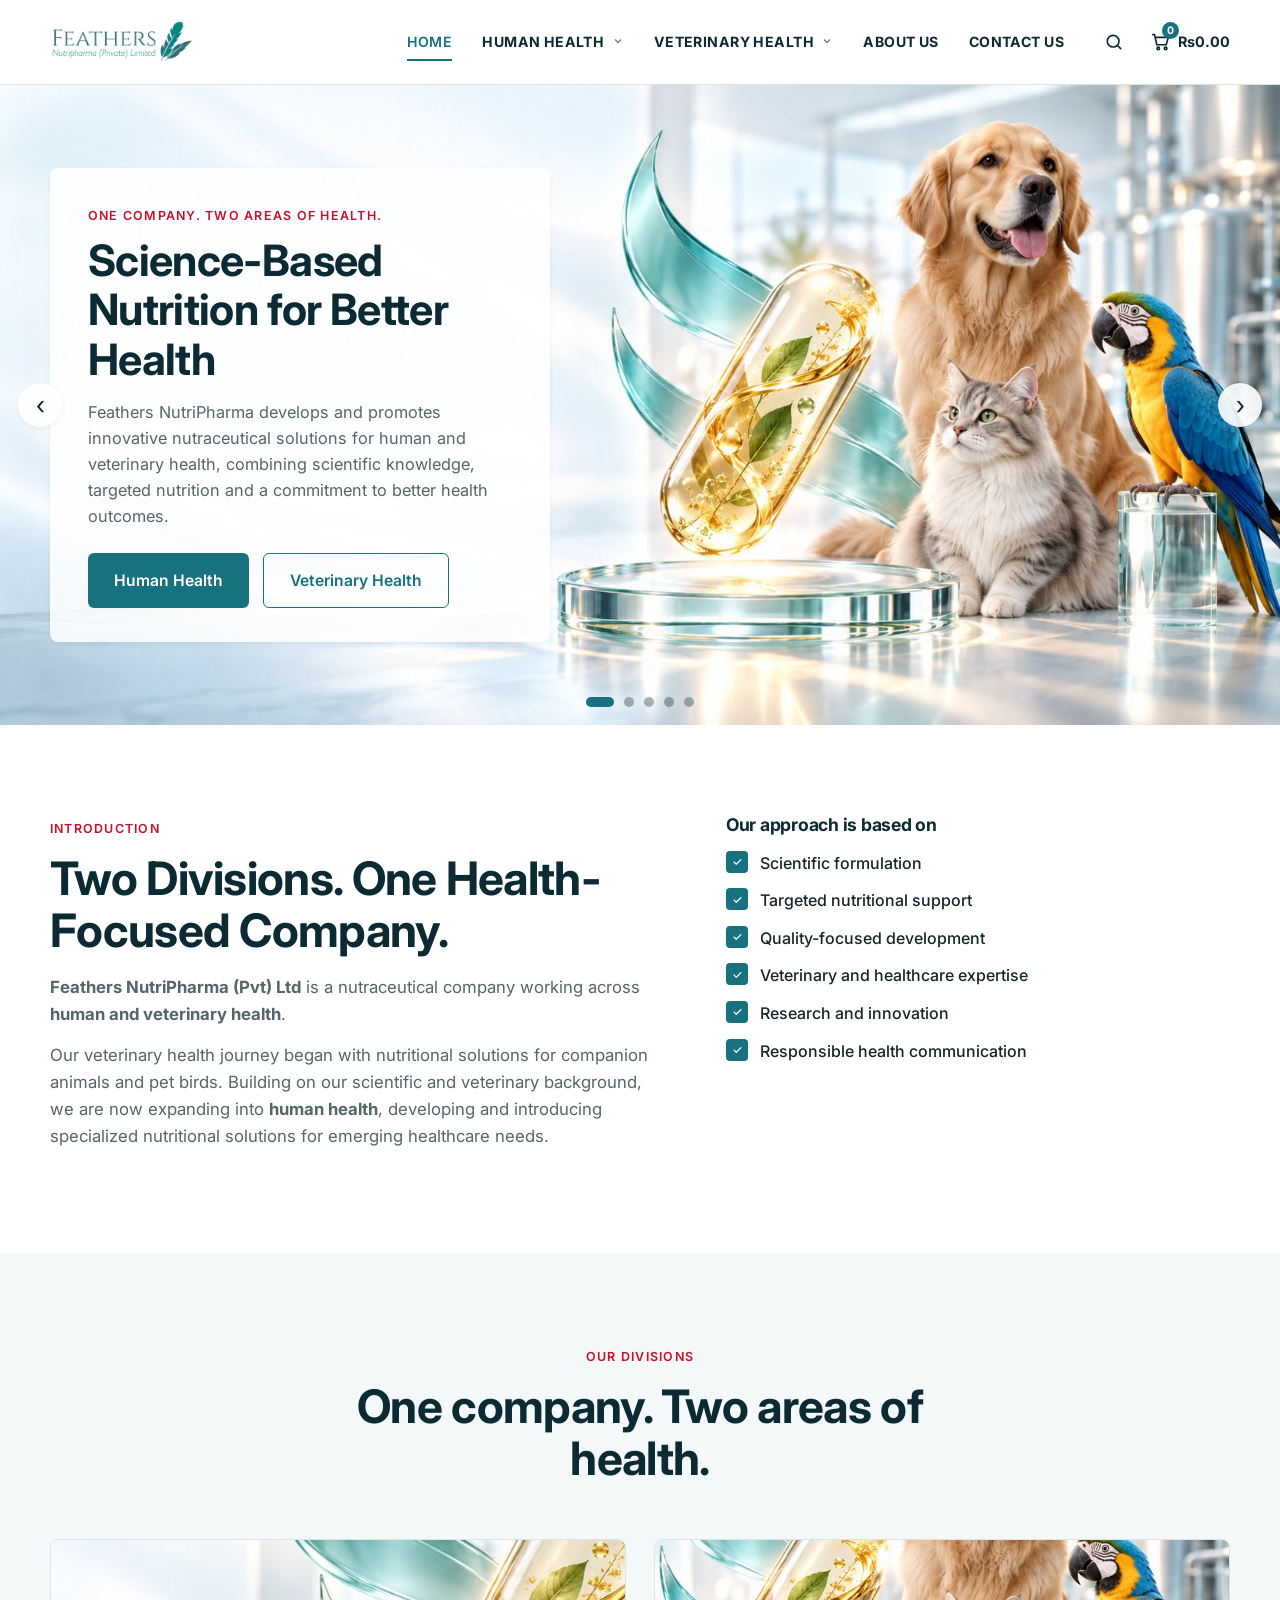
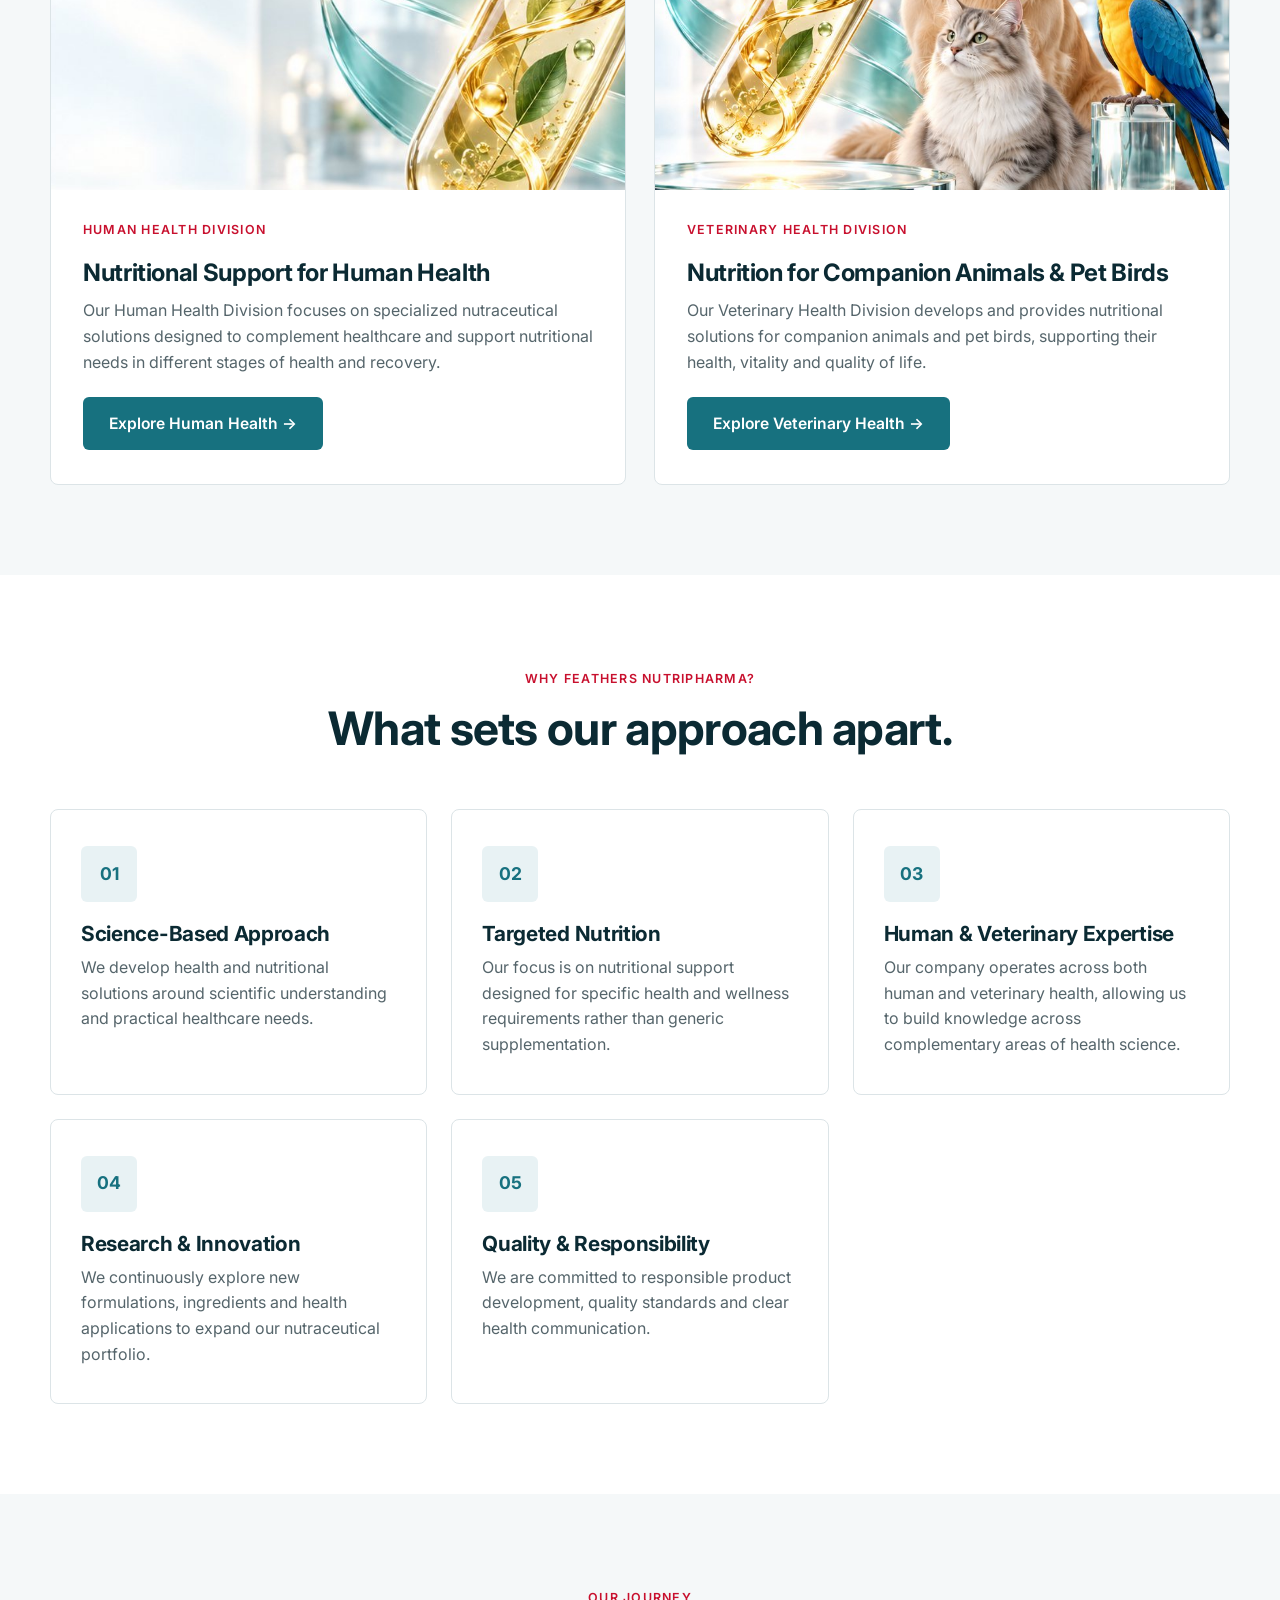
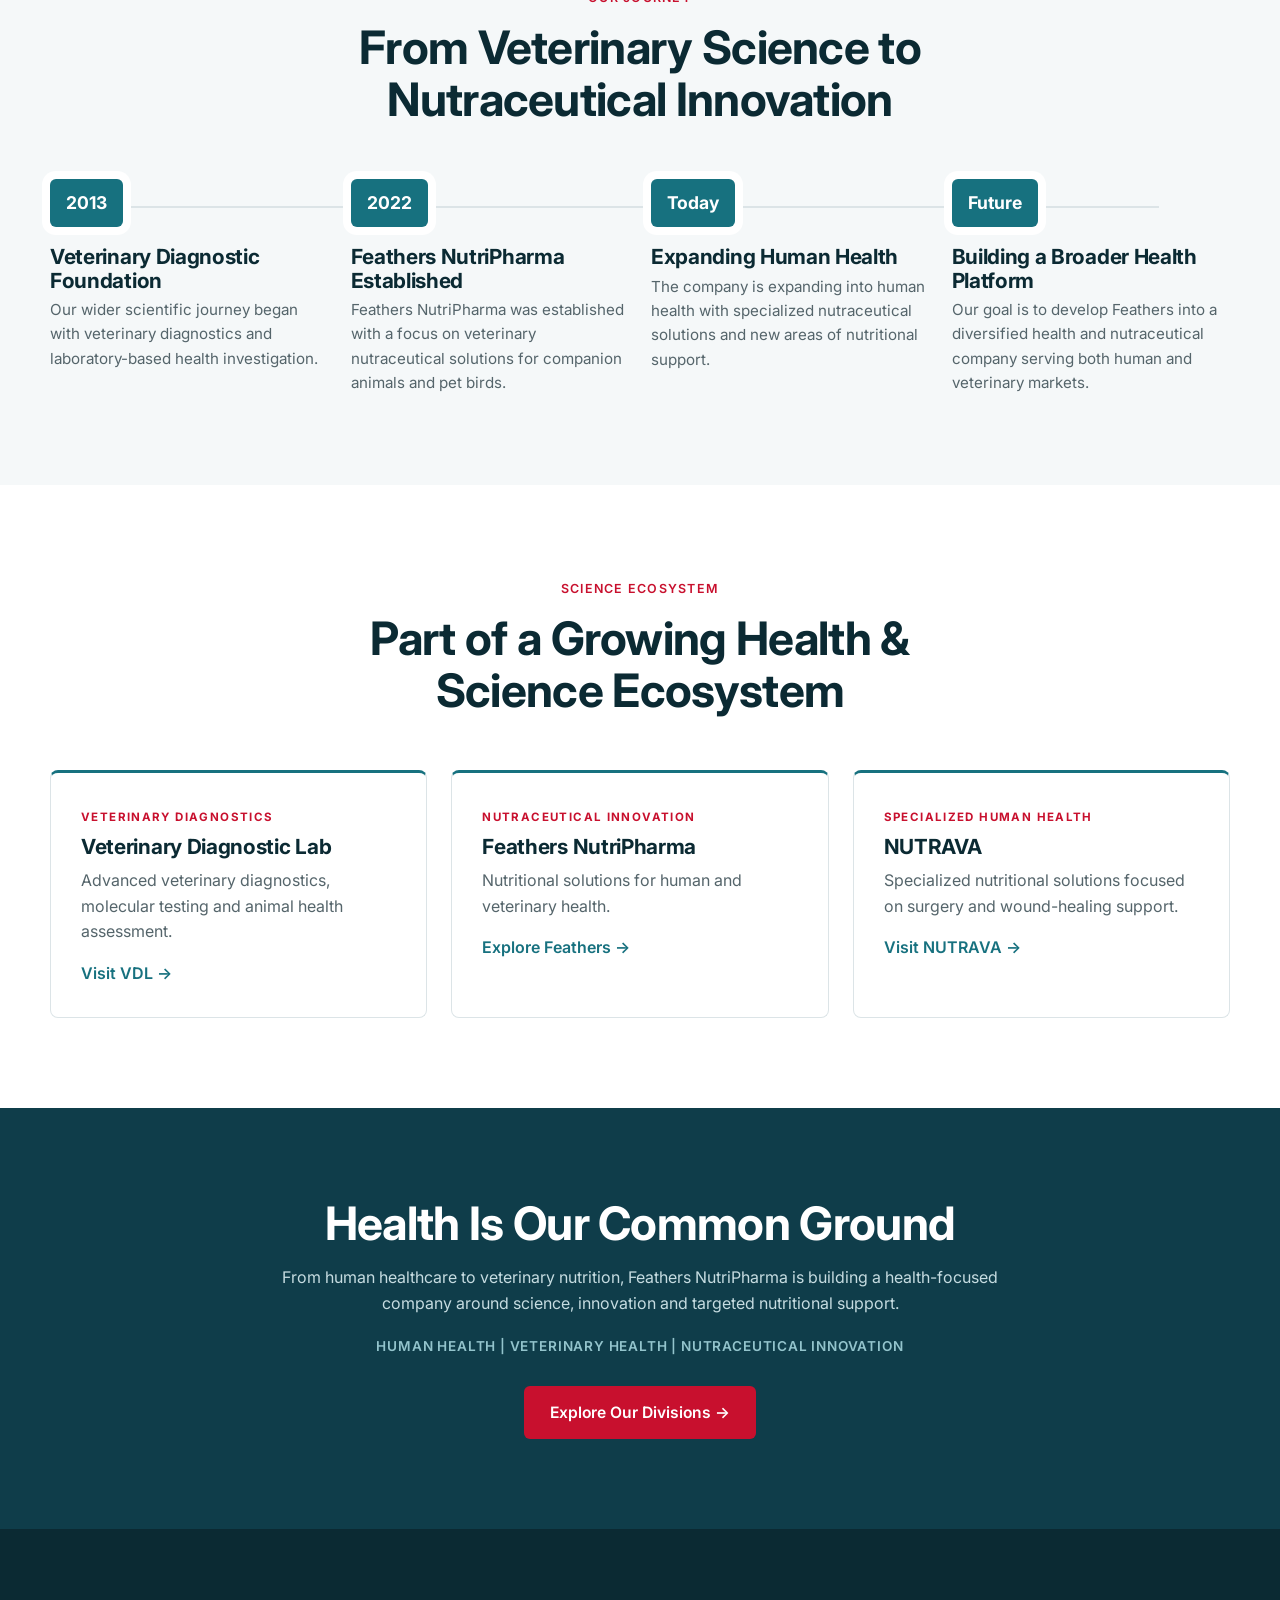
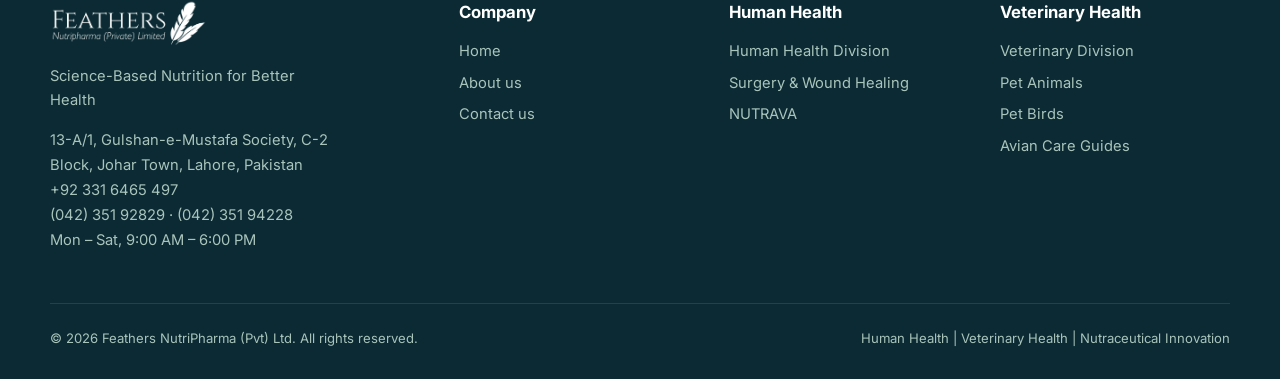
<file: index.html>
<!doctype html>
<html lang="en">
<head>
  <meta charset="utf-8" />
  <meta name="viewport" content="width=device-width, initial-scale=1" />
  <title>Feathers NutriPharma | Science-Based Nutrition for Better Health</title>
  <meta name="description" content="Feathers NutriPharma — nutraceutical solutions for human and veterinary health." />
  <link rel="icon" href="data:image/svg+xml,%3Csvg xmlns='http://www.w3.org/2000/svg' viewBox='0 0 64 64'%3E%3Cpath d='M50 6C30 8 14 24 12 46l-6 12 4 2 6-11c20-2 36-18 38-43z' fill='%230f5c4d'/%3E%3C/svg%3E" />
  <link rel="preconnect" href="https://fonts.googleapis.com" />
  <link rel="preconnect" href="https://fonts.gstatic.com" crossorigin />
  <link href="https://fonts.googleapis.com/css2?family=Fraunces:ital,opsz,wght@0,9..144,400;0,9..144,600;0,9..144,700;1,9..144,400;1,9..144,600&family=Inter:wght@400;500;600;700&display=swap" rel="stylesheet" />
  <link rel="stylesheet" href="css/style.css" />
</head>
<body>
  <header class="header" id="header">
    <div class="container header-inner">
      <a href="index.html" class="logo" aria-label="Feathers NutriPharma home"><img class="logo-img" src="images/logo.png" alt="Feathers NutriPharma (Private) Limited"></a>
      <nav class="nav" id="nav">
        <a href="index.html" class="active" aria-current="page">Home</a>
        <div class="has-sub">
          <a href="human-health.html">Human Health <svg class="chev" viewBox="0 0 24 24" width="12" height="12" fill="none" stroke="currentColor" stroke-width="2.5"><path d="M6 9l6 6 6-6"/></svg></a>
          <div class="sub"><a href="human-health.html">Human Health Division</a><a href="surgery-wound-healing.html">Surgery &amp; Wound Healing</a><a href="#" data-nutrava>NUTRAVA</a></div>
        </div>
        <div class="has-sub">
          <a href="veterinary-health.html">Veterinary Health <svg class="chev" viewBox="0 0 24 24" width="12" height="12" fill="none" stroke="currentColor" stroke-width="2.5"><path d="M6 9l6 6 6-6"/></svg></a>
          <div class="sub"><a href="veterinary-health.html">Veterinary Division</a><a href="pet-animals.html">Pet Animals</a><a href="pet-birds.html">Pet Birds</a><a href="products.html">Shop Products</a></div>
        </div>
        <a href="about.html">About us</a>
        <a href="contact.html">Contact us</a>
      </nav>
      <div class="head-tools">
        <button class="icon-btn" id="searchBtn" aria-label="Search products"><svg viewBox="0 0 24 24" width="20" height="20" fill="none" stroke="currentColor" stroke-width="2" stroke-linecap="round"><circle cx="11" cy="11" r="7"/><path d="M20 20l-3.5-3.5"/></svg></button>
        <a class="cart" href="products.html" aria-label="Shopping cart"><svg viewBox="0 0 24 24" width="22" height="22" fill="none" stroke="currentColor" stroke-width="1.8" stroke-linecap="round" stroke-linejoin="round"><path d="M3 4h2l2.4 11h10.2L20 7H6.2"/><circle cx="9" cy="19" r="1.4"/><circle cx="17" cy="19" r="1.4"/></svg><span class="cart-count">0</span><b>Rs0.00</b></a>
      </div>
      <button class="menu-toggle" id="menuToggle" aria-label="Open menu"><span></span><span></span><span></span></button>
    </div>
  </header>
  <div class="search-overlay" id="searchOverlay" aria-hidden="true">
    <div class="search-box">
      <button class="search-close" id="searchClose" aria-label="Close search">×</button>
      <input id="searchInput" type="search" placeholder="Search our veterinary products" autocomplete="off">
      <div id="searchResults" class="search-results"></div>
    </div>
  </div>

  <section class="slider" id="home" aria-roledescription="carousel" aria-label="Feathers NutriPharma highlights">
    <div class="slides">
      <div class="slide active" style="--img:url(../images/hero-1.jpg)" role="group" aria-label="Slide 1 of 5">
        <div class="container slide-inner"><div class="slide-copy">
          <span class="eyebrow">One company. Two areas of health.</span>
          <h1>Science-Based Nutrition for Better Health</h1>
          <p>Feathers NutriPharma develops and promotes innovative nutraceutical solutions for human and veterinary health, combining scientific knowledge, targeted nutrition and a commitment to better health outcomes.</p>
          <div class="hero-cta"><a href="human-health.html" class="btn btn-primary">Human Health</a><a href="veterinary-health.html" class="btn btn-ghost">Veterinary Health</a></div>
        </div></div>
      </div>
      <div class="slide" style="--img:url(../images/hero-2.jpg)" role="group" aria-label="Slide 2 of 5">
        <div class="container slide-inner"><div class="slide-copy">
          <span class="eyebrow">Human Health Division</span>
          <h2>Advancing Nutrition in Human Healthcare</h2>
          <p>Targeted nutritional solutions designed to support health, recovery and well-being across specialized healthcare needs.</p>
          <div class="hero-cta"><a href="human-health.html" class="btn btn-primary">Explore Human Health</a></div>
        </div></div>
      </div>
      <div class="slide" style="--img:url(../images/hero-1.jpg);--size:150%;--pos:100% 55%" role="group" aria-label="Slide 3 of 5">
        <div class="container slide-inner"><div class="slide-copy">
          <span class="eyebrow">Veterinary Health Division</span>
          <h2>Better Nutrition. Healthier Pets.</h2>
          <p>Science-based veterinary nutraceutical solutions supporting the health and well-being of companion animals and pet birds.</p>
          <div class="hero-cta"><a href="pet-animals.html" class="btn btn-primary">Explore Veterinary Health</a></div>
        </div></div>
      </div>
      <div class="slide" style="--img:url(../images/hero-1.jpg);--size:250%;--pos:100% 45%" role="group" aria-label="Slide 4 of 5">
        <div class="container slide-inner"><div class="slide-copy">
          <span class="eyebrow">Pet Birds</span>
          <h2>Specialized Nutrition for Companion Birds</h2>
          <p>Pet birds have unique nutritional requirements. Our solutions support health, vitality and long-term well-being.</p>
          <div class="hero-cta"><a href="pet-birds.html" class="btn btn-primary">Explore Pet Birds</a></div>
        </div></div>
      </div>
      <div class="slide" style="--img:url(../images/hero-2.jpg);--size:135%;--pos:85% 75%" role="group" aria-label="Slide 5 of 5">
        <div class="container slide-inner"><div class="slide-copy">
          <span class="eyebrow">Science &amp; Innovation</span>
          <h2>Driven by Science. Focused on Health.</h2>
          <p>From veterinary nutrition to emerging human-health solutions, Feathers NutriPharma continues to expand its portfolio through research, innovation and targeted nutritional support.</p>
          <div class="hero-cta"><a href="about.html" class="btn btn-primary">About Feathers NutriPharma</a></div>
        </div></div>
      </div>
    </div>
    <button class="s-nav prev" aria-label="Previous slide">‹</button>
    <button class="s-nav next" aria-label="Next slide">›</button>
    <div class="s-dots" role="tablist"></div>
  </section>

  <section class="section">
    <div class="container intro-grid">
      <div class="reveal">
        <span class="eyebrow">Introduction</span>
        <h2>Two Divisions. One Health-Focused Company.</h2>
        <p class="muted-p"><b>Feathers NutriPharma (Pvt) Ltd</b> is a nutraceutical company working across <b>human and veterinary health</b>.</p>
        <p class="muted-p">Our veterinary health journey began with nutritional solutions for companion animals and pet birds. Building on our scientific and veterinary background, we are now expanding into <b>human health</b>, developing and introducing specialized nutritional solutions for emerging healthcare needs.</p>
      </div>
      <div class="reveal"><h3 class="approach-h">Our approach is based on</h3><ul class="checks cols2"><li>Scientific formulation</li><li>Targeted nutritional support</li><li>Quality-focused development</li><li>Veterinary and healthcare expertise</li><li>Research and innovation</li><li>Responsible health communication</li></ul></div>
    </div>
  </section>

  <section class="section alt" id="divisions">
    <div class="container">
      <div class="section-head center reveal"><span class="eyebrow">Our Divisions</span><h2>One company. Two areas of health.</h2></div>
      <div class="div-grid">
        <article class="div-card reveal">
          <div class="div-img" style="--img:url(../images/hero-2.jpg);--size:230%;--pos:62% 40%"></div>
          <div class="div-body">
            <span class="eyebrow">Human Health Division</span>
            <h3>Nutritional Support for Human Health</h3>
            <p>Our Human Health Division focuses on specialized nutraceutical solutions designed to complement healthcare and support nutritional needs in different stages of health and recovery.</p>
            <a href="human-health.html" class="btn btn-primary">Explore Human Health →</a>
          </div>
        </article>
        <article class="div-card reveal">
          <div class="div-img" style="--img:url(../images/hero-1.jpg);--size:190%;--pos:100% 60%"></div>
          <div class="div-body">
            <span class="eyebrow">Veterinary Health Division</span>
            <h3>Nutrition for Companion Animals &amp; Pet Birds</h3>
            <p>Our Veterinary Health Division develops and provides nutritional solutions for companion animals and pet birds, supporting their health, vitality and quality of life.</p>
            <a href="veterinary-health.html" class="btn btn-primary">Explore Veterinary Health →</a>
          </div>
        </article>
      </div>
    </div>
  </section>

  <section class="section">
    <div class="container">
      <div class="section-head center reveal"><span class="eyebrow">Why Feathers NutriPharma?</span><h2>What sets our approach apart.</h2></div>
      <div class="values-grid five"><div class="value-card reveal"><span class="value-ico">01</span><h3>Science-Based Approach</h3><p>We develop health and nutritional solutions around scientific understanding and practical healthcare needs.</p></div><div class="value-card reveal"><span class="value-ico">02</span><h3>Targeted Nutrition</h3><p>Our focus is on nutritional support designed for specific health and wellness requirements rather than generic supplementation.</p></div><div class="value-card reveal"><span class="value-ico">03</span><h3>Human &amp; Veterinary Expertise</h3><p>Our company operates across both human and veterinary health, allowing us to build knowledge across complementary areas of health science.</p></div><div class="value-card reveal"><span class="value-ico">04</span><h3>Research &amp; Innovation</h3><p>We continuously explore new formulations, ingredients and health applications to expand our nutraceutical portfolio.</p></div><div class="value-card reveal"><span class="value-ico">05</span><h3>Quality &amp; Responsibility</h3><p>We are committed to responsible product development, quality standards and clear health communication.</p></div></div>
    </div>
  </section>

  <section class="section alt">
    <div class="container">
      <div class="section-head center reveal"><span class="eyebrow">Our Journey</span><h2>From Veterinary Science to Nutraceutical Innovation</h2></div>
      <ol class="steps years">
        <li class="reveal"><b>2013</b><h3>Veterinary Diagnostic Foundation</h3><p>Our wider scientific journey began with veterinary diagnostics and laboratory-based health investigation.</p></li>
        <li class="reveal"><b>2022</b><h3>Feathers NutriPharma Established</h3><p>Feathers NutriPharma was established with a focus on veterinary nutraceutical solutions for companion animals and pet birds.</p></li>
        <li class="reveal"><b>Today</b><h3>Expanding Human Health</h3><p>The company is expanding into human health with specialized nutraceutical solutions and new areas of nutritional support.</p></li>
        <li class="reveal"><b>Future</b><h3>Building a Broader Health Platform</h3><p>Our goal is to develop Feathers into a diversified health and nutraceutical company serving both human and veterinary markets.</p></li>
      </ol>
    </div>
  </section>

  <section class="section">
    <div class="container">
      <div class="section-head center reveal"><span class="eyebrow">Science Ecosystem</span><h2>Part of a Growing Health &amp; Science Ecosystem</h2></div>
      <div class="eco-grid">
        <div class="eco-card reveal"><small>Veterinary Diagnostics</small><h3>Veterinary Diagnostic Lab</h3><p>Advanced veterinary diagnostics, molecular testing and animal health assessment.</p><a class="cat-link" href="#" data-vdl>Visit VDL →</a></div>
        <div class="eco-card reveal"><small>Nutraceutical Innovation</small><h3>Feathers NutriPharma</h3><p>Nutritional solutions for human and veterinary health.</p><a class="cat-link" href="about.html">Explore Feathers →</a></div>
        <div class="eco-card reveal"><small>Specialized Human Health</small><h3>NUTRAVA</h3><p>Specialized nutritional solutions focused on surgery and wound-healing support.</p><a class="cat-link" href="#" data-nutrava>Visit NUTRAVA →</a></div>
      </div>
    </div>
  </section>

  <section class="final">
    <div class="container final-inner reveal">
      <h2>Health Is Our Common Ground</h2>
      <p>From human healthcare to veterinary nutrition, Feathers NutriPharma is building a health-focused company around science, innovation and targeted nutritional support.</p>
      <p class="final-line">Human Health | Veterinary Health | Nutraceutical Innovation</p>
      <a href="#divisions" class="btn btn-gold">Explore Our Divisions →</a>
    </div>
  </section>

  <footer class="footer">
    <div class="container footer-inner">
      <div class="footer-brand">
        <a href="index.html" class="logo light" aria-label="Feathers NutriPharma home"><img class="logo-img" src="images/logo-white.png" alt="Feathers NutriPharma (Private) Limited"></a>
        <p>Science-Based Nutrition for Better Health</p>
        <p class="f-contact">13-A/1, Gulshan-e-Mustafa Society, C-2 Block, Johar Town, Lahore, Pakistan<br>+92 331 6465 497<br>(042) 351 92829 · (042) 351 94228<br>Mon – Sat, 9:00 AM – 6:00 PM</p>
      </div>
      <div><h4>Company</h4><a href="index.html">Home</a><a href="about.html">About us</a><a href="contact.html">Contact us</a></div>
      <div><h4>Human Health</h4><a href="human-health.html">Human Health Division</a><a href="surgery-wound-healing.html">Surgery &amp; Wound Healing</a><a href="#" data-nutrava>NUTRAVA</a></div>
      <div><h4>Veterinary Health</h4><a href="veterinary-health.html">Veterinary Division</a><a href="pet-animals.html">Pet Animals</a><a href="pet-birds.html">Pet Birds</a><a href="avian-care.html">Avian Care Guides</a></div>
    </div>
    <div class="container footer-bottom">
      <span>© <span id="year"></span> Feathers NutriPharma (Pvt) Ltd. All rights reserved.</span>
      <span>Human Health | Veterinary Health | Nutraceutical Innovation</span>
    </div>
  </footer>

  <div class="modal" id="modal" aria-hidden="true">
    <div class="modal-backdrop" data-close></div>
    <div class="modal-box" role="dialog" aria-modal="true">
      <button class="modal-close" data-close aria-label="Close">×</button>
      <div id="modalBody"></div>
    </div>
  </div>

  <script src="js/main.js"></script>
</body>
</html>
</file>
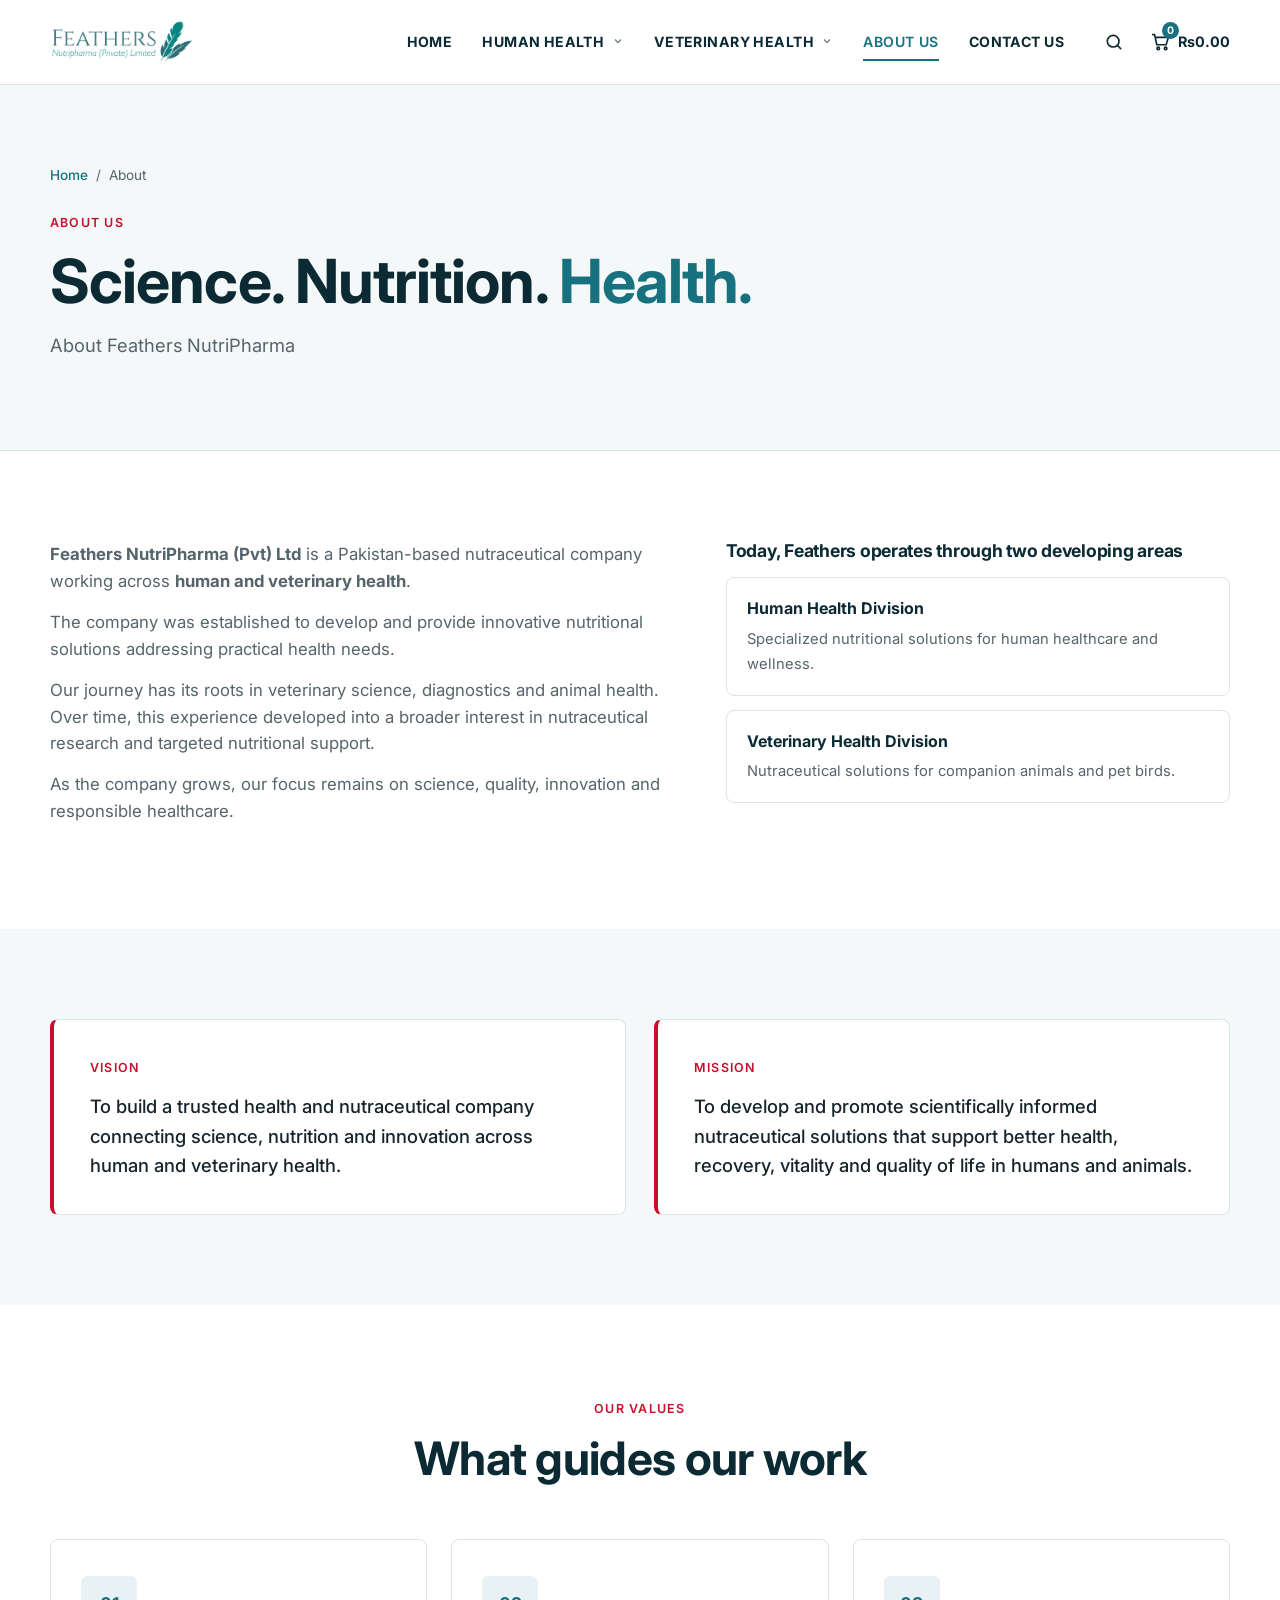
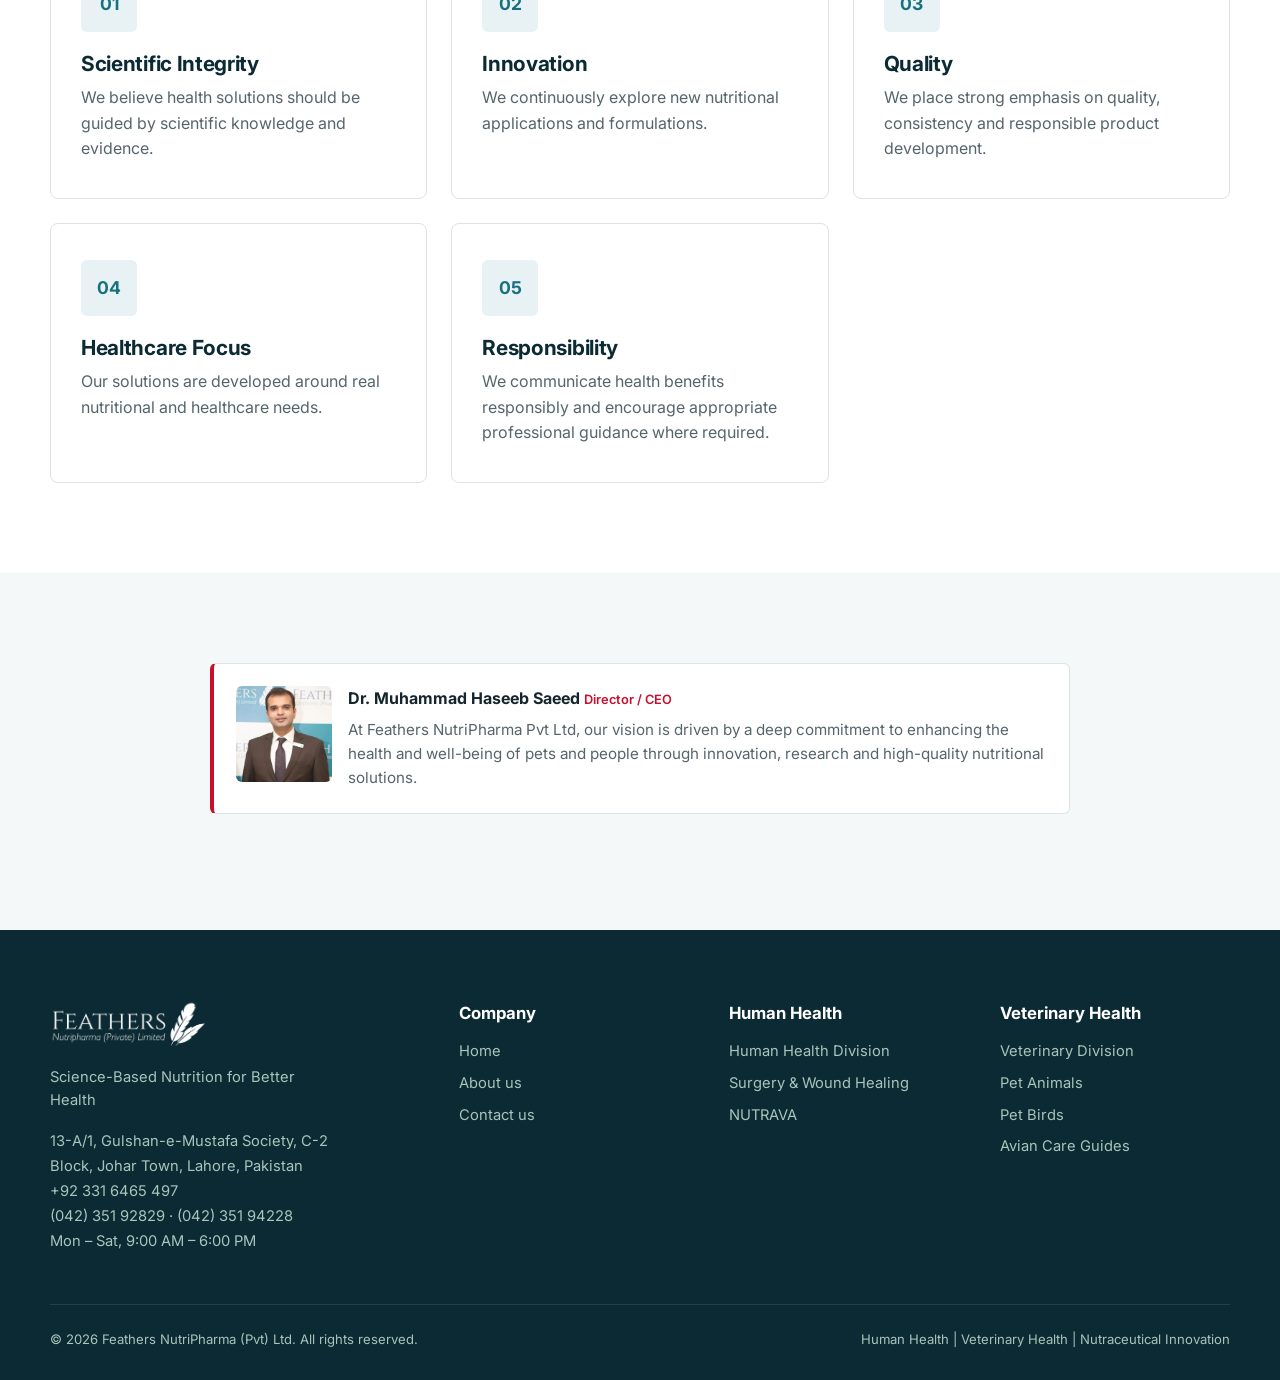
<file: about.html>
<!doctype html>
<html lang="en">
<head>
  <meta charset="utf-8" />
  <meta name="viewport" content="width=device-width, initial-scale=1" />
  <title>About Us | Feathers NutriPharma</title>
  <meta name="description" content="About Feathers NutriPharma — science, nutrition, health." />
  <link rel="icon" href="data:image/svg+xml,%3Csvg xmlns='http://www.w3.org/2000/svg' viewBox='0 0 64 64'%3E%3Cpath d='M50 6C30 8 14 24 12 46l-6 12 4 2 6-11c20-2 36-18 38-43z' fill='%230f5c4d'/%3E%3C/svg%3E" />
  <link rel="preconnect" href="https://fonts.googleapis.com" />
  <link rel="preconnect" href="https://fonts.gstatic.com" crossorigin />
  <link href="https://fonts.googleapis.com/css2?family=Fraunces:ital,opsz,wght@0,9..144,400;0,9..144,600;0,9..144,700;1,9..144,400;1,9..144,600&family=Inter:wght@400;500;600;700&display=swap" rel="stylesheet" />
  <link rel="stylesheet" href="css/style.css" />
</head>
<body>
  <header class="header" id="header">
    <div class="container header-inner">
      <a href="index.html" class="logo" aria-label="Feathers NutriPharma home"><img class="logo-img" src="images/logo.png" alt="Feathers NutriPharma (Private) Limited"></a>
      <nav class="nav" id="nav">
        <a href="index.html">Home</a>
        <div class="has-sub">
          <a href="human-health.html">Human Health <svg class="chev" viewBox="0 0 24 24" width="12" height="12" fill="none" stroke="currentColor" stroke-width="2.5"><path d="M6 9l6 6 6-6"/></svg></a>
          <div class="sub"><a href="human-health.html">Human Health Division</a><a href="surgery-wound-healing.html">Surgery &amp; Wound Healing</a><a href="#" data-nutrava>NUTRAVA</a></div>
        </div>
        <div class="has-sub">
          <a href="veterinary-health.html">Veterinary Health <svg class="chev" viewBox="0 0 24 24" width="12" height="12" fill="none" stroke="currentColor" stroke-width="2.5"><path d="M6 9l6 6 6-6"/></svg></a>
          <div class="sub"><a href="veterinary-health.html">Veterinary Division</a><a href="pet-animals.html">Pet Animals</a><a href="pet-birds.html">Pet Birds</a><a href="products.html">Shop Products</a></div>
        </div>
        <a href="about.html" class="active" aria-current="page">About us</a>
        <a href="contact.html">Contact us</a>
      </nav>
      <div class="head-tools">
        <button class="icon-btn" id="searchBtn" aria-label="Search products"><svg viewBox="0 0 24 24" width="20" height="20" fill="none" stroke="currentColor" stroke-width="2" stroke-linecap="round"><circle cx="11" cy="11" r="7"/><path d="M20 20l-3.5-3.5"/></svg></button>
        <a class="cart" href="products.html" aria-label="Shopping cart"><svg viewBox="0 0 24 24" width="22" height="22" fill="none" stroke="currentColor" stroke-width="1.8" stroke-linecap="round" stroke-linejoin="round"><path d="M3 4h2l2.4 11h10.2L20 7H6.2"/><circle cx="9" cy="19" r="1.4"/><circle cx="17" cy="19" r="1.4"/></svg><span class="cart-count">0</span><b>Rs0.00</b></a>
      </div>
      <button class="menu-toggle" id="menuToggle" aria-label="Open menu"><span></span><span></span><span></span></button>
    </div>
  </header>
  <div class="search-overlay" id="searchOverlay" aria-hidden="true">
    <div class="search-box">
      <button class="search-close" id="searchClose" aria-label="Close search">×</button>
      <input id="searchInput" type="search" placeholder="Search our veterinary products" autocomplete="off">
      <div id="searchResults" class="search-results"></div>
    </div>
  </div>

  <section class="page-hero">
    <div class="container">
      <nav class="crumbs" aria-label="Breadcrumb"><a href="index.html">Home</a><span>/</span><span>About</span></nav>
      <span class="eyebrow">About us</span>
      <h1>Science. Nutrition. <em>Health.</em></h1>
      <p class="lead">About Feathers NutriPharma</p>
    </div>
  </section>

  <section class="section">
    <div class="container intro-grid">
      <div class="reveal">
        <p class="muted-p"><b>Feathers NutriPharma (Pvt) Ltd</b> is a Pakistan-based nutraceutical company working across <b>human and veterinary health</b>.</p>
        <p class="muted-p">The company was established to develop and provide innovative nutritional solutions addressing practical health needs.</p>
        <p class="muted-p">Our journey has its roots in veterinary science, diagnostics and animal health. Over time, this experience developed into a broader interest in nutraceutical research and targeted nutritional support.</p>
        <p class="muted-p">As the company grows, our focus remains on science, quality, innovation and responsible healthcare.</p>
      </div>
      <div class="reveal"><h3 class="approach-h">Today, Feathers operates through two developing areas</h3>
        <div class="pair stack"><a class="mini" href="human-health.html"><b>Human Health Division</b><span>Specialized nutritional solutions for human healthcare and wellness.</span></a><a class="mini" href="veterinary-health.html"><b>Veterinary Health Division</b><span>Nutraceutical solutions for companion animals and pet birds.</span></a></div>
      </div>
    </div>
  </section>
  <section class="section alt">
    <div class="container">
      <div class="vm-grid">
        <div class="vm reveal"><span class="eyebrow">Vision</span><p>To build a trusted health and nutraceutical company connecting science, nutrition and innovation across human and veterinary health.</p></div>
        <div class="vm reveal"><span class="eyebrow">Mission</span><p>To develop and promote scientifically informed nutraceutical solutions that support better health, recovery, vitality and quality of life in humans and animals.</p></div>
      </div>
    </div>
  </section>
  <section class="section">
    <div class="container">
      <div class="section-head center reveal"><span class="eyebrow">Our Values</span><h2>What guides our work</h2></div>
      <div class="values-grid five"><div class="value-card reveal"><span class="value-ico">01</span><h3>Scientific Integrity</h3><p>We believe health solutions should be guided by scientific knowledge and evidence.</p></div><div class="value-card reveal"><span class="value-ico">02</span><h3>Innovation</h3><p>We continuously explore new nutritional applications and formulations.</p></div><div class="value-card reveal"><span class="value-ico">03</span><h3>Quality</h3><p>We place strong emphasis on quality, consistency and responsible product development.</p></div><div class="value-card reveal"><span class="value-ico">04</span><h3>Healthcare Focus</h3><p>Our solutions are developed around real nutritional and healthcare needs.</p></div><div class="value-card reveal"><span class="value-ico">05</span><h3>Responsibility</h3><p>We communicate health benefits responsibly and encourage appropriate professional guidance where required.</p></div></div>
    </div>
  </section>
  <section class="section alt">
    <div class="container narrow">
      <div class="ceo reveal">
        <img class="ceo-photo" src="images/ceo.webp" alt="Dr. Muhammad Haseeb Saeed">
        <div><b>Dr. Muhammad Haseeb Saeed</b> <small>Director / CEO</small>
        <p>At Feathers NutriPharma Pvt Ltd, our vision is driven by a deep commitment to enhancing the health and well-being of pets and people through innovation, research and high-quality nutritional solutions.</p></div>
      </div>
    </div>
  </section>

  <footer class="footer">
    <div class="container footer-inner">
      <div class="footer-brand">
        <a href="index.html" class="logo light" aria-label="Feathers NutriPharma home"><img class="logo-img" src="images/logo-white.png" alt="Feathers NutriPharma (Private) Limited"></a>
        <p>Science-Based Nutrition for Better Health</p>
        <p class="f-contact">13-A/1, Gulshan-e-Mustafa Society, C-2 Block, Johar Town, Lahore, Pakistan<br>+92 331 6465 497<br>(042) 351 92829 · (042) 351 94228<br>Mon – Sat, 9:00 AM – 6:00 PM</p>
      </div>
      <div><h4>Company</h4><a href="index.html">Home</a><a href="about.html">About us</a><a href="contact.html">Contact us</a></div>
      <div><h4>Human Health</h4><a href="human-health.html">Human Health Division</a><a href="surgery-wound-healing.html">Surgery &amp; Wound Healing</a><a href="#" data-nutrava>NUTRAVA</a></div>
      <div><h4>Veterinary Health</h4><a href="veterinary-health.html">Veterinary Division</a><a href="pet-animals.html">Pet Animals</a><a href="pet-birds.html">Pet Birds</a><a href="avian-care.html">Avian Care Guides</a></div>
    </div>
    <div class="container footer-bottom">
      <span>© <span id="year"></span> Feathers NutriPharma (Pvt) Ltd. All rights reserved.</span>
      <span>Human Health | Veterinary Health | Nutraceutical Innovation</span>
    </div>
  </footer>

  <div class="modal" id="modal" aria-hidden="true">
    <div class="modal-backdrop" data-close></div>
    <div class="modal-box" role="dialog" aria-modal="true">
      <button class="modal-close" data-close aria-label="Close">×</button>
      <div id="modalBody"></div>
    </div>
  </div>

  <script src="js/main.js"></script>
</body>
</html>
</file>
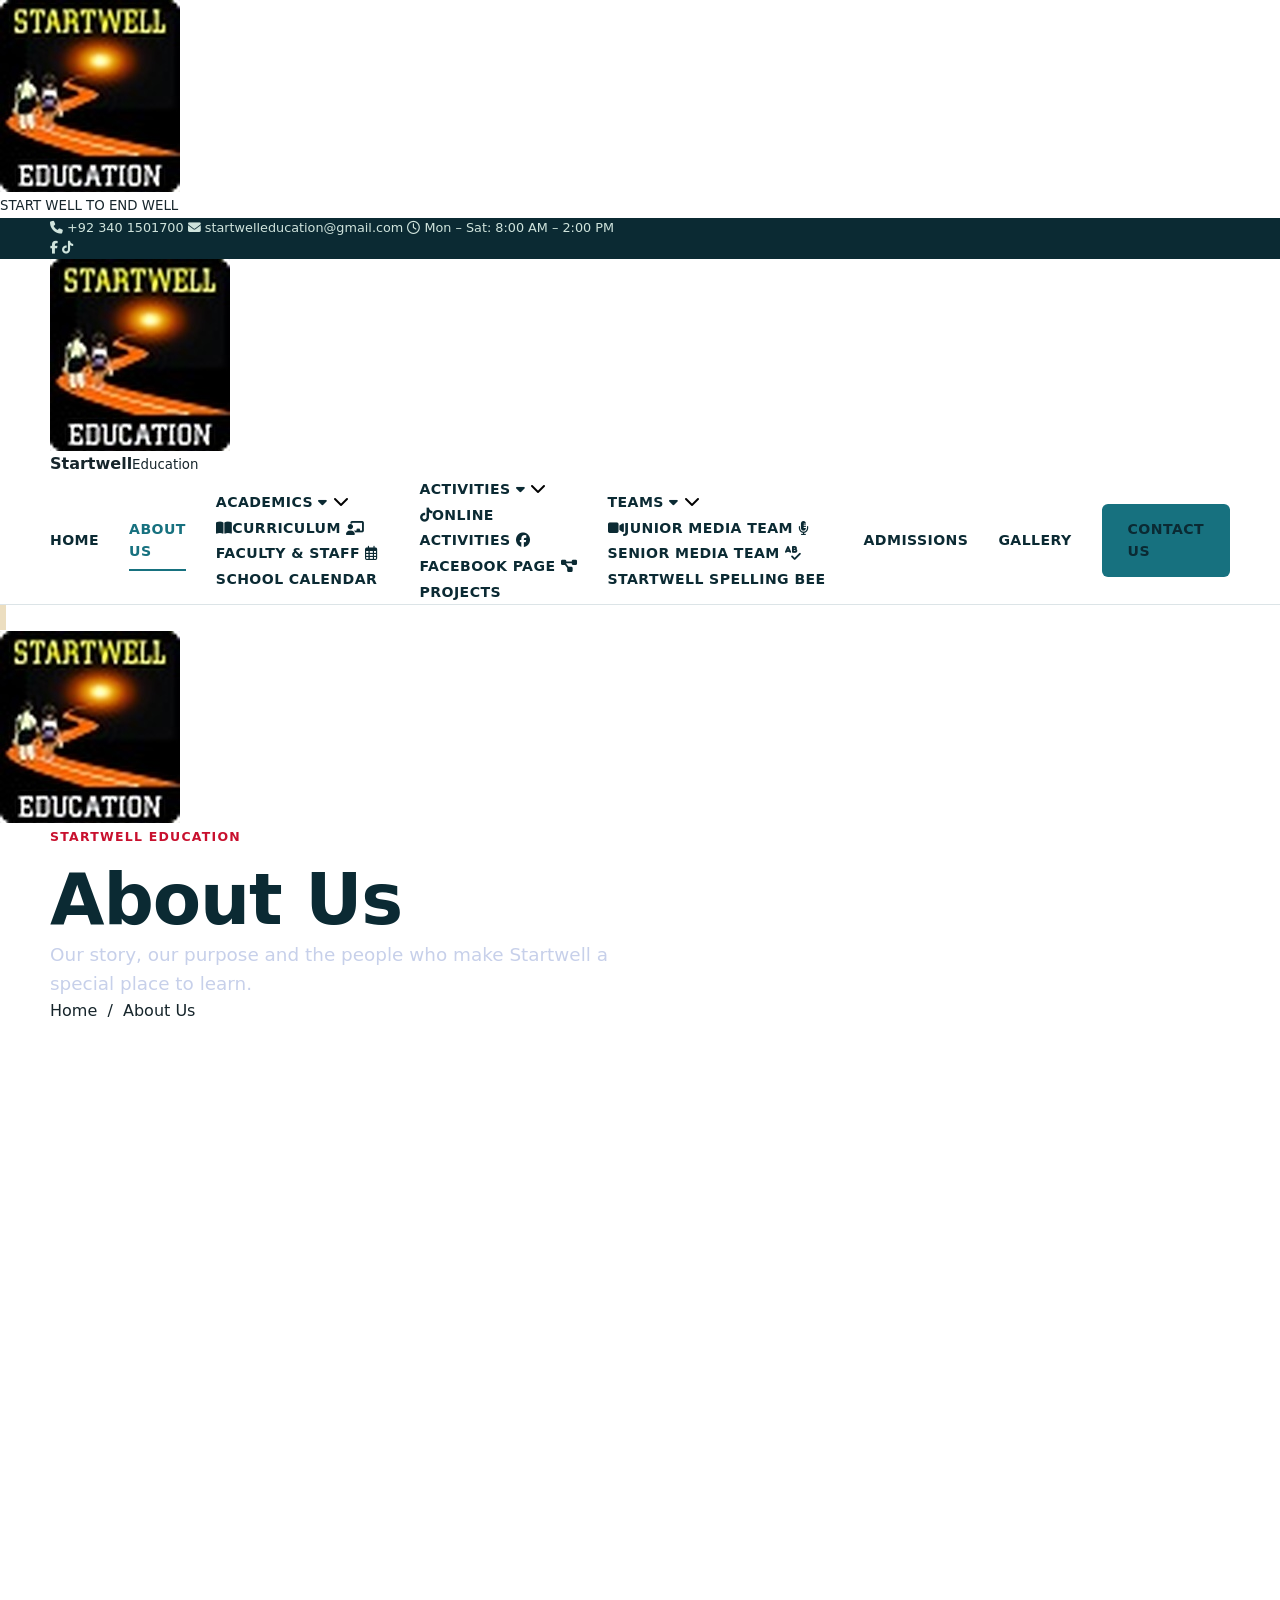
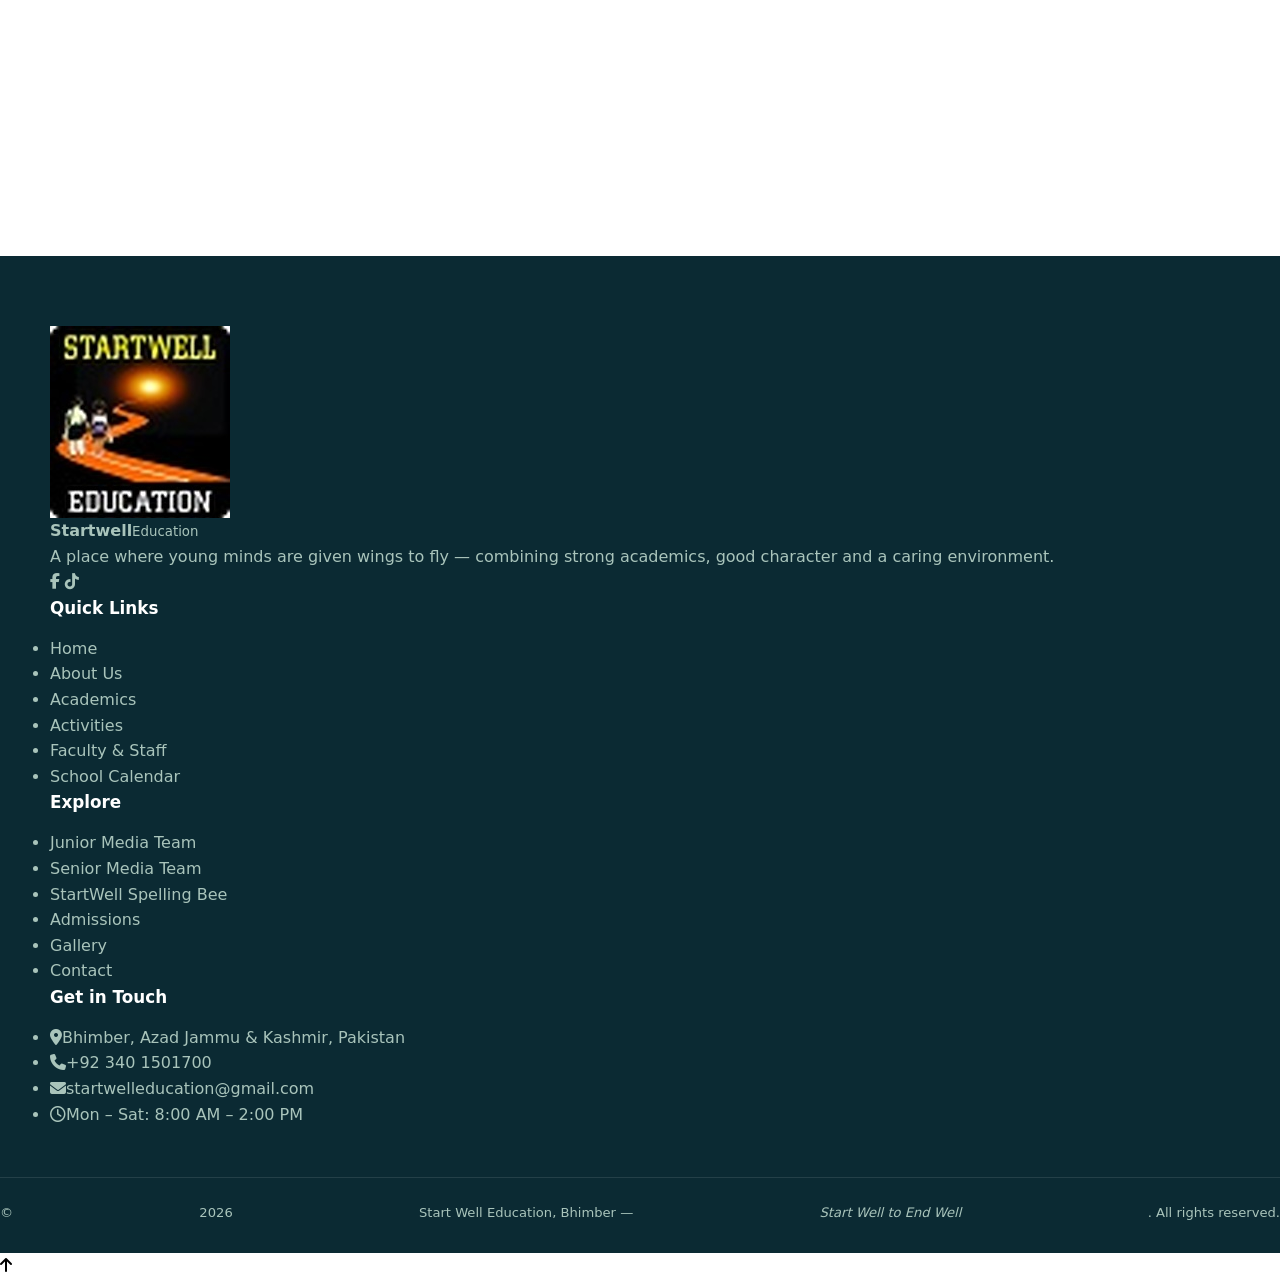
<file: aboutus.html>
<!DOCTYPE html>
<html lang="en">
<head>
<meta charset="UTF-8">
<meta name="viewport" content="width=device-width, initial-scale=1.0">
<title>About Us | Startwell Education</title>
<meta name="description" content="Learn about Startwell Education — our mission, vision, values, leadership and campus.">
<link rel="icon" href="images/logo.jpg">
<link rel="preconnect" href="https://fonts.googleapis.com">
<link rel="preconnect" href="https://fonts.gstatic.com" crossorigin>
<link href="https://fonts.googleapis.com/css2?family=Fraunces:ital,opsz,wght@0,9..144,600;0,9..144,700;1,9..144,600&family=Plus+Jakarta+Sans:wght@400;500;600;700;800&display=swap" rel="stylesheet">
<link rel="stylesheet" href="https://cdnjs.cloudflare.com/ajax/libs/font-awesome/6.5.2/css/all.min.css">
<link rel="stylesheet" href="css/style.css">
</head>
<body>
<div class="preloader"><div class="pl-inner"><img src="images/logo.jpg" alt=""><div class="pl-bar"></div><small>START WELL TO END WELL</small></div></div>
<div class="scroll-progress"></div>
<div class="topbar">
  <div class="container">
    <div>
      <span><i class="fa-solid fa-phone"></i> +92 340 1501700</span>
      <span class="hide-sm"><i class="fa-solid fa-envelope"></i> startwelleducation@gmail.com</span>
      <span class="hide-sm"><i class="fa-regular fa-clock"></i> Mon – Sat: 8:00 AM – 2:00 PM</span>
    </div>
    <div class="socials">
      <a href="https://www.facebook.com/startwell.educationbhimber/" target="_blank" rel="noopener" aria-label="Facebook"><i class="fa-brands fa-facebook-f"></i></a>
      <a href="https://www.tiktok.com/@startwell.edu" target="_blank" rel="noopener" aria-label="TikTok"><i class="fa-brands fa-tiktok"></i></a>
    </div>
  </div>
</div>
<header class="header">
  <div class="container">
    <a href="index.html" class="brand">
      <img src="images/logo.jpg" alt="Startwell Education logo">
      <div class="brand-text"><strong>Startwell</strong><small>Education</small></div>
    </a>
    <nav class="nav">
      <button class="menu-toggle nav-close" aria-label="Close menu"><i class="fa-solid fa-xmark"></i></button>
      <a href="index.html">Home</a>
      <a href="aboutus.html" class="active">About Us</a>
      <div class="nav-item">
        <a href="academics.html">Academics <i class="fa-solid fa-caret-down caret"></i></a>
        <button class="sub-toggle" aria-label="Show Academics pages"><i class="fa-solid fa-chevron-down"></i></button>
        <div class="dropdown">
          <a href="curriculum.html"><i class="fa-solid fa-book-open"></i>Curriculum</a>
          <a href="faculty.html"><i class="fa-solid fa-chalkboard-user"></i>Faculty &amp; Staff</a>
          <a href="calendar.html"><i class="fa-regular fa-calendar-days"></i>School Calendar</a>
        </div>
      </div>
      <div class="nav-item">
        <a href="activities.html">Activities <i class="fa-solid fa-caret-down caret"></i></a>
        <button class="sub-toggle" aria-label="Show Activities pages"><i class="fa-solid fa-chevron-down"></i></button>
        <div class="dropdown">
          <a href="online-activities.html"><i class="fa-brands fa-tiktok"></i>Online Activities</a>
          <a href="facebook.html"><i class="fa-brands fa-facebook"></i>Facebook Page</a>
          <a href="projects.html"><i class="fa-solid fa-diagram-project"></i>Projects</a>
        </div>
      </div>
      <div class="nav-item">
        <a href="teams.html">Teams <i class="fa-solid fa-caret-down caret"></i></a>
        <button class="sub-toggle" aria-label="Show Teams pages"><i class="fa-solid fa-chevron-down"></i></button>
        <div class="dropdown">
          <a href="junior-media-team.html"><i class="fa-solid fa-video"></i>Junior Media Team</a>
          <a href="senior-media-team.html"><i class="fa-solid fa-microphone-lines"></i>Senior Media Team</a>
          <a href="spelling-bee.html"><i class="fa-solid fa-spell-check"></i>StartWell Spelling Bee</a>
        </div>
      </div>
      <a href="admissions.html">Admissions</a>
      <a href="gallery.html">Gallery</a>
      <a href="contact.html" class="btn btn-primary">Contact Us</a>
    </nav>
    <button class="menu-toggle" aria-label="Open menu"><i class="fa-solid fa-bars"></i></button>
  </div>
</header>
<section class="page-banner">
  <div class="banner-art" aria-hidden="true"><span class="r1"></span><span class="r2"></span><img src="images/logo.jpg" alt=""></div>
  <div class="container">
    <span class="eyebrow" style="color:var(--gold)">Startwell Education</span>
    <h1>About Us</h1>
    <p class="lead" style="color:#c7d0ea;max-width:620px">Our story, our purpose and the people who make Startwell a special place to learn.</p>
    <div class="breadcrumb"><a href="index.html">Home</a> &nbsp;/&nbsp; About Us</div>
  </div>
</section>
<section>
  <div class="container grid-2">
    <div class="reveal">
      <span class="eyebrow">Who We Are</span>
      <h2>An institution built on care, quality and character</h2>
      <p class="lead">Startwell Education was founded with one purpose — to give every child in our community access to quality education in an environment of love, discipline and respect.</p>
      <p>From our earliest classes to board-exam preparation, we combine modern teaching methods with strong moral values. Our purpose-built campus, dedicated faculty and close partnership with parents create a school where children are known, guided and encouraged to reach their full potential.</p>
      <ul class="checklist">
        <li><i class="fa-solid fa-check"></i> Student-centred, activity-based learning</li>
        <li><i class="fa-solid fa-check"></i> Small class sizes and individual attention</li>
        <li><i class="fa-solid fa-check"></i> Focus on English communication and confidence</li>
      </ul>
    </div>
    <div class="collage reveal"><figure class="c1"><img src="images/group-photo.jpg" alt="Students and staff" loading="lazy"></figure><figure class="c2"><img src="images/back-to-school.jpg" alt="Back to school" loading="lazy"></figure><figure class="c3"><img src="images/welcome-ceremony.jpg" alt="Welcome ceremony" loading="lazy"></figure><figure class="c4"><img src="images/principal-speech.jpg" alt="Principal speech" loading="lazy"></figure><div class="float-badge"><i class="fa-solid fa-heart"></i><div><strong>Caring Community</strong><small>Students · Parents · Teachers</small></div></div></div>
  </div>
</section>

<section class="bg-white">
  <div class="container">
    <div class="section-head center reveal">
      <span class="eyebrow">Our Purpose</span>
      <h2>Mission, Vision &amp; Values</h2>
    </div>
    <div class="grid-3">
      <div class="card reveal"><div class="icon"><i class="fa-solid fa-bullseye"></i></div><h3>Our Mission</h3><p>To provide affordable, high-quality education that develops knowledge, skills and character, preparing students to succeed and to serve.</p></div>
      <div class="card navy reveal d1"><div class="icon"><i class="fa-solid fa-eye"></i></div><h3>Our Vision</h3><p>To be the most trusted school in our region — known for academic excellence, strong values and confident, responsible young citizens.</p></div>
      <div class="card reveal d2"><div class="icon"><i class="fa-solid fa-gem"></i></div><h3>Our Values</h3><p>Honesty, respect, hard work, kindness and a lifelong love for learning guide everything we do.</p></div>
    </div>
  </div>
</section>

<section class="bg-navy">
  <div class="container principal">
    <div class="principal-photo reveal">
      <img src="images/principal.jpg" alt="Ali Hussain, Principal of Start Well Education">
      <div class="tag"><strong>Ali Hussain</strong><small>Principal &amp; Managing Director</small></div>
    </div>
    <div class="reveal d1">
      <span class="eyebrow" style="color:var(--gold)">Leadership</span>
      <h2>A word from our Principal</h2>
      <blockquote>“Every child carries a unique spark. Our job is to protect it, nurture it and help it shine. With the trust of our parents and the dedication of our teachers, we are building a school our community can be proud of.”</blockquote>
      <p style="margin-top:24px;color:#b8c3e3">We believe in open communication with parents, continuous improvement for teachers and high — yet caring — expectations for every student.</p>
      <div class="signature">— Ali Hussain, Principal &amp; Managing Director</div><a href="faculty.html#principal" class="btn btn-primary" style="margin-top:20px">View Principal&#39;s Profile <i class="fa-solid fa-arrow-right"></i></a>
    </div>
  </div>
</section>

<section>
  <div class="container">
    <div class="section-head center reveal">
      <span class="eyebrow">Our Journey</span>
      <h2>Growing together, step by step</h2>
    </div>
    <div class="timeline">
      <div class="t-item reveal"><div class="year">The Beginning</div><h3>A small school with a big dream</h3><p>Startwell Education began with a handful of classes and a clear goal: quality education for every child.</p></div>
      <div class="t-item reveal"><div class="year">Growth</div><h3>Trust of our community</h3><p>Families saw results — and student numbers grew year after year through word of mouth.</p></div>
      <div class="t-item reveal"><div class="year">New Campus</div><h3>A purpose-built building</h3><p>We moved into our spacious three-storey campus with modern classrooms and labs.</p></div>
      <div class="t-item reveal"><div class="year">Today</div><h3>Looking ahead</h3><p>We continue to invest in teachers, technology and facilities to give students the best start in life.</p></div>
    </div>
  </div>
</section>

<section class="bg-white">
  <div class="container">
    <div class="section-head center reveal">
      <span class="eyebrow">Facilities</span>
      <h2>What our campus offers</h2>
    </div>
    <div class="grid-4">
      <div class="card reveal"><div class="icon"><i class="fa-solid fa-school"></i></div><h3>Bright Classrooms</h3><p>Airy, well-lit rooms with large windows.</p></div>
      <div class="card navy reveal d1"><div class="icon"><i class="fa-solid fa-computer"></i></div><h3>Computer Lab</h3><p>Hands-on digital skills from an early age.</p></div>
      <div class="card reveal d2"><div class="icon"><i class="fa-solid fa-book"></i></div><h3>Library</h3><p>Books that build reading habits and imagination.</p></div>
      <div class="card navy reveal d3"><div class="icon"><i class="fa-solid fa-flask-vial"></i></div><h3>Science Lab</h3><p>Experiments that make science come alive.</p></div>
    </div>
  </div>
</section>
<section>
  <div class="container">
    <div class="cta reveal">
      <div>
        <span class="eyebrow" style="color:var(--gold)">Admissions Open</span>
        <h2>Give your child the right start.</h2>
        <p>Seats are limited. Visit our campus, meet our teachers and see why families trust Startwell Education.</p>
      </div>
      <div class="actions">
        <a href="contact.html" class="btn btn-primary">Apply Now <i class="fa-solid fa-arrow-right"></i></a>
        <a href="tel:+923401501700" class="btn btn-outline"><i class="fa-solid fa-phone"></i> Call Us</a>
      </div>
    </div>
  </div>
</section>
<footer class="footer">
  <div class="container">
    <div class="footer-grid">
      <div>
        <a href="index.html" class="brand" style="margin-bottom:18px">
          <img src="images/logo.jpg" alt="Startwell Education logo">
          <div class="brand-text"><strong>Startwell</strong><small>Education</small></div>
        </a>
        <p>A place where young minds are given wings to fly — combining strong academics, good character and a caring environment.</p>
        <div class="socials">
          <a href="https://www.facebook.com/startwell.educationbhimber/" target="_blank" rel="noopener" aria-label="Facebook"><i class="fa-brands fa-facebook-f"></i></a>
          <a href="https://www.tiktok.com/@startwell.edu" target="_blank" rel="noopener" aria-label="TikTok"><i class="fa-brands fa-tiktok"></i></a>
        </div>
      </div>
      <div>
        <h4>Quick Links</h4>
        <ul>
          <li><a href="index.html">Home</a></li>
          <li><a href="aboutus.html">About Us</a></li>
          <li><a href="academics.html">Academics</a></li>
          <li><a href="activities.html">Activities</a></li>
          <li><a href="faculty.html">Faculty &amp; Staff</a></li>
          <li><a href="calendar.html">School Calendar</a></li>
        </ul>
      </div>
      <div>
        <h4>Explore</h4>
        <ul>
          <li><a href="junior-media-team.html">Junior Media Team</a></li>
          <li><a href="senior-media-team.html">Senior Media Team</a></li>
          <li><a href="spelling-bee.html">StartWell Spelling Bee</a></li>
          <li><a href="admissions.html">Admissions</a></li>
          <li><a href="gallery.html">Gallery</a></li>
          <li><a href="contact.html">Contact</a></li>
        </ul>
      </div>
      <div>
        <h4>Get in Touch</h4>
        <ul class="footer-contact">
          <li><i class="fa-solid fa-location-dot"></i><span>Bhimber, Azad Jammu &amp; Kashmir, Pakistan</span></li>
          <li><i class="fa-solid fa-phone"></i><span>+92 340 1501700</span></li>
          <li><i class="fa-solid fa-envelope"></i><span>startwelleducation@gmail.com</span></li>
          <li><i class="fa-regular fa-clock"></i><span>Mon – Sat: 8:00 AM – 2:00 PM</span></li>
        </ul>
      </div>
    </div>
  </div>
  <div class="footer-bottom">© <span class="year-now">2026</span> Start Well Education, Bhimber — <em>Start Well to End Well</em>. All rights reserved.</div>
</footer>
<button class="to-top" aria-label="Back to top"><i class="fa-solid fa-arrow-up"></i></button>
<script src="js/config.js"></script>
<script src="js/main.js"></script>
</body>
</html>
</file>
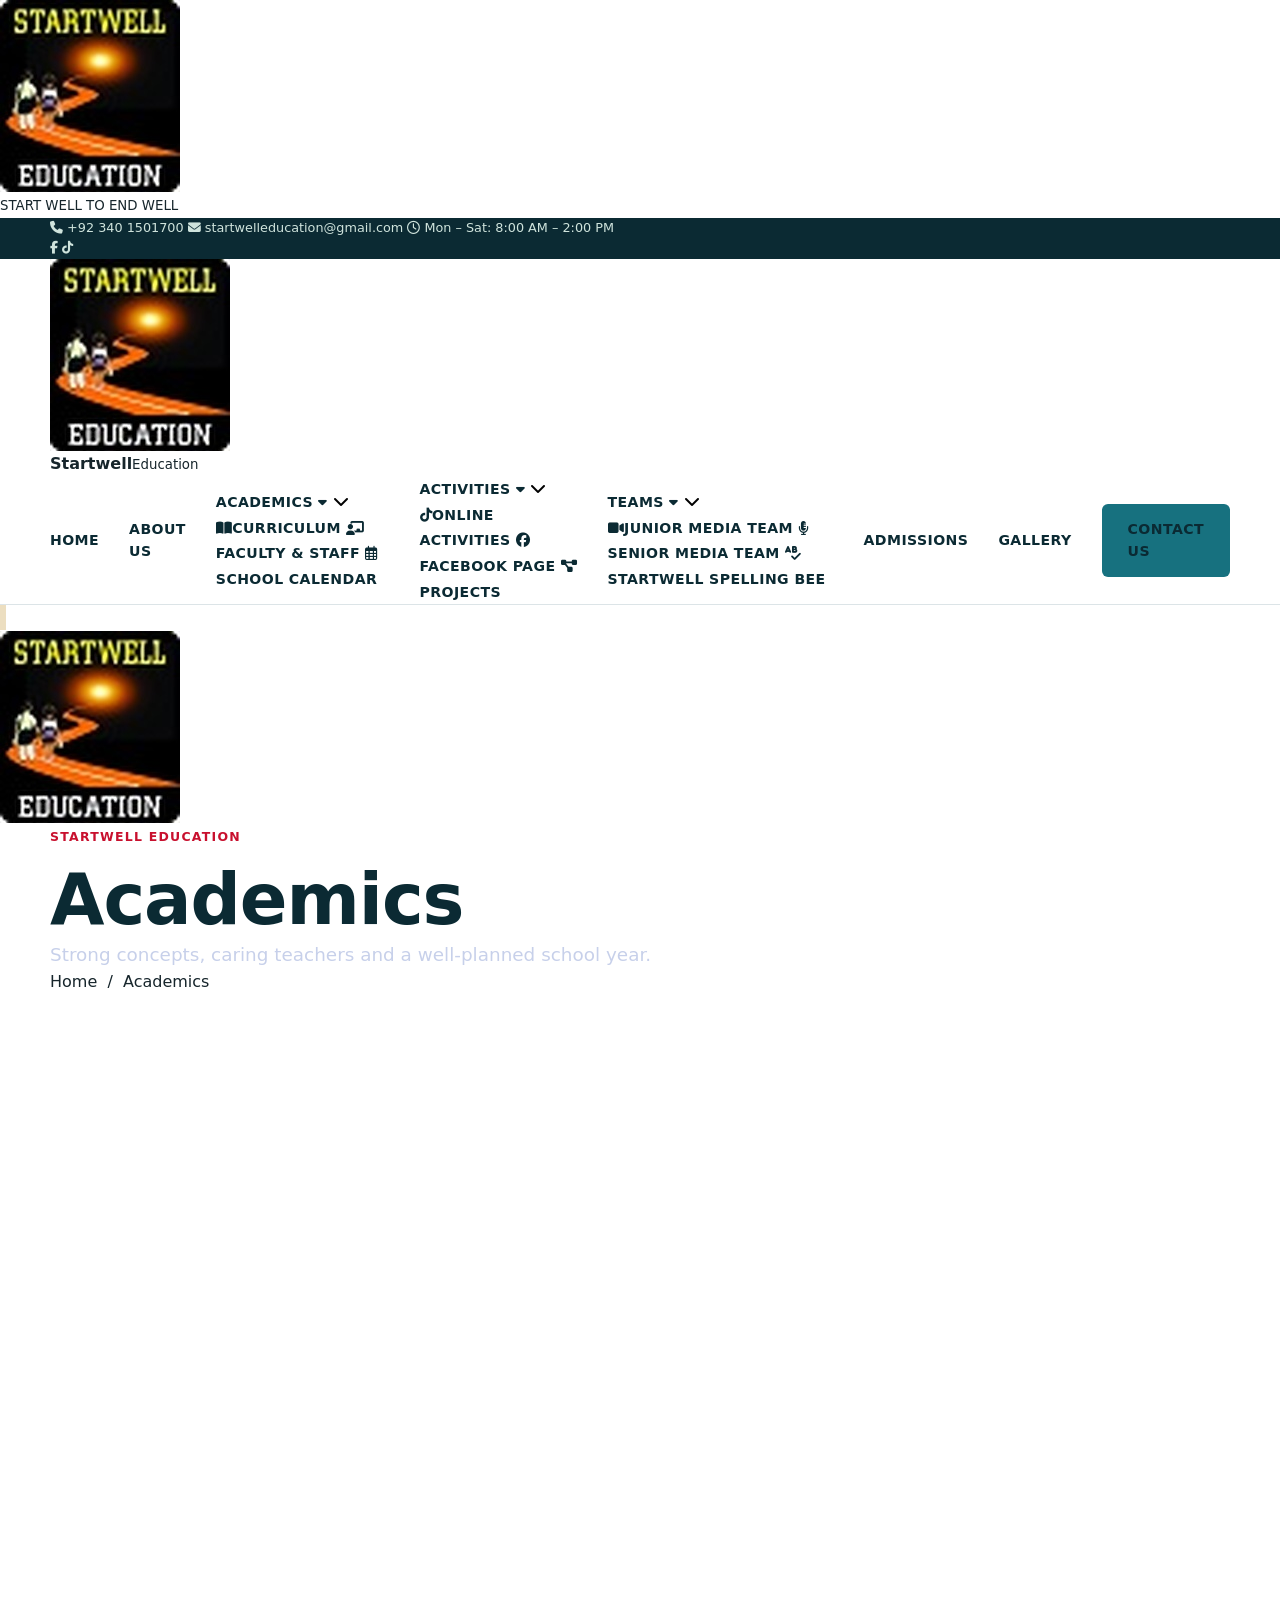
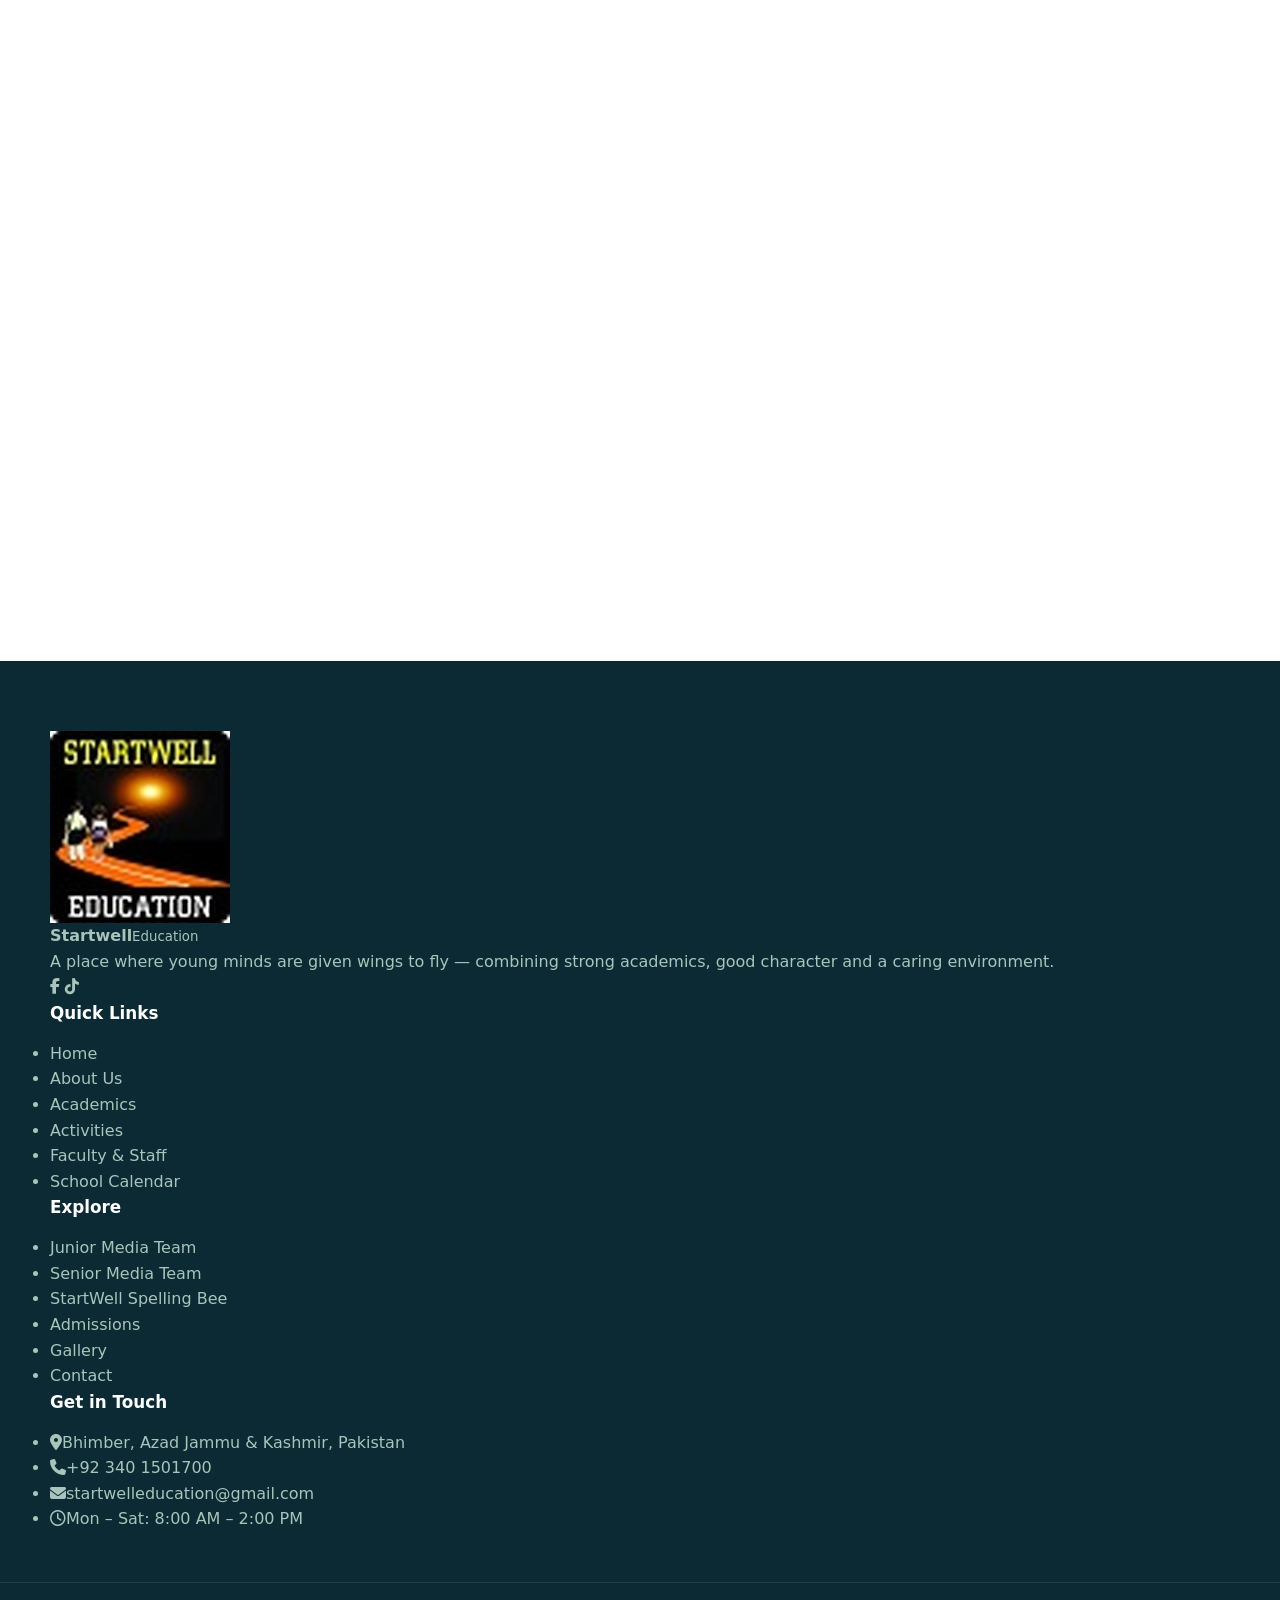
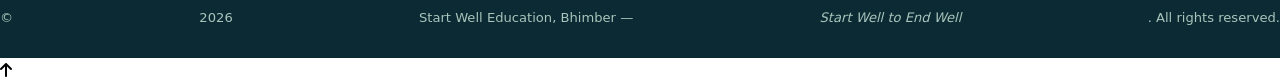
<file: academics.html>
<!DOCTYPE html>
<html lang="en">
<head>
<meta charset="UTF-8">
<meta name="viewport" content="width=device-width, initial-scale=1.0">
<title>Academics | Startwell Education</title>
<meta name="description" content="Curriculum, faculty and school calendar at Startwell Education.">
<link rel="icon" href="images/logo.jpg">
<link rel="preconnect" href="https://fonts.googleapis.com">
<link rel="preconnect" href="https://fonts.gstatic.com" crossorigin>
<link href="https://fonts.googleapis.com/css2?family=Fraunces:ital,opsz,wght@0,9..144,600;0,9..144,700;1,9..144,600&family=Plus+Jakarta+Sans:wght@400;500;600;700;800&display=swap" rel="stylesheet">
<link rel="stylesheet" href="https://cdnjs.cloudflare.com/ajax/libs/font-awesome/6.5.2/css/all.min.css">
<link rel="stylesheet" href="css/style.css">
</head>
<body>
<div class="preloader"><div class="pl-inner"><img src="images/logo.jpg" alt=""><div class="pl-bar"></div><small>START WELL TO END WELL</small></div></div>
<div class="scroll-progress"></div>
<div class="topbar">
  <div class="container">
    <div>
      <span><i class="fa-solid fa-phone"></i> +92 340 1501700</span>
      <span class="hide-sm"><i class="fa-solid fa-envelope"></i> startwelleducation@gmail.com</span>
      <span class="hide-sm"><i class="fa-regular fa-clock"></i> Mon – Sat: 8:00 AM – 2:00 PM</span>
    </div>
    <div class="socials">
      <a href="https://www.facebook.com/startwell.educationbhimber/" target="_blank" rel="noopener" aria-label="Facebook"><i class="fa-brands fa-facebook-f"></i></a>
      <a href="https://www.tiktok.com/@startwell.edu" target="_blank" rel="noopener" aria-label="TikTok"><i class="fa-brands fa-tiktok"></i></a>
    </div>
  </div>
</div>
<header class="header">
  <div class="container">
    <a href="index.html" class="brand">
      <img src="images/logo.jpg" alt="Startwell Education logo">
      <div class="brand-text"><strong>Startwell</strong><small>Education</small></div>
    </a>
    <nav class="nav">
      <button class="menu-toggle nav-close" aria-label="Close menu"><i class="fa-solid fa-xmark"></i></button>
      <a href="index.html">Home</a>
      <a href="aboutus.html">About Us</a>
      <div class="nav-item active">
        <a href="academics.html">Academics <i class="fa-solid fa-caret-down caret"></i></a>
        <button class="sub-toggle" aria-label="Show Academics pages"><i class="fa-solid fa-chevron-down"></i></button>
        <div class="dropdown">
          <a href="curriculum.html"><i class="fa-solid fa-book-open"></i>Curriculum</a>
          <a href="faculty.html"><i class="fa-solid fa-chalkboard-user"></i>Faculty &amp; Staff</a>
          <a href="calendar.html"><i class="fa-regular fa-calendar-days"></i>School Calendar</a>
        </div>
      </div>
      <div class="nav-item">
        <a href="activities.html">Activities <i class="fa-solid fa-caret-down caret"></i></a>
        <button class="sub-toggle" aria-label="Show Activities pages"><i class="fa-solid fa-chevron-down"></i></button>
        <div class="dropdown">
          <a href="online-activities.html"><i class="fa-brands fa-tiktok"></i>Online Activities</a>
          <a href="facebook.html"><i class="fa-brands fa-facebook"></i>Facebook Page</a>
          <a href="projects.html"><i class="fa-solid fa-diagram-project"></i>Projects</a>
        </div>
      </div>
      <div class="nav-item">
        <a href="teams.html">Teams <i class="fa-solid fa-caret-down caret"></i></a>
        <button class="sub-toggle" aria-label="Show Teams pages"><i class="fa-solid fa-chevron-down"></i></button>
        <div class="dropdown">
          <a href="junior-media-team.html"><i class="fa-solid fa-video"></i>Junior Media Team</a>
          <a href="senior-media-team.html"><i class="fa-solid fa-microphone-lines"></i>Senior Media Team</a>
          <a href="spelling-bee.html"><i class="fa-solid fa-spell-check"></i>StartWell Spelling Bee</a>
        </div>
      </div>
      <a href="admissions.html">Admissions</a>
      <a href="gallery.html">Gallery</a>
      <a href="contact.html" class="btn btn-primary">Contact Us</a>
    </nav>
    <button class="menu-toggle" aria-label="Open menu"><i class="fa-solid fa-bars"></i></button>
  </div>
</header>
<section class="page-banner">
  <div class="banner-art" aria-hidden="true"><span class="r1"></span><span class="r2"></span><img src="images/logo.jpg" alt=""></div>
  <div class="container">
    <span class="eyebrow" style="color:var(--gold)">Startwell Education</span>
    <h1>Academics</h1>
    <p class="lead" style="color:#c7d0ea;max-width:620px">Strong concepts, caring teachers and a well-planned school year.</p>
    <div class="breadcrumb"><a href="index.html">Home</a> &nbsp;/&nbsp; Academics</div>
  </div>
</section>
<section>
  <div class="container">
    <div class="section-head center reveal">
      <span class="eyebrow">Academics</span>
      <h2>Explore our academic life</h2>
      <p class="lead">Everything about what and how our students learn, who teaches them, and what happens through the school year.</p>
    </div>
    <div class="grid-3"><a href="curriculum.html" class="sub-card reveal">
        <div class="top av1"><i class="fa-solid fa-book-open"></i></div>
        <div class="body"><h3>Curriculum</h3><p>Subjects and learning approach from Playgroup to Matric, plus daily school timings.</p><span class="link">Open page <i class="fa-solid fa-arrow-right"></i></span></div>
      </a><a href="faculty.html" class="sub-card reveal d1">
        <div class="top av2"><i class="fa-solid fa-chalkboard-user"></i></div>
        <div class="body"><h3>Faculty &amp; Staff</h3><p>Meet our Principal, teachers and the staff who make Startwell special.</p><span class="link">Open page <i class="fa-solid fa-arrow-right"></i></span></div>
      </a><a href="calendar.html" class="sub-card reveal d2">
        <div class="top av3"><i class="fa-regular fa-calendar-days"></i></div>
        <div class="body"><h3>School Calendar</h3><p>Terms, vacations, national days and annual school events at a glance.</p><span class="link">Open page <i class="fa-solid fa-arrow-right"></i></span></div>
      </a></div>
  </div>
</section>

<section class="bg-white">
  <div class="container">
    <div class="section-head center reveal">
      <span class="eyebrow">Our Programs</span>
      <h2>Learning at every stage</h2>
      
    </div>
    <div class="grid-4">
      <div class="program reveal"><div class="program-top o"><i class="fa-solid fa-shapes"></i><h3>Early Years</h3><span>Playgroup – Prep</span></div><div class="program-body"><p style="color:var(--muted);margin:0">Play-based learning, phonics, numbers and social skills.</p></div></div>
      <div class="program reveal d1"><div class="program-top"><i class="fa-solid fa-book-open"></i><h3>Primary</h3><span>Class 1 – 5</span></div><div class="program-body"><p style="color:var(--muted);margin:0">Strong basics in all core subjects with activity-based teaching.</p></div></div>
      <div class="program reveal d2"><div class="program-top t"><i class="fa-solid fa-microscope"></i><h3>Middle</h3><span>Class 6 – 8</span></div><div class="program-body"><p style="color:var(--muted);margin:0">Deeper concepts, lab work and computer studies.</p></div></div>
      <div class="program reveal d3"><div class="program-top p"><i class="fa-solid fa-graduation-cap"></i><h3>Secondary</h3><span>Class 9 – 10</span></div><div class="program-body"><p style="color:var(--muted);margin:0">Focused board exam preparation in Science and Arts groups.</p></div></div>
    </div>
  </div>
</section>
<section>
  <div class="container">
    <div class="cta reveal">
      <div>
        <span class="eyebrow" style="color:var(--gold)">Admissions Open</span>
        <h2>Give your child the right start.</h2>
        <p>Seats are limited. Visit our campus, meet our teachers and see why families trust Startwell Education.</p>
      </div>
      <div class="actions">
        <a href="contact.html" class="btn btn-primary">Apply Now <i class="fa-solid fa-arrow-right"></i></a>
        <a href="tel:+923401501700" class="btn btn-outline"><i class="fa-solid fa-phone"></i> Call Us</a>
      </div>
    </div>
  </div>
</section>
<footer class="footer">
  <div class="container">
    <div class="footer-grid">
      <div>
        <a href="index.html" class="brand" style="margin-bottom:18px">
          <img src="images/logo.jpg" alt="Startwell Education logo">
          <div class="brand-text"><strong>Startwell</strong><small>Education</small></div>
        </a>
        <p>A place where young minds are given wings to fly — combining strong academics, good character and a caring environment.</p>
        <div class="socials">
          <a href="https://www.facebook.com/startwell.educationbhimber/" target="_blank" rel="noopener" aria-label="Facebook"><i class="fa-brands fa-facebook-f"></i></a>
          <a href="https://www.tiktok.com/@startwell.edu" target="_blank" rel="noopener" aria-label="TikTok"><i class="fa-brands fa-tiktok"></i></a>
        </div>
      </div>
      <div>
        <h4>Quick Links</h4>
        <ul>
          <li><a href="index.html">Home</a></li>
          <li><a href="aboutus.html">About Us</a></li>
          <li><a href="academics.html">Academics</a></li>
          <li><a href="activities.html">Activities</a></li>
          <li><a href="faculty.html">Faculty &amp; Staff</a></li>
          <li><a href="calendar.html">School Calendar</a></li>
        </ul>
      </div>
      <div>
        <h4>Explore</h4>
        <ul>
          <li><a href="junior-media-team.html">Junior Media Team</a></li>
          <li><a href="senior-media-team.html">Senior Media Team</a></li>
          <li><a href="spelling-bee.html">StartWell Spelling Bee</a></li>
          <li><a href="admissions.html">Admissions</a></li>
          <li><a href="gallery.html">Gallery</a></li>
          <li><a href="contact.html">Contact</a></li>
        </ul>
      </div>
      <div>
        <h4>Get in Touch</h4>
        <ul class="footer-contact">
          <li><i class="fa-solid fa-location-dot"></i><span>Bhimber, Azad Jammu &amp; Kashmir, Pakistan</span></li>
          <li><i class="fa-solid fa-phone"></i><span>+92 340 1501700</span></li>
          <li><i class="fa-solid fa-envelope"></i><span>startwelleducation@gmail.com</span></li>
          <li><i class="fa-regular fa-clock"></i><span>Mon – Sat: 8:00 AM – 2:00 PM</span></li>
        </ul>
      </div>
    </div>
  </div>
  <div class="footer-bottom">© <span class="year-now">2026</span> Start Well Education, Bhimber — <em>Start Well to End Well</em>. All rights reserved.</div>
</footer>
<button class="to-top" aria-label="Back to top"><i class="fa-solid fa-arrow-up"></i></button>
<script src="js/config.js"></script>
<script src="js/main.js"></script>
</body>
</html>
</file>
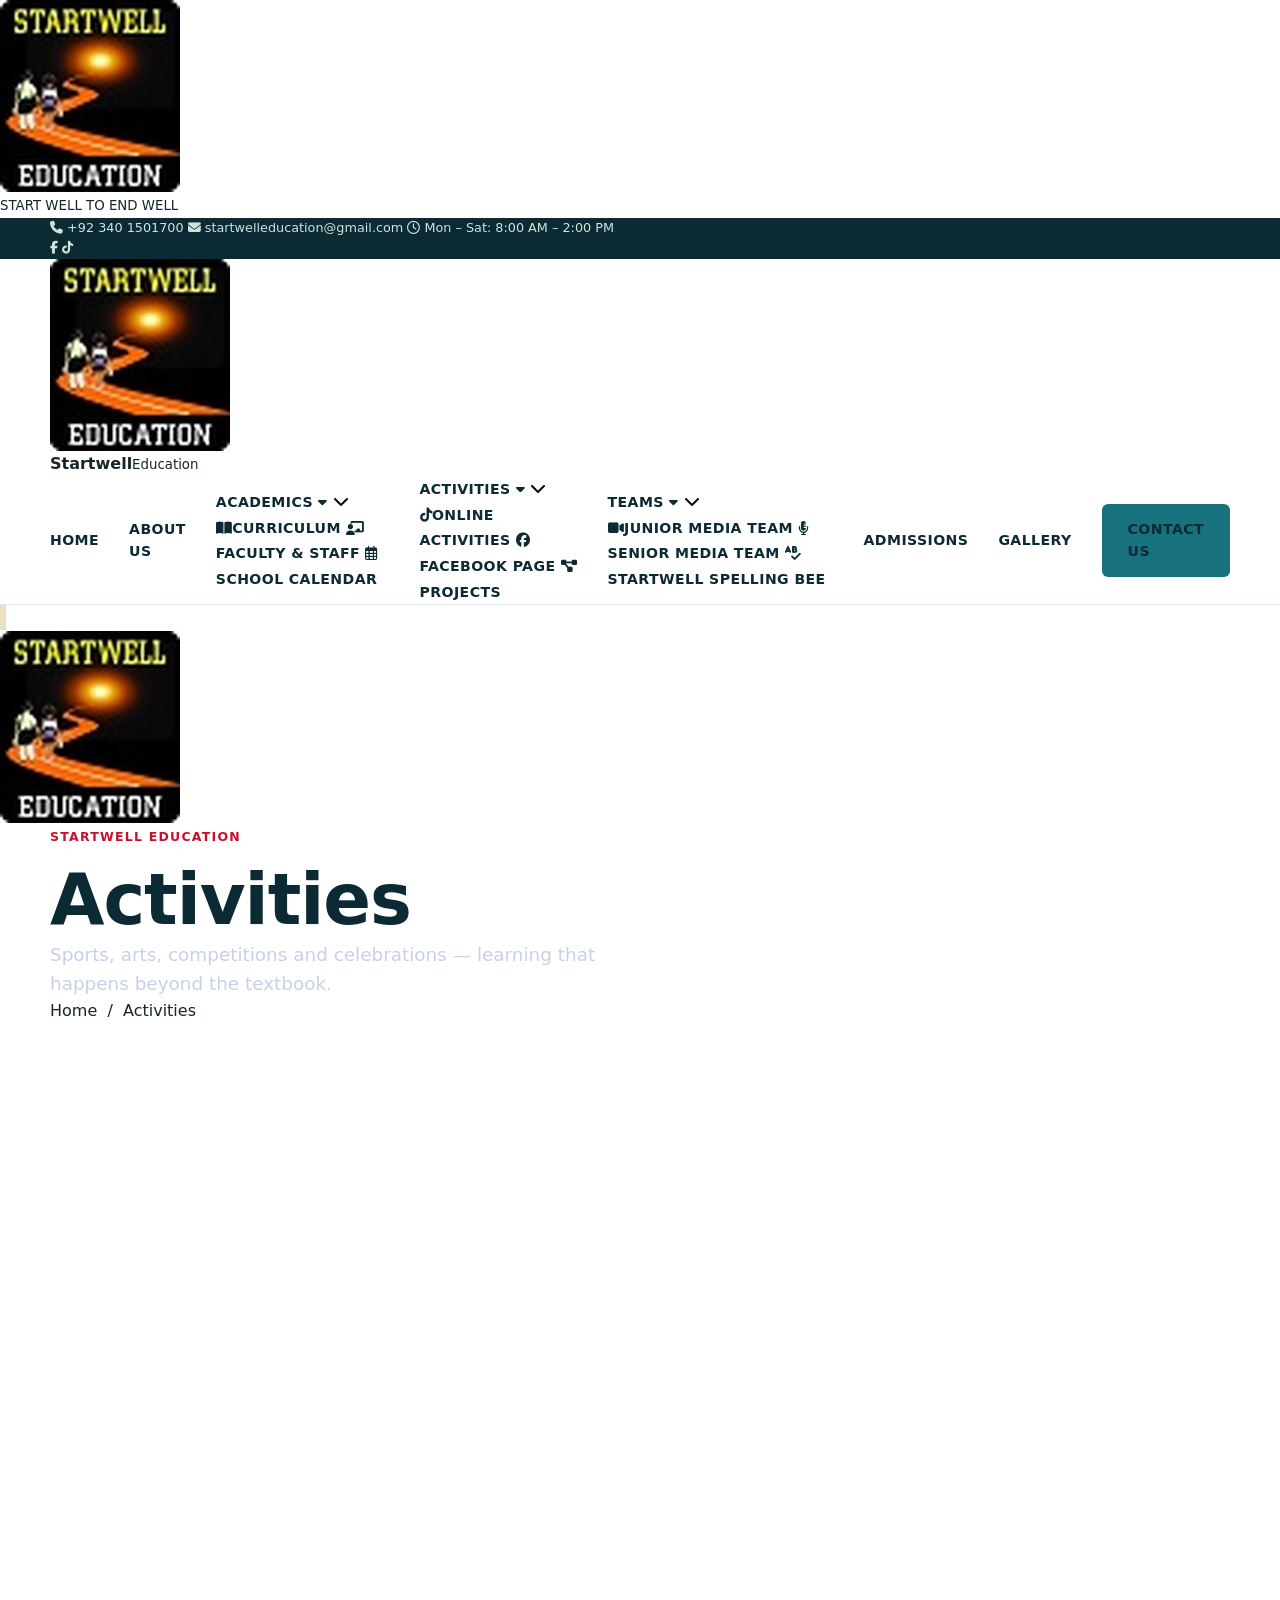
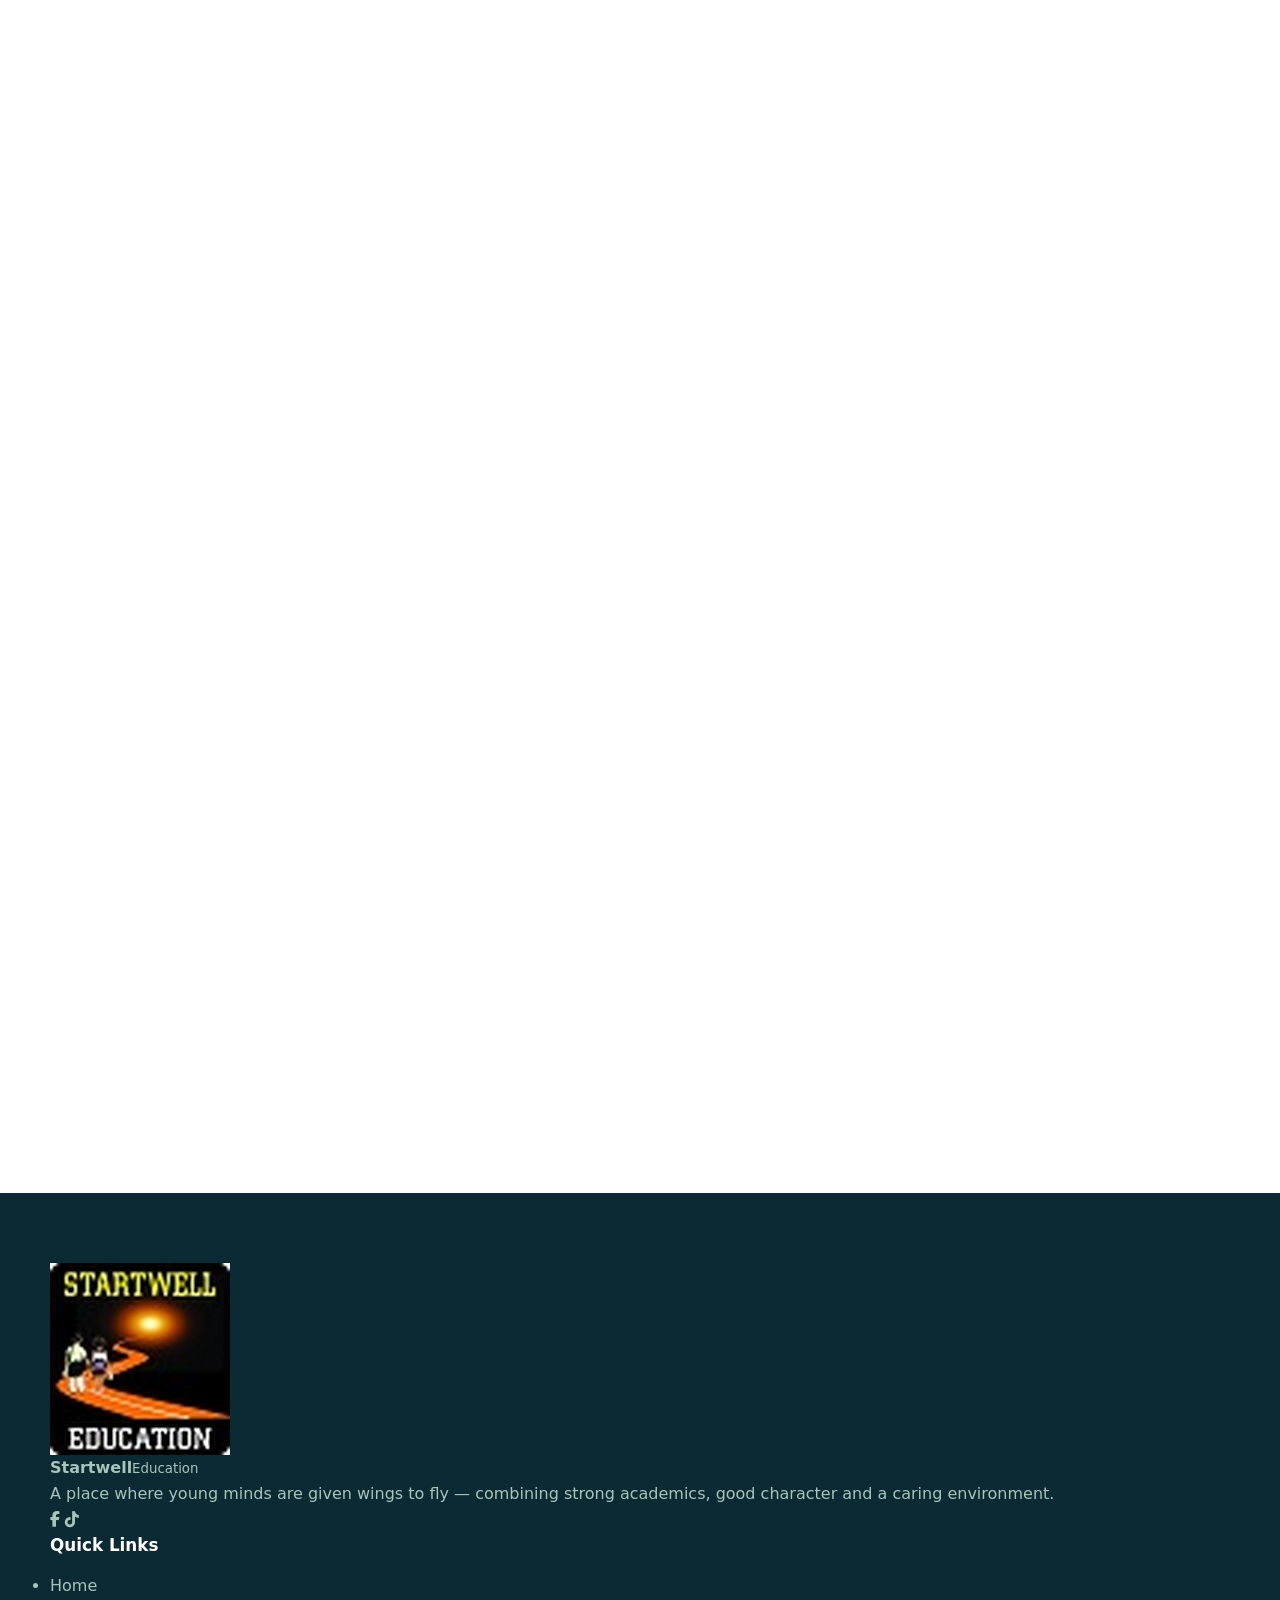
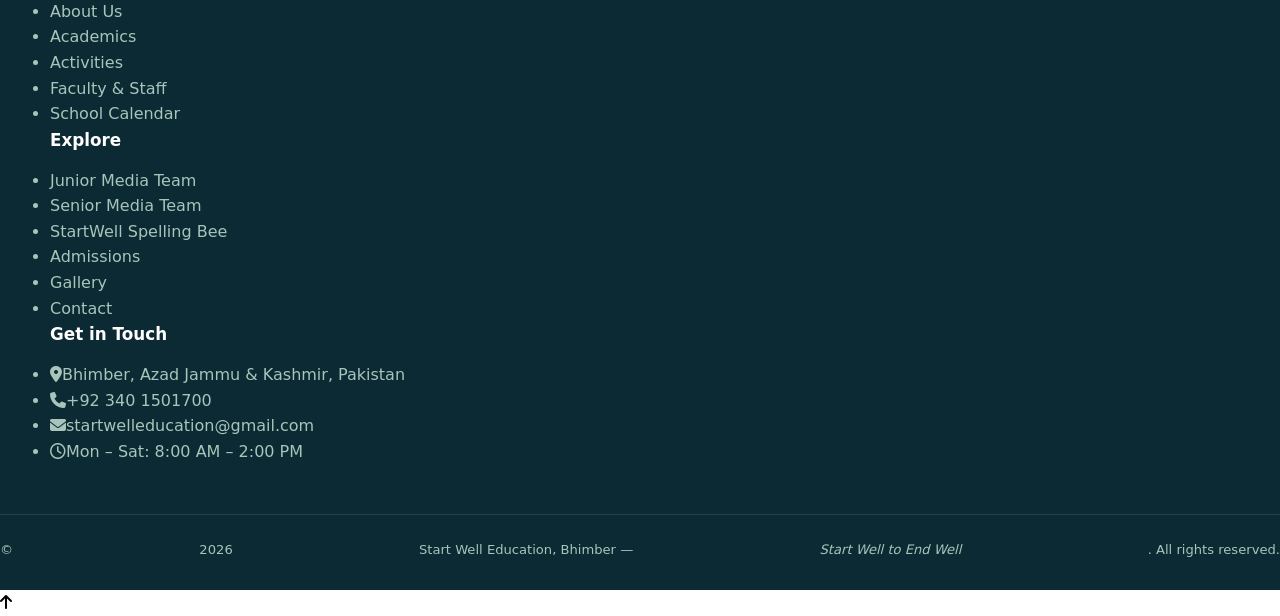
<file: activities.html>
<!DOCTYPE html>
<html lang="en">
<head>
<meta charset="UTF-8">
<meta name="viewport" content="width=device-width, initial-scale=1.0">
<title>Activities | Startwell Education</title>
<meta name="description" content="Sports, arts, online activities, projects and events at Startwell Education.">
<link rel="icon" href="images/logo.jpg">
<link rel="preconnect" href="https://fonts.googleapis.com">
<link rel="preconnect" href="https://fonts.gstatic.com" crossorigin>
<link href="https://fonts.googleapis.com/css2?family=Fraunces:ital,opsz,wght@0,9..144,600;0,9..144,700;1,9..144,600&family=Plus+Jakarta+Sans:wght@400;500;600;700;800&display=swap" rel="stylesheet">
<link rel="stylesheet" href="https://cdnjs.cloudflare.com/ajax/libs/font-awesome/6.5.2/css/all.min.css">
<link rel="stylesheet" href="css/style.css">
</head>
<body>
<div class="preloader"><div class="pl-inner"><img src="images/logo.jpg" alt=""><div class="pl-bar"></div><small>START WELL TO END WELL</small></div></div>
<div class="scroll-progress"></div>
<div class="topbar">
  <div class="container">
    <div>
      <span><i class="fa-solid fa-phone"></i> +92 340 1501700</span>
      <span class="hide-sm"><i class="fa-solid fa-envelope"></i> startwelleducation@gmail.com</span>
      <span class="hide-sm"><i class="fa-regular fa-clock"></i> Mon – Sat: 8:00 AM – 2:00 PM</span>
    </div>
    <div class="socials">
      <a href="https://www.facebook.com/startwell.educationbhimber/" target="_blank" rel="noopener" aria-label="Facebook"><i class="fa-brands fa-facebook-f"></i></a>
      <a href="https://www.tiktok.com/@startwell.edu" target="_blank" rel="noopener" aria-label="TikTok"><i class="fa-brands fa-tiktok"></i></a>
    </div>
  </div>
</div>
<header class="header">
  <div class="container">
    <a href="index.html" class="brand">
      <img src="images/logo.jpg" alt="Startwell Education logo">
      <div class="brand-text"><strong>Startwell</strong><small>Education</small></div>
    </a>
    <nav class="nav">
      <button class="menu-toggle nav-close" aria-label="Close menu"><i class="fa-solid fa-xmark"></i></button>
      <a href="index.html">Home</a>
      <a href="aboutus.html">About Us</a>
      <div class="nav-item">
        <a href="academics.html">Academics <i class="fa-solid fa-caret-down caret"></i></a>
        <button class="sub-toggle" aria-label="Show Academics pages"><i class="fa-solid fa-chevron-down"></i></button>
        <div class="dropdown">
          <a href="curriculum.html"><i class="fa-solid fa-book-open"></i>Curriculum</a>
          <a href="faculty.html"><i class="fa-solid fa-chalkboard-user"></i>Faculty &amp; Staff</a>
          <a href="calendar.html"><i class="fa-regular fa-calendar-days"></i>School Calendar</a>
        </div>
      </div>
      <div class="nav-item active">
        <a href="activities.html">Activities <i class="fa-solid fa-caret-down caret"></i></a>
        <button class="sub-toggle" aria-label="Show Activities pages"><i class="fa-solid fa-chevron-down"></i></button>
        <div class="dropdown">
          <a href="online-activities.html"><i class="fa-brands fa-tiktok"></i>Online Activities</a>
          <a href="facebook.html"><i class="fa-brands fa-facebook"></i>Facebook Page</a>
          <a href="projects.html"><i class="fa-solid fa-diagram-project"></i>Projects</a>
        </div>
      </div>
      <div class="nav-item">
        <a href="teams.html">Teams <i class="fa-solid fa-caret-down caret"></i></a>
        <button class="sub-toggle" aria-label="Show Teams pages"><i class="fa-solid fa-chevron-down"></i></button>
        <div class="dropdown">
          <a href="junior-media-team.html"><i class="fa-solid fa-video"></i>Junior Media Team</a>
          <a href="senior-media-team.html"><i class="fa-solid fa-microphone-lines"></i>Senior Media Team</a>
          <a href="spelling-bee.html"><i class="fa-solid fa-spell-check"></i>StartWell Spelling Bee</a>
        </div>
      </div>
      <a href="admissions.html">Admissions</a>
      <a href="gallery.html">Gallery</a>
      <a href="contact.html" class="btn btn-primary">Contact Us</a>
    </nav>
    <button class="menu-toggle" aria-label="Open menu"><i class="fa-solid fa-bars"></i></button>
  </div>
</header>
<section class="page-banner">
  <div class="banner-art" aria-hidden="true"><span class="r1"></span><span class="r2"></span><img src="images/logo.jpg" alt=""></div>
  <div class="container">
    <span class="eyebrow" style="color:var(--gold)">Startwell Education</span>
    <h1>Activities</h1>
    <p class="lead" style="color:#c7d0ea;max-width:620px">Sports, arts, competitions and celebrations — learning that happens beyond the textbook.</p>
    <div class="breadcrumb"><a href="index.html">Home</a> &nbsp;/&nbsp; Activities</div>
  </div>
</section>
<section class="bg-white">
  <div class="container">
    <div class="section-head center reveal">
      <span class="eyebrow">Explore</span>
      <h2>Our activities online &amp; on campus</h2>
      
    </div>
    <div class="grid-3"><a href="online-activities.html" class="sub-card reveal">
        <div class="top av1"><i class="fa-brands fa-tiktok"></i></div>
        <div class="body"><h3>Online Activities</h3><p>Episodes, short videos, quizzes and competitions on our online channels.</p><span class="link">Open page <i class="fa-solid fa-arrow-right"></i></span></div>
      </a><a href="facebook.html" class="sub-card reveal d1">
        <div class="top av2"><i class="fa-brands fa-facebook-f"></i></div>
        <div class="body"><h3>Facebook Page</h3><p>News, photos and event updates — follow our official Facebook page.</p><span class="link">Open page <i class="fa-solid fa-arrow-right"></i></span></div>
      </a><a href="projects.html" class="sub-card reveal d2">
        <div class="top av3"><i class="fa-solid fa-diagram-project"></i></div>
        <div class="body"><h3>Projects</h3><p>Science models, art work, community and media projects made by our students.</p><span class="link">Open page <i class="fa-solid fa-arrow-right"></i></span></div>
      </a></div>
  </div>
</section>
<section>
  <div class="container">
    <div class="section-head center reveal">
      <span class="eyebrow">Beyond the Classroom</span>
      <h2>Activities that build confidence &amp; character</h2>
      <p class="lead">We believe education is complete only when children grow physically, creatively and socially as well as academically.</p>
    </div>
    <div class="grid-3"><div class="activity reveal"><div class="activity-visual av1"><i class="fa-solid fa-futbol"></i></div><div class="activity-body"><span class="pill">Sports</span><h3>Sports &amp; Games</h3><p>Cricket, football, badminton and athletics build teamwork, fitness and fair play.</p></div></div><div class="activity reveal d1"><div class="activity-visual av2"><i class="fa-solid fa-palette"></i></div><div class="activity-body"><span class="pill">Creative</span><h3>Art &amp; Craft</h3><p>Painting, drawing and craft work let children express their creativity.</p></div></div><div class="activity reveal d2"><div class="activity-visual av3"><i class="fa-solid fa-microphone"></i></div><div class="activity-body"><span class="pill">Speaking</span><h3>Debates &amp; Speeches</h3><p>English and Urdu speech and debate competitions build confidence.</p></div></div><div class="activity reveal"><div class="activity-visual av4"><i class="fa-solid fa-flask"></i></div><div class="activity-body"><span class="pill">Science</span><h3>Science Exhibitions</h3><p>Students design projects and models to explore real-world science.</p></div></div><div class="activity reveal d1"><div class="activity-visual av5"><i class="fa-solid fa-book-quran"></i></div><div class="activity-body"><span class="pill">Values</span><h3>Qirat &amp; Naat</h3><p>Qirat, Naat and Islamic quiz competitions strengthen faith and values.</p></div></div><div class="activity reveal d2"><div class="activity-visual av6"><i class="fa-solid fa-bus"></i></div><div class="activity-body"><span class="pill">Trips</span><h3>Study Tours</h3><p>Educational trips that turn the world into a classroom.</p></div></div></div>
  </div>
</section>

<section class="bg-white">
  <div class="container grid-2" style="align-items:start">
    <div class="reveal">
      <span class="eyebrow">School Calendar</span>
      <h2>Annual events at Startwell</h2>
      <p class="lead">Throughout the year our students celebrate, compete and showcase their talents.</p>
      <div style="margin-top:24px"><div class="collage reveal"><figure class="c1"><img src="images/award-ceremony.jpg" alt="Award presentation" loading="lazy"></figure><figure class="c2"><img src="images/welcome-ceremony.jpg" alt="Welcome ceremony" loading="lazy"></figure><figure class="c3"><img src="images/guests-ceremony.jpg" alt="Guests" loading="lazy"></figure><figure class="c4"><img src="images/principal-speech.jpg" alt="Principal speech" loading="lazy"></figure></div></div>
    </div>
    <div class="events">
      <div class="event reveal"><div class="event-date"><strong>14</strong><small>Aug</small></div><div><h4>Independence Day</h4><p>Flag hoisting, national songs, tableaus and speeches.</p></div></div>
      <div class="event reveal d1"><div class="event-date"><strong>Nov</strong><small>Annual</small></div><div><h4>Sports Gala</h4><p>Races, matches and house competitions for all classes.</p></div></div>
      <div class="event reveal d2"><div class="event-date"><strong>Dec</strong><small>Annual</small></div><div><h4>Science &amp; Art Exhibition</h4><p>Student projects, models and artwork on display for parents.</p></div></div>
      <div class="event reveal d3"><div class="event-date"><strong>5</strong><small>Feb</small></div><div><h4>Kashmir Solidarity Day</h4><p>Speeches, poems and programs in solidarity with Kashmir.</p></div></div>
      <div class="event reveal"><div class="event-date"><strong>Mar</strong><small>Annual</small></div><div><h4>Result &amp; Prize Distribution</h4><p>Celebrating achievers with awards, certificates and shields.</p></div></div>
    </div>
  </div>
</section>

<section>
  <div class="container">
    <div class="section-head center reveal">
      <span class="eyebrow">Student Life</span>
      <h2>Clubs &amp; societies</h2>
    </div>
    <div class="grid-4">
      <div class="card reveal"><div class="icon"><i class="fa-solid fa-laptop-code"></i></div><h3>Tech Club</h3><p>Coding basics and computer skills.</p></div>
      <div class="card navy reveal d1"><div class="icon"><i class="fa-solid fa-book-open-reader"></i></div><h3>Reading Club</h3><p>Stories, book reviews and reading challenges.</p></div>
      <div class="card reveal d2"><div class="icon"><i class="fa-solid fa-seedling"></i></div><h3>Green Club</h3><p>Plantation drives and a clean, green campus.</p></div>
      <div class="card navy reveal d3"><div class="icon"><i class="fa-solid fa-hand-holding-heart"></i></div><h3>Community Service</h3><p>Helping others and giving back to society.</p></div>
    </div>
  </div>
</section>
<section>
  <div class="container">
    <div class="cta reveal">
      <div>
        <span class="eyebrow" style="color:var(--gold)">Admissions Open</span>
        <h2>Give your child the right start.</h2>
        <p>Seats are limited. Visit our campus, meet our teachers and see why families trust Startwell Education.</p>
      </div>
      <div class="actions">
        <a href="contact.html" class="btn btn-primary">Apply Now <i class="fa-solid fa-arrow-right"></i></a>
        <a href="tel:+923401501700" class="btn btn-outline"><i class="fa-solid fa-phone"></i> Call Us</a>
      </div>
    </div>
  </div>
</section>
<footer class="footer">
  <div class="container">
    <div class="footer-grid">
      <div>
        <a href="index.html" class="brand" style="margin-bottom:18px">
          <img src="images/logo.jpg" alt="Startwell Education logo">
          <div class="brand-text"><strong>Startwell</strong><small>Education</small></div>
        </a>
        <p>A place where young minds are given wings to fly — combining strong academics, good character and a caring environment.</p>
        <div class="socials">
          <a href="https://www.facebook.com/startwell.educationbhimber/" target="_blank" rel="noopener" aria-label="Facebook"><i class="fa-brands fa-facebook-f"></i></a>
          <a href="https://www.tiktok.com/@startwell.edu" target="_blank" rel="noopener" aria-label="TikTok"><i class="fa-brands fa-tiktok"></i></a>
        </div>
      </div>
      <div>
        <h4>Quick Links</h4>
        <ul>
          <li><a href="index.html">Home</a></li>
          <li><a href="aboutus.html">About Us</a></li>
          <li><a href="academics.html">Academics</a></li>
          <li><a href="activities.html">Activities</a></li>
          <li><a href="faculty.html">Faculty &amp; Staff</a></li>
          <li><a href="calendar.html">School Calendar</a></li>
        </ul>
      </div>
      <div>
        <h4>Explore</h4>
        <ul>
          <li><a href="junior-media-team.html">Junior Media Team</a></li>
          <li><a href="senior-media-team.html">Senior Media Team</a></li>
          <li><a href="spelling-bee.html">StartWell Spelling Bee</a></li>
          <li><a href="admissions.html">Admissions</a></li>
          <li><a href="gallery.html">Gallery</a></li>
          <li><a href="contact.html">Contact</a></li>
        </ul>
      </div>
      <div>
        <h4>Get in Touch</h4>
        <ul class="footer-contact">
          <li><i class="fa-solid fa-location-dot"></i><span>Bhimber, Azad Jammu &amp; Kashmir, Pakistan</span></li>
          <li><i class="fa-solid fa-phone"></i><span>+92 340 1501700</span></li>
          <li><i class="fa-solid fa-envelope"></i><span>startwelleducation@gmail.com</span></li>
          <li><i class="fa-regular fa-clock"></i><span>Mon – Sat: 8:00 AM – 2:00 PM</span></li>
        </ul>
      </div>
    </div>
  </div>
  <div class="footer-bottom">© <span class="year-now">2026</span> Start Well Education, Bhimber — <em>Start Well to End Well</em>. All rights reserved.</div>
</footer>
<button class="to-top" aria-label="Back to top"><i class="fa-solid fa-arrow-up"></i></button>
<script src="js/config.js"></script>
<script src="js/main.js"></script>
</body>
</html>
</file>
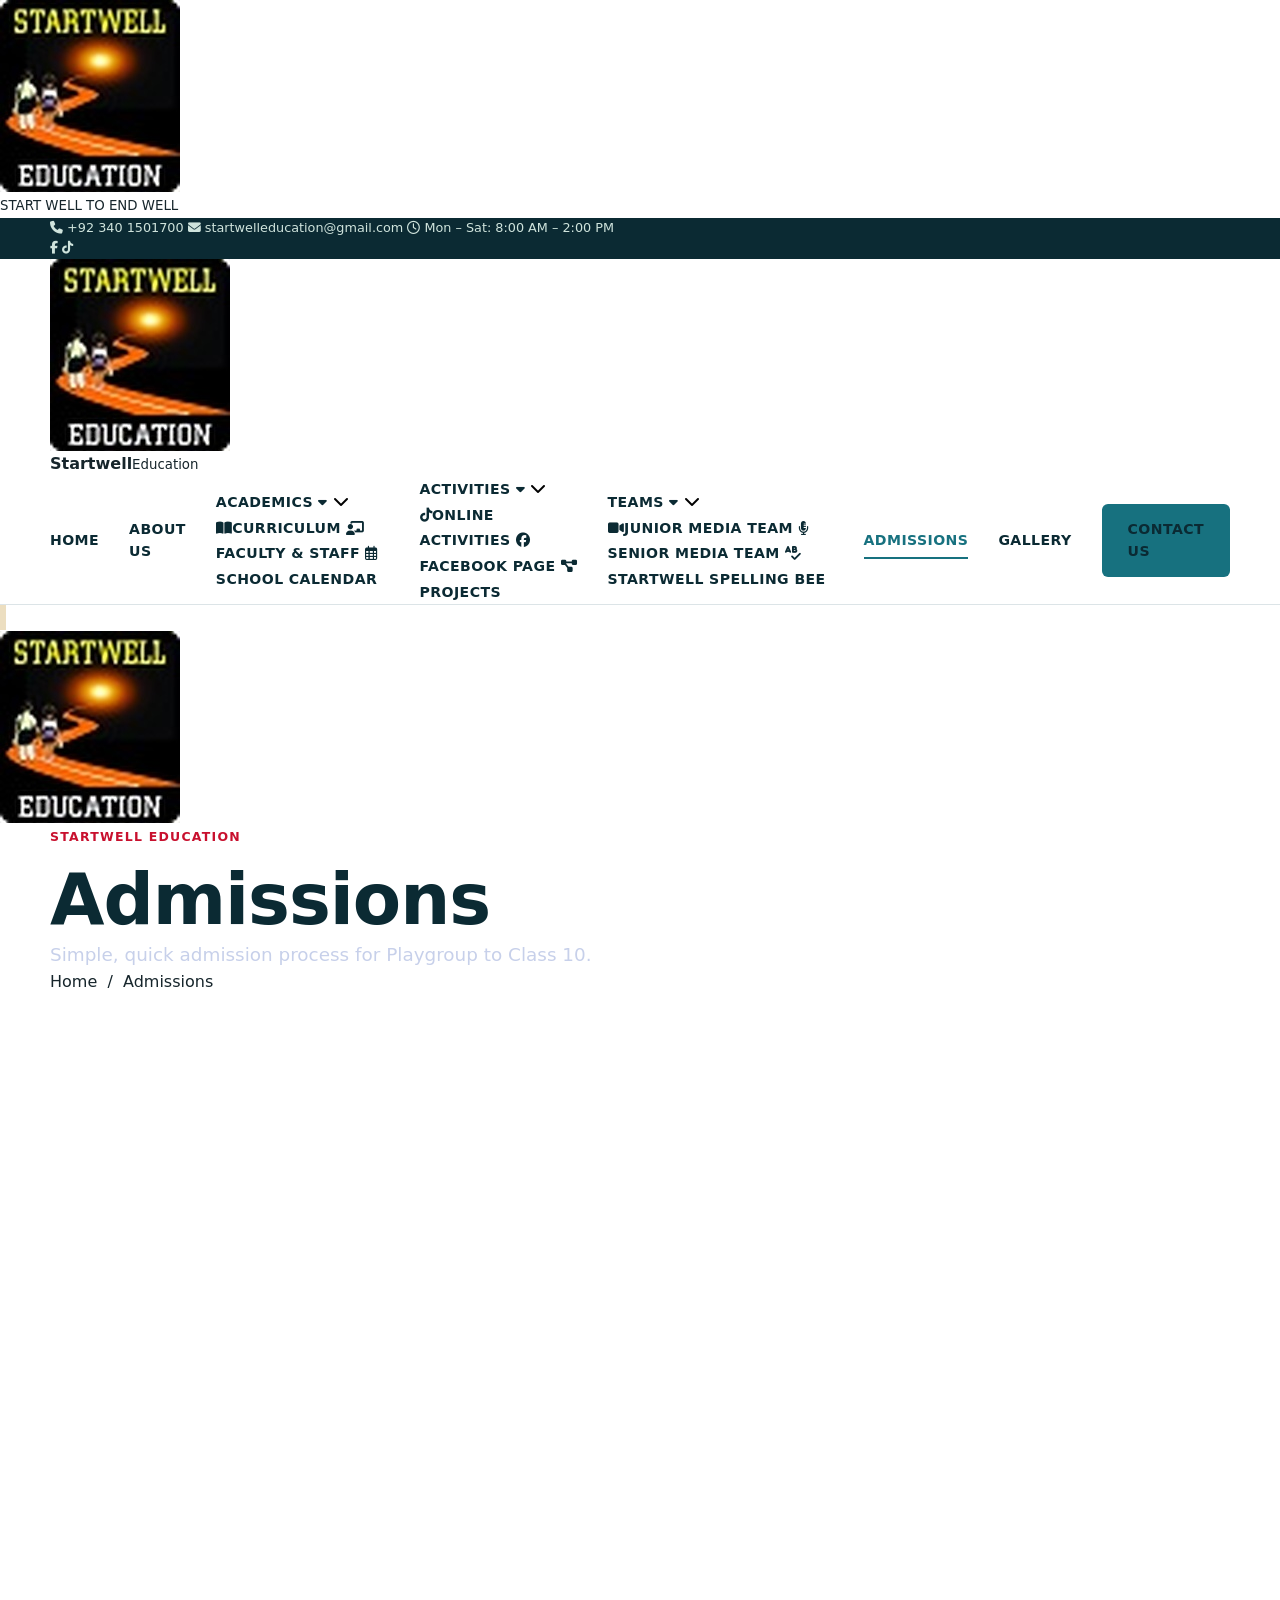
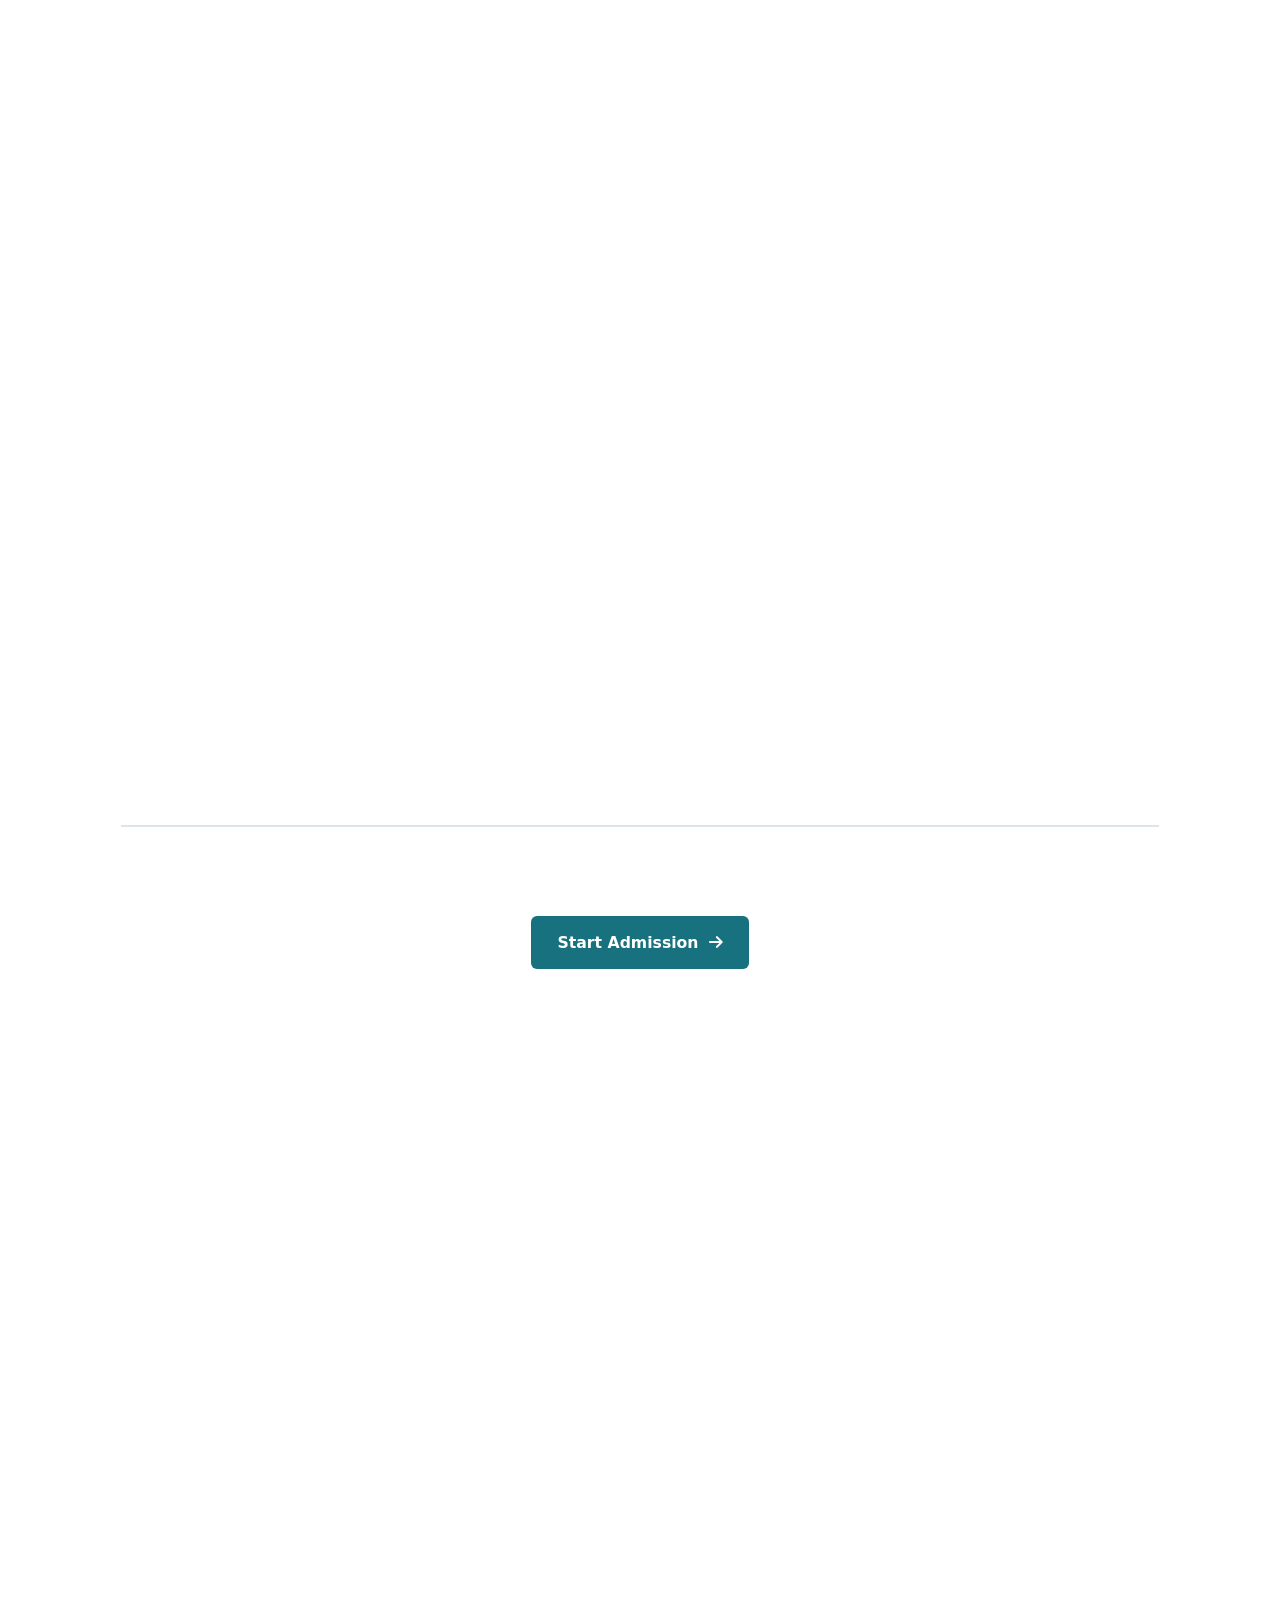
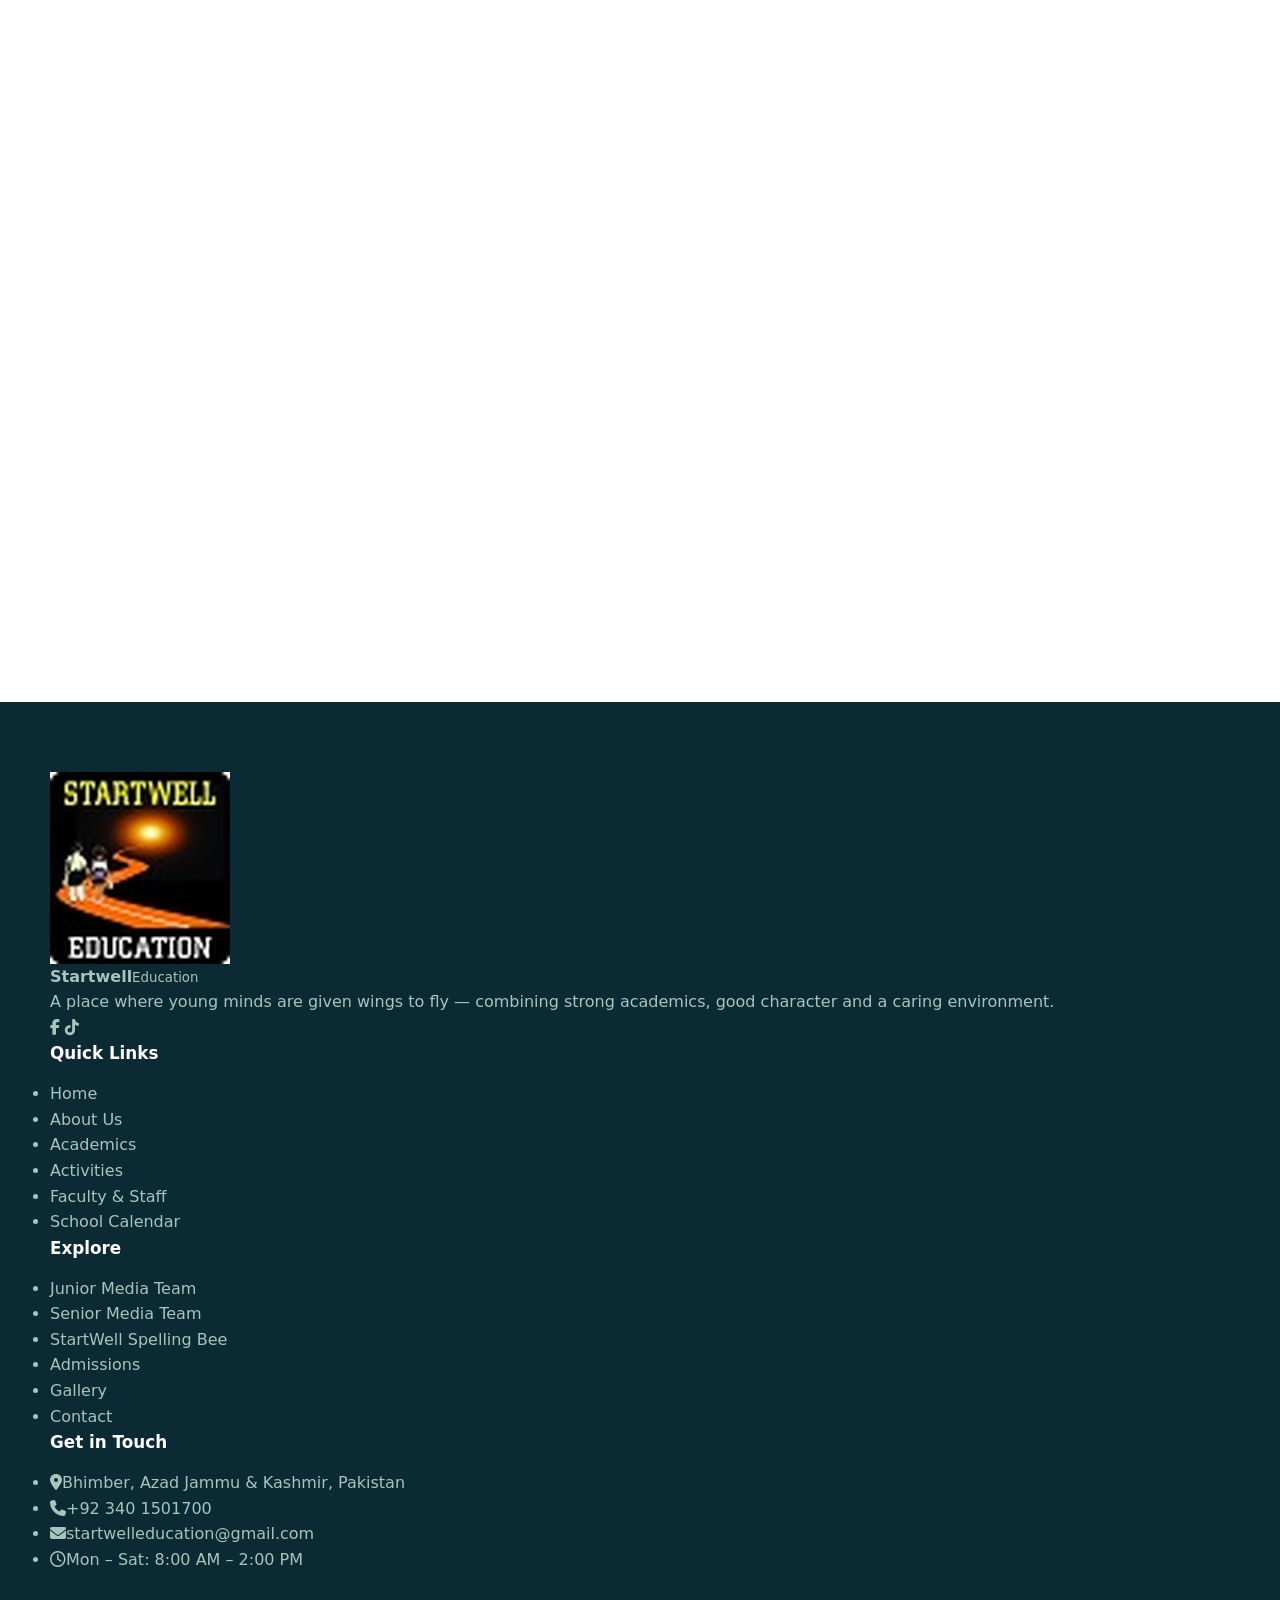
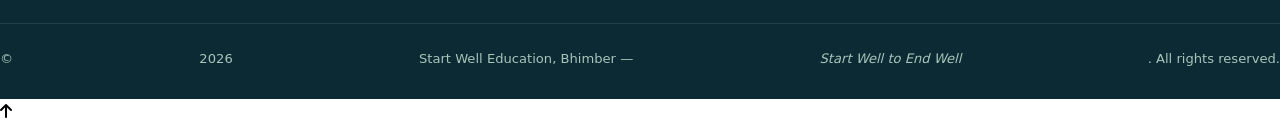
<file: admissions.html>
<!DOCTYPE html>
<html lang="en">
<head>
<meta charset="UTF-8">
<meta name="viewport" content="width=device-width, initial-scale=1.0">
<title>Admissions | Startwell Education</title>
<meta name="description" content="Admission process, classes offered and required documents at Startwell Education.">
<link rel="icon" href="images/logo.jpg">
<link rel="preconnect" href="https://fonts.googleapis.com">
<link rel="preconnect" href="https://fonts.gstatic.com" crossorigin>
<link href="https://fonts.googleapis.com/css2?family=Fraunces:ital,opsz,wght@0,9..144,600;0,9..144,700;1,9..144,600&family=Plus+Jakarta+Sans:wght@400;500;600;700;800&display=swap" rel="stylesheet">
<link rel="stylesheet" href="https://cdnjs.cloudflare.com/ajax/libs/font-awesome/6.5.2/css/all.min.css">
<link rel="stylesheet" href="css/style.css">
</head>
<body>
<div class="preloader"><div class="pl-inner"><img src="images/logo.jpg" alt=""><div class="pl-bar"></div><small>START WELL TO END WELL</small></div></div>
<div class="scroll-progress"></div>
<div class="topbar">
  <div class="container">
    <div>
      <span><i class="fa-solid fa-phone"></i> +92 340 1501700</span>
      <span class="hide-sm"><i class="fa-solid fa-envelope"></i> startwelleducation@gmail.com</span>
      <span class="hide-sm"><i class="fa-regular fa-clock"></i> Mon – Sat: 8:00 AM – 2:00 PM</span>
    </div>
    <div class="socials">
      <a href="https://www.facebook.com/startwell.educationbhimber/" target="_blank" rel="noopener" aria-label="Facebook"><i class="fa-brands fa-facebook-f"></i></a>
      <a href="https://www.tiktok.com/@startwell.edu" target="_blank" rel="noopener" aria-label="TikTok"><i class="fa-brands fa-tiktok"></i></a>
    </div>
  </div>
</div>
<header class="header">
  <div class="container">
    <a href="index.html" class="brand">
      <img src="images/logo.jpg" alt="Startwell Education logo">
      <div class="brand-text"><strong>Startwell</strong><small>Education</small></div>
    </a>
    <nav class="nav">
      <button class="menu-toggle nav-close" aria-label="Close menu"><i class="fa-solid fa-xmark"></i></button>
      <a href="index.html">Home</a>
      <a href="aboutus.html">About Us</a>
      <div class="nav-item">
        <a href="academics.html">Academics <i class="fa-solid fa-caret-down caret"></i></a>
        <button class="sub-toggle" aria-label="Show Academics pages"><i class="fa-solid fa-chevron-down"></i></button>
        <div class="dropdown">
          <a href="curriculum.html"><i class="fa-solid fa-book-open"></i>Curriculum</a>
          <a href="faculty.html"><i class="fa-solid fa-chalkboard-user"></i>Faculty &amp; Staff</a>
          <a href="calendar.html"><i class="fa-regular fa-calendar-days"></i>School Calendar</a>
        </div>
      </div>
      <div class="nav-item">
        <a href="activities.html">Activities <i class="fa-solid fa-caret-down caret"></i></a>
        <button class="sub-toggle" aria-label="Show Activities pages"><i class="fa-solid fa-chevron-down"></i></button>
        <div class="dropdown">
          <a href="online-activities.html"><i class="fa-brands fa-tiktok"></i>Online Activities</a>
          <a href="facebook.html"><i class="fa-brands fa-facebook"></i>Facebook Page</a>
          <a href="projects.html"><i class="fa-solid fa-diagram-project"></i>Projects</a>
        </div>
      </div>
      <div class="nav-item">
        <a href="teams.html">Teams <i class="fa-solid fa-caret-down caret"></i></a>
        <button class="sub-toggle" aria-label="Show Teams pages"><i class="fa-solid fa-chevron-down"></i></button>
        <div class="dropdown">
          <a href="junior-media-team.html"><i class="fa-solid fa-video"></i>Junior Media Team</a>
          <a href="senior-media-team.html"><i class="fa-solid fa-microphone-lines"></i>Senior Media Team</a>
          <a href="spelling-bee.html"><i class="fa-solid fa-spell-check"></i>StartWell Spelling Bee</a>
        </div>
      </div>
      <a href="admissions.html" class="active">Admissions</a>
      <a href="gallery.html">Gallery</a>
      <a href="contact.html" class="btn btn-primary">Contact Us</a>
    </nav>
    <button class="menu-toggle" aria-label="Open menu"><i class="fa-solid fa-bars"></i></button>
  </div>
</header>
<section class="page-banner">
  <div class="banner-art" aria-hidden="true"><span class="r1"></span><span class="r2"></span><img src="images/logo.jpg" alt=""></div>
  <div class="container">
    <span class="eyebrow" style="color:var(--gold)">Startwell Education</span>
    <h1>Admissions</h1>
    <p class="lead" style="color:#c7d0ea;max-width:620px">Simple, quick admission process for Playgroup to Class 10.</p>
    <div class="breadcrumb"><a href="index.html">Home</a> &nbsp;/&nbsp; Admissions</div>
  </div>
</section>
<section>
  <div class="container grid-2">
    <div class="collage reveal"><figure class="c1"><img src="images/back-to-school.jpg" alt="Back to school" loading="lazy"></figure><figure class="c2"><img src="images/group-photo.jpg" alt="Students and staff" loading="lazy"></figure><figure class="c3"><img src="images/welcome-ceremony.jpg" alt="Welcome ceremony" loading="lazy"></figure><figure class="c4"><img src="images/award-ceremony.jpg" alt="Award presentation" loading="lazy"></figure><div class="float-badge"><i class="fa-solid fa-child-reaching"></i><div><strong>Admissions Open</strong><small>Session 2026–27</small></div></div></div>
    <div class="reveal d1">
      <span class="eyebrow">Admissions Open</span>
      <h2>Join the Startwell family</h2>
      <p class="lead">We welcome students from Playgroup to Class 10. Visit our campus, meet our teachers and give your child the right start.</p>
      <ul class="checklist">
        <li><i class="fa-solid fa-check"></i> Playgroup, Nursery &amp; Prep</li>
        <li><i class="fa-solid fa-check"></i> Primary (Class 1 – 5) &amp; Middle (Class 6 – 8)</li>
        <li><i class="fa-solid fa-check"></i> Secondary (Class 9 – 10) — Science &amp; Arts</li>
        <li><i class="fa-solid fa-check"></i> Hifz Department</li>
      </ul>
      <a href="#apply" class="btn btn-primary">Apply Online Now <i class="fa-solid fa-arrow-right"></i></a>
    </div>
  </div>
</section>
<section class="bg-navy" id="admissions">
  <div class="container">
    <div class="section-head center reveal">
      <span class="eyebrow" style="color:var(--gold)">Admissions</span>
      <h2>Admission process — simple &amp; quick</h2>
    </div>
    <div class="steps">
      <div class="step reveal"><h3>Visit / Enquire</h3><p>Visit the campus or contact our admission office.</p></div>
      <div class="step reveal d1"><h3>Submit Form</h3><p>Fill the admission form with required documents.</p></div>
      <div class="step reveal d2"><h3>Assessment</h3><p>A short, friendly test and interview with the child.</p></div>
      <div class="step reveal d3"><h3>Confirmation</h3><p>Pay the dues and welcome to the Startwell family!</p></div>
    </div>
    <div style="text-align:center;margin-top:40px"><a href="contact.html" class="btn btn-primary">Start Admission <i class="fa-solid fa-arrow-right"></i></a></div>
  </div>
</section>

<section class="bg-white">
  <div class="container">
    <div class="section-head center reveal">
      <span class="eyebrow">Required Documents</span>
      <h2>What to bring</h2>
      
    </div>
    <div class="grid-4">
      <div class="card reveal"><div class="icon"><i class="fa-solid fa-id-card"></i></div><h3>B-Form</h3><p>Child&#39;s B-Form / birth certificate copy.</p></div>
      <div class="card navy reveal d1"><div class="icon"><i class="fa-solid fa-image-portrait"></i></div><h3>Photographs</h3><p>Two recent passport-size photos.</p></div>
      <div class="card reveal d2"><div class="icon"><i class="fa-solid fa-address-card"></i></div><h3>Parent CNIC</h3><p>Copy of father&#39;s / guardian&#39;s CNIC.</p></div>
      <div class="card navy reveal d3"><div class="icon"><i class="fa-solid fa-file-lines"></i></div><h3>Previous Record</h3><p>Leaving certificate &amp; last result card (if any).</p></div>
    </div>
  </div>
</section>

<section id="apply">
  <div class="container">
    <div class="section-head center reveal">
      <span class="eyebrow">Online Admission</span>
      <h2>Apply online in 2 minutes</h2>
      <p class="lead">Fill in the form below. Our admission office will call you to arrange the assessment and campus visit.</p>
    </div>
    <div class="form-card reveal" style="max-width:920px;margin:0 auto">
      <form id="admissionForm" data-sheet="admission" novalidate>
        <input type="text" name="website" class="hp" tabindex="-1" autocomplete="off" aria-hidden="true">
        <h3 class="form-step"><span>1</span> Student details</h3>
        <div class="form-grid">
          <div class="field full"><label for="a_name">Student Full Name *</label><input id="a_name" name="student_name" required maxlength="120" placeholder="As on B-Form"></div>
          <div class="field"><label for="a_gender">Gender</label><select id="a_gender" name="gender"><option value="">Select</option><option>Male</option><option>Female</option></select></div>
          <div class="field"><label for="a_dob">Date of Birth</label><input id="a_dob" name="date_of_birth" type="date"></div>
          <div class="field"><label for="a_class">Class Applying For *</label><select id="a_class" name="class_applying" required><option value="">Select class</option><option>Playgroup</option><option>Nursery</option><option>Prep</option><option>Class 1</option><option>Class 2</option><option>Class 3</option><option>Class 4</option><option>Class 5</option><option>Class 6</option><option>Class 7</option><option>Class 8</option><option>Class 9</option><option>Class 10</option></select></div>
          <div class="field"><label for="a_dept">Department</label><select id="a_dept" name="department"><option>Regular</option><option>Hifz Department</option></select></div>
          <div class="field full"><label for="a_prev">Previous School (if any)</label><input id="a_prev" name="previous_school" maxlength="160" placeholder="School name"></div>
        </div>
        <h3 class="form-step"><span>2</span> Parent / guardian details</h3>
        <div class="form-grid">
          <div class="field"><label for="a_guardian">Father / Guardian Name *</label><input id="a_guardian" name="guardian_name" required maxlength="120"></div>
          <div class="field"><label for="a_phone">Phone / WhatsApp *</label><input id="a_phone" name="guardian_phone" type="tel" required maxlength="30" placeholder="03XX XXXXXXX"></div>
          <div class="field full"><label for="a_email">Email</label><input id="a_email" name="guardian_email" type="email" maxlength="120" placeholder="you@example.com"></div>
          <div class="field full"><label for="a_addr">Home Address</label><input id="a_addr" name="address" maxlength="250" placeholder="Village / mohalla, Bhimber"></div>
          <div class="field full"><label for="a_notes">Anything we should know?</label><textarea id="a_notes" name="notes" maxlength="2000" placeholder="Siblings at Start Well, special needs, transport, questions…"></textarea></div>
        </div>
        <button type="submit" class="btn btn-primary" style="margin-top:22px">Submit Application <i class="fa-solid fa-paper-plane"></i></button>
        <div class="form-success" role="status"><i class="fa-solid fa-circle-check"></i> Application received! Your reference number is <b class="ref"></b>. Our admission office will call you shortly.</div>
        <div class="form-error" role="alert"></div>
      </form>
    </div>
  </div>
</section>
<section>
  <div class="container">
    <div class="cta reveal">
      <div>
        <span class="eyebrow" style="color:var(--gold)">Admissions Open</span>
        <h2>Give your child the right start.</h2>
        <p>Seats are limited. Visit our campus, meet our teachers and see why families trust Startwell Education.</p>
      </div>
      <div class="actions">
        <a href="contact.html" class="btn btn-primary">Apply Now <i class="fa-solid fa-arrow-right"></i></a>
        <a href="tel:+923401501700" class="btn btn-outline"><i class="fa-solid fa-phone"></i> Call Us</a>
      </div>
    </div>
  </div>
</section>
<footer class="footer">
  <div class="container">
    <div class="footer-grid">
      <div>
        <a href="index.html" class="brand" style="margin-bottom:18px">
          <img src="images/logo.jpg" alt="Startwell Education logo">
          <div class="brand-text"><strong>Startwell</strong><small>Education</small></div>
        </a>
        <p>A place where young minds are given wings to fly — combining strong academics, good character and a caring environment.</p>
        <div class="socials">
          <a href="https://www.facebook.com/startwell.educationbhimber/" target="_blank" rel="noopener" aria-label="Facebook"><i class="fa-brands fa-facebook-f"></i></a>
          <a href="https://www.tiktok.com/@startwell.edu" target="_blank" rel="noopener" aria-label="TikTok"><i class="fa-brands fa-tiktok"></i></a>
        </div>
      </div>
      <div>
        <h4>Quick Links</h4>
        <ul>
          <li><a href="index.html">Home</a></li>
          <li><a href="aboutus.html">About Us</a></li>
          <li><a href="academics.html">Academics</a></li>
          <li><a href="activities.html">Activities</a></li>
          <li><a href="faculty.html">Faculty &amp; Staff</a></li>
          <li><a href="calendar.html">School Calendar</a></li>
        </ul>
      </div>
      <div>
        <h4>Explore</h4>
        <ul>
          <li><a href="junior-media-team.html">Junior Media Team</a></li>
          <li><a href="senior-media-team.html">Senior Media Team</a></li>
          <li><a href="spelling-bee.html">StartWell Spelling Bee</a></li>
          <li><a href="admissions.html">Admissions</a></li>
          <li><a href="gallery.html">Gallery</a></li>
          <li><a href="contact.html">Contact</a></li>
        </ul>
      </div>
      <div>
        <h4>Get in Touch</h4>
        <ul class="footer-contact">
          <li><i class="fa-solid fa-location-dot"></i><span>Bhimber, Azad Jammu &amp; Kashmir, Pakistan</span></li>
          <li><i class="fa-solid fa-phone"></i><span>+92 340 1501700</span></li>
          <li><i class="fa-solid fa-envelope"></i><span>startwelleducation@gmail.com</span></li>
          <li><i class="fa-regular fa-clock"></i><span>Mon – Sat: 8:00 AM – 2:00 PM</span></li>
        </ul>
      </div>
    </div>
  </div>
  <div class="footer-bottom">© <span class="year-now">2026</span> Start Well Education, Bhimber — <em>Start Well to End Well</em>. All rights reserved.</div>
</footer>
<button class="to-top" aria-label="Back to top"><i class="fa-solid fa-arrow-up"></i></button>
<script src="js/config.js"></script>
<script src="js/main.js"></script>
</body>
</html>
</file>
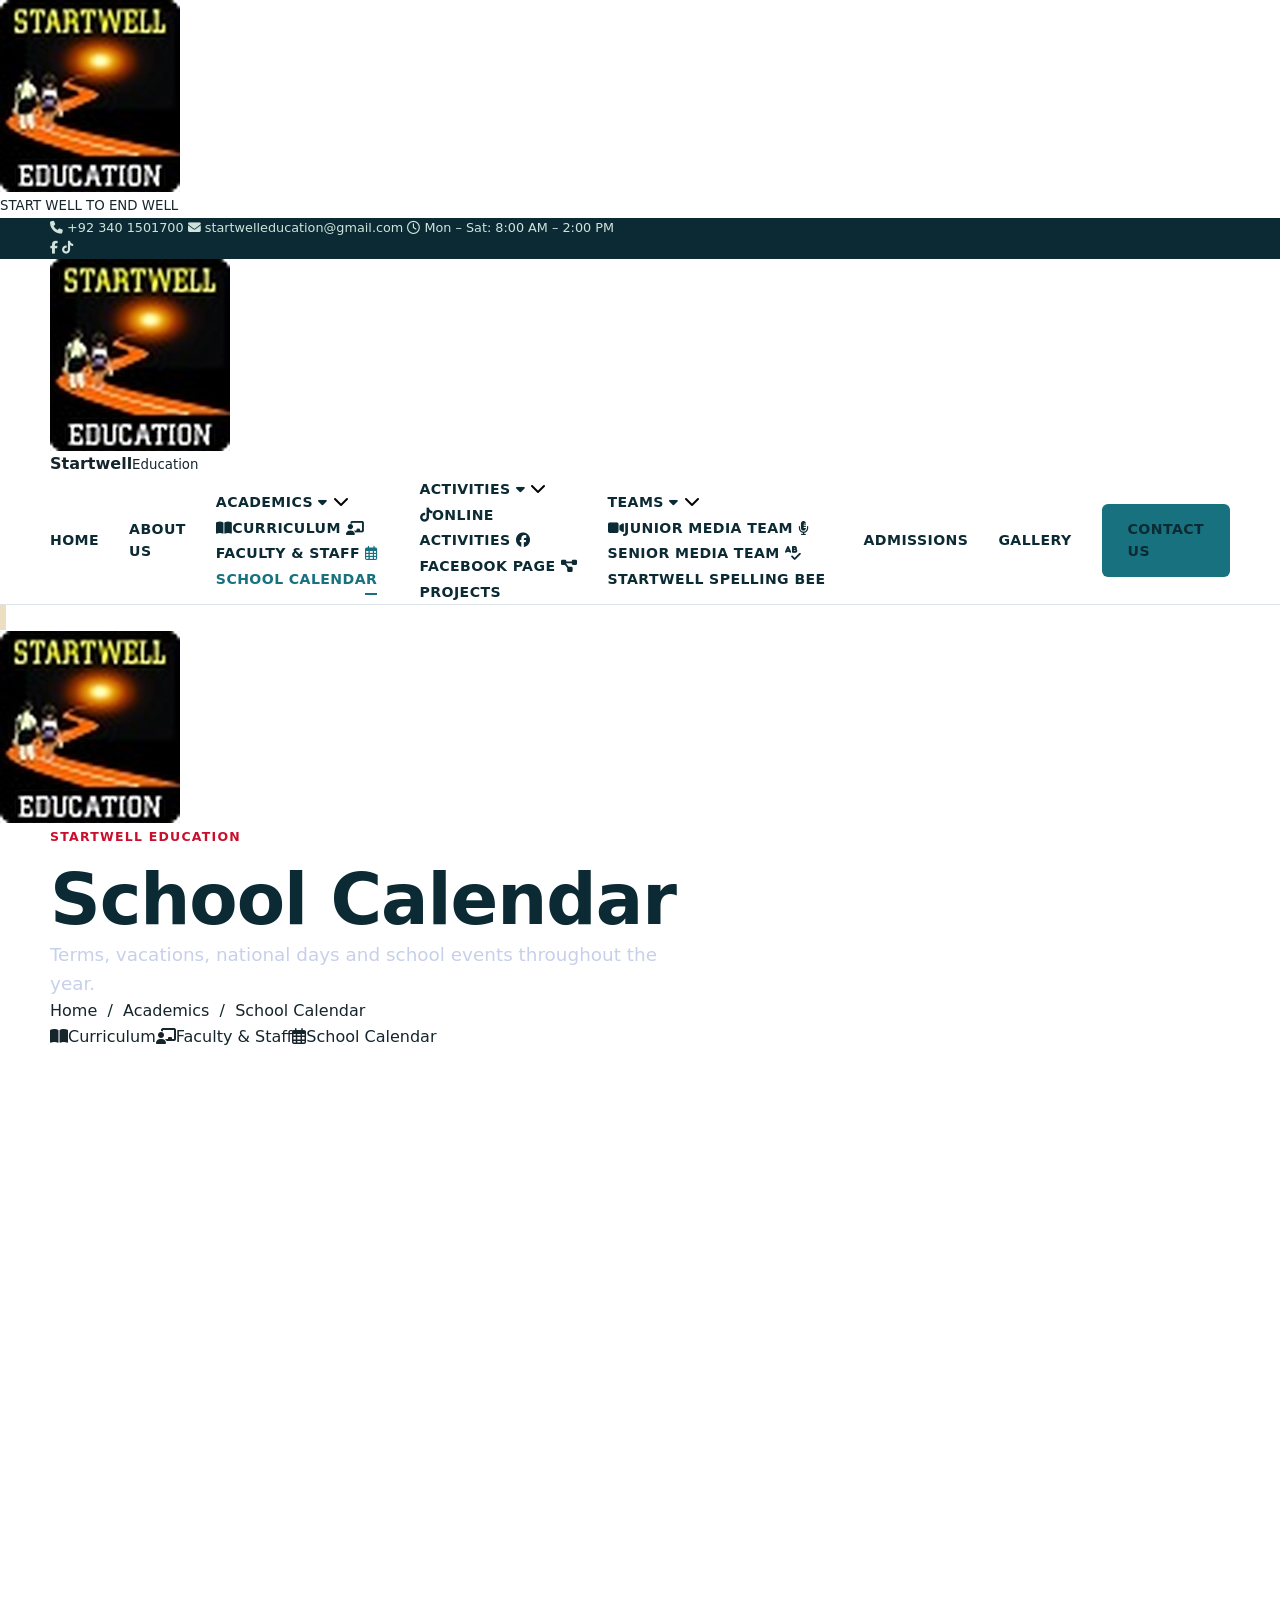
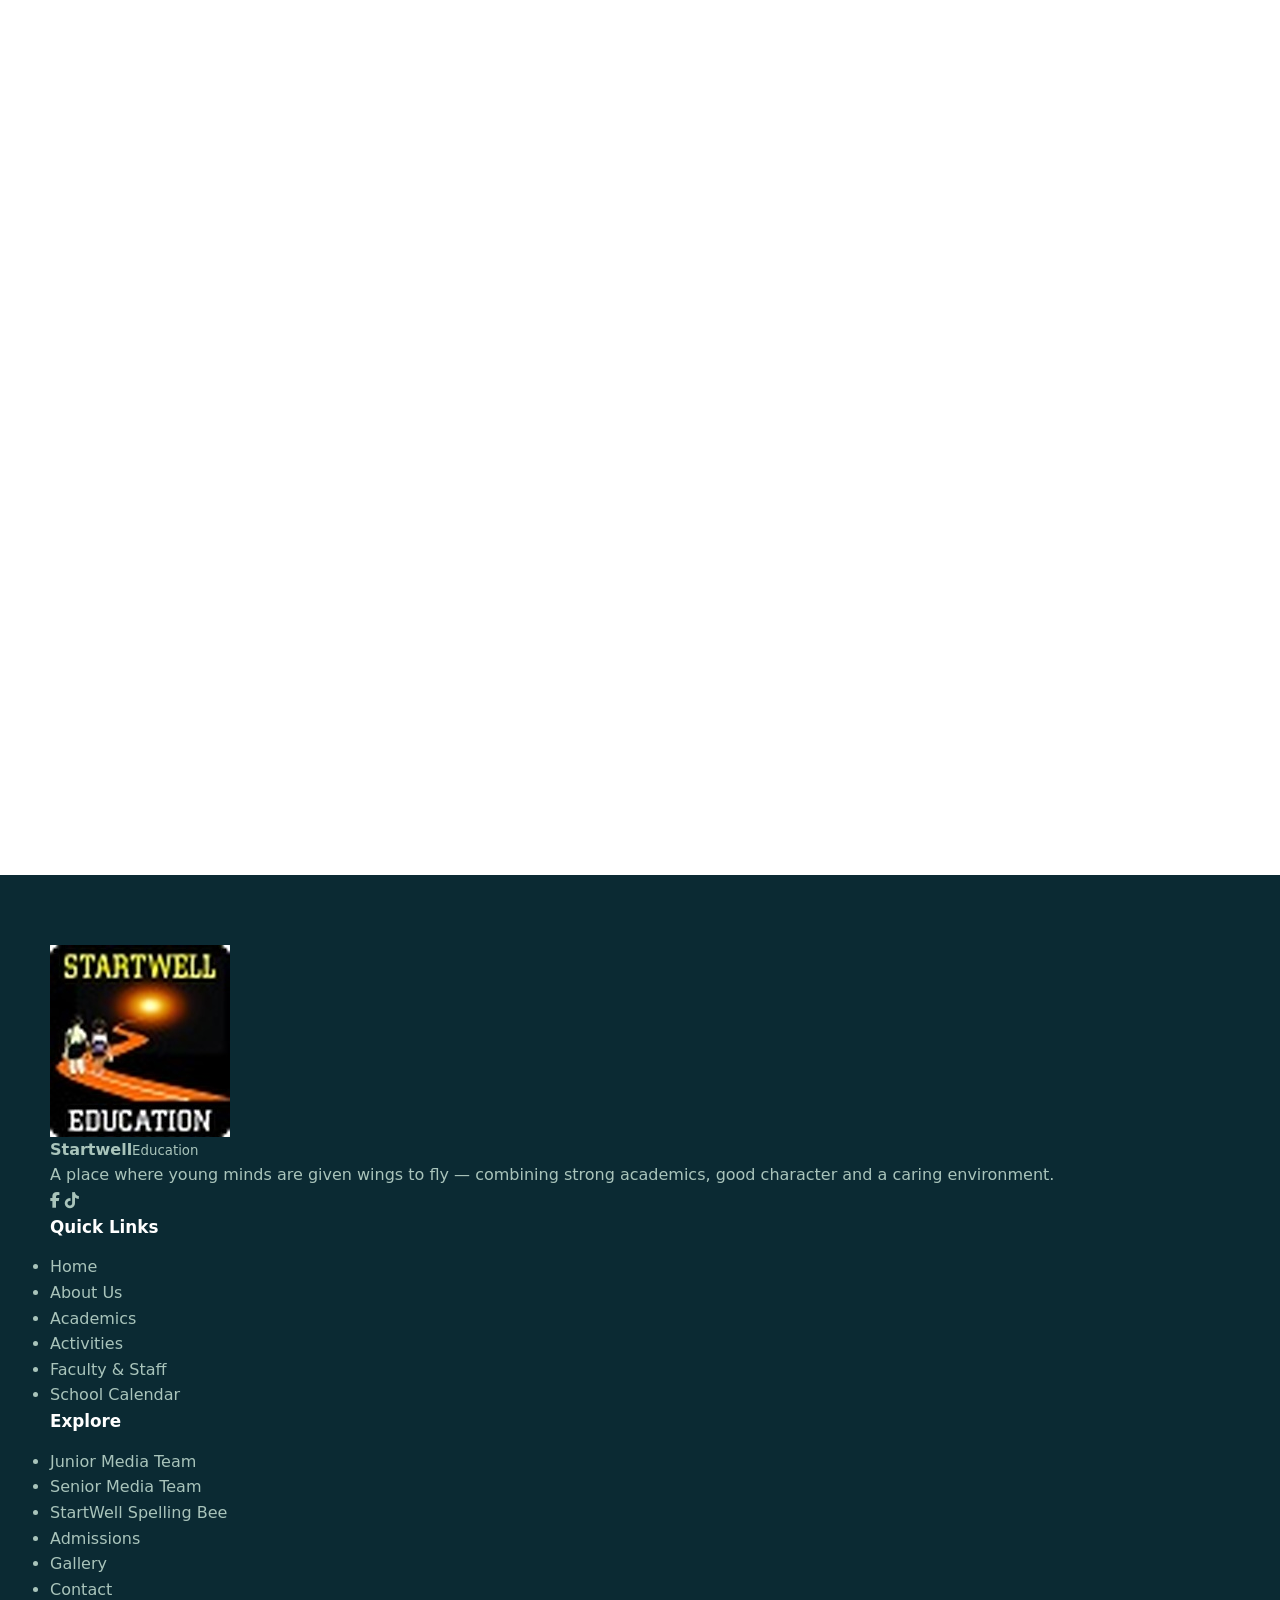
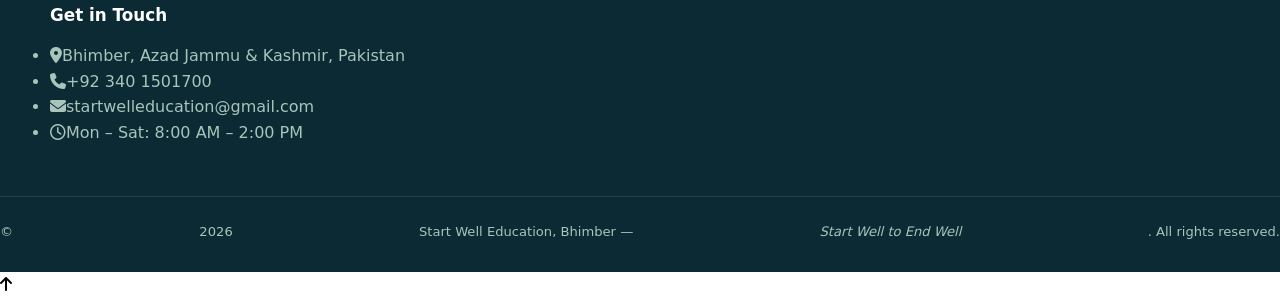
<file: calendar.html>
<!DOCTYPE html>
<html lang="en">
<head>
<meta charset="UTF-8">
<meta name="viewport" content="width=device-width, initial-scale=1.0">
<title>School Calendar | Startwell Education</title>
<meta name="description" content="Academic year, terms, vacations and events at Startwell Education.">
<link rel="icon" href="images/logo.jpg">
<link rel="preconnect" href="https://fonts.googleapis.com">
<link rel="preconnect" href="https://fonts.gstatic.com" crossorigin>
<link href="https://fonts.googleapis.com/css2?family=Fraunces:ital,opsz,wght@0,9..144,600;0,9..144,700;1,9..144,600&family=Plus+Jakarta+Sans:wght@400;500;600;700;800&display=swap" rel="stylesheet">
<link rel="stylesheet" href="https://cdnjs.cloudflare.com/ajax/libs/font-awesome/6.5.2/css/all.min.css">
<link rel="stylesheet" href="css/style.css">
</head>
<body>
<div class="preloader"><div class="pl-inner"><img src="images/logo.jpg" alt=""><div class="pl-bar"></div><small>START WELL TO END WELL</small></div></div>
<div class="scroll-progress"></div>
<div class="topbar">
  <div class="container">
    <div>
      <span><i class="fa-solid fa-phone"></i> +92 340 1501700</span>
      <span class="hide-sm"><i class="fa-solid fa-envelope"></i> startwelleducation@gmail.com</span>
      <span class="hide-sm"><i class="fa-regular fa-clock"></i> Mon – Sat: 8:00 AM – 2:00 PM</span>
    </div>
    <div class="socials">
      <a href="https://www.facebook.com/startwell.educationbhimber/" target="_blank" rel="noopener" aria-label="Facebook"><i class="fa-brands fa-facebook-f"></i></a>
      <a href="https://www.tiktok.com/@startwell.edu" target="_blank" rel="noopener" aria-label="TikTok"><i class="fa-brands fa-tiktok"></i></a>
    </div>
  </div>
</div>
<header class="header">
  <div class="container">
    <a href="index.html" class="brand">
      <img src="images/logo.jpg" alt="Startwell Education logo">
      <div class="brand-text"><strong>Startwell</strong><small>Education</small></div>
    </a>
    <nav class="nav">
      <button class="menu-toggle nav-close" aria-label="Close menu"><i class="fa-solid fa-xmark"></i></button>
      <a href="index.html">Home</a>
      <a href="aboutus.html">About Us</a>
      <div class="nav-item active">
        <a href="academics.html">Academics <i class="fa-solid fa-caret-down caret"></i></a>
        <button class="sub-toggle" aria-label="Show Academics pages"><i class="fa-solid fa-chevron-down"></i></button>
        <div class="dropdown">
          <a href="curriculum.html"><i class="fa-solid fa-book-open"></i>Curriculum</a>
          <a href="faculty.html"><i class="fa-solid fa-chalkboard-user"></i>Faculty &amp; Staff</a>
          <a href="calendar.html" class="active"><i class="fa-regular fa-calendar-days"></i>School Calendar</a>
        </div>
      </div>
      <div class="nav-item">
        <a href="activities.html">Activities <i class="fa-solid fa-caret-down caret"></i></a>
        <button class="sub-toggle" aria-label="Show Activities pages"><i class="fa-solid fa-chevron-down"></i></button>
        <div class="dropdown">
          <a href="online-activities.html"><i class="fa-brands fa-tiktok"></i>Online Activities</a>
          <a href="facebook.html"><i class="fa-brands fa-facebook"></i>Facebook Page</a>
          <a href="projects.html"><i class="fa-solid fa-diagram-project"></i>Projects</a>
        </div>
      </div>
      <div class="nav-item">
        <a href="teams.html">Teams <i class="fa-solid fa-caret-down caret"></i></a>
        <button class="sub-toggle" aria-label="Show Teams pages"><i class="fa-solid fa-chevron-down"></i></button>
        <div class="dropdown">
          <a href="junior-media-team.html"><i class="fa-solid fa-video"></i>Junior Media Team</a>
          <a href="senior-media-team.html"><i class="fa-solid fa-microphone-lines"></i>Senior Media Team</a>
          <a href="spelling-bee.html"><i class="fa-solid fa-spell-check"></i>StartWell Spelling Bee</a>
        </div>
      </div>
      <a href="admissions.html">Admissions</a>
      <a href="gallery.html">Gallery</a>
      <a href="contact.html" class="btn btn-primary">Contact Us</a>
    </nav>
    <button class="menu-toggle" aria-label="Open menu"><i class="fa-solid fa-bars"></i></button>
  </div>
</header>
<section class="page-banner">
  <div class="banner-art" aria-hidden="true"><span class="r1"></span><span class="r2"></span><img src="images/logo.jpg" alt=""></div>
  <div class="container">
    <span class="eyebrow" style="color:var(--gold)">Startwell Education</span>
    <h1>School Calendar</h1>
    <p class="lead" style="color:#c7d0ea;max-width:620px">Terms, vacations, national days and school events throughout the year.</p>
    <div class="breadcrumb"><a href="index.html">Home</a> &nbsp;/&nbsp; <a href="academics.html">Academics</a> &nbsp;/&nbsp; School Calendar</div>
  </div>
</section>
<div class="subnav"><div class="container"><a href="curriculum.html" class="subnav-pill"><i class="fa-solid fa-book-open"></i>Curriculum</a><a href="faculty.html" class="subnav-pill"><i class="fa-solid fa-chalkboard-user"></i>Faculty &amp; Staff</a><a href="calendar.html" class="subnav-pill active"><i class="fa-regular fa-calendar-days"></i>School Calendar</a></div></div>
<section>
  <div class="container">
    <div class="section-head center reveal">
      <span class="eyebrow">School Calendar</span>
      <h2>AJK Official Holidays 2026</h2>
      <p class="lead">Public holidays observed by Start Well Education for the session April 2026 – April 2027.</p>
    </div>
    <div class="hol-card reveal">
      <div class="hol-head"><span class="hol-badge">Public Holidays</span><h3>AJK Official Holidays 2026</h3><span class="hol-range">April 2026 – April 2027</span></div>
      <div class="hol-list"><div class="hol" data-end="2026-02-05"><span class="dot"></span><strong>Kashmir Solidarity Day</strong><span class="when">5 Feb 2026</span><span class="htag">Holiday</span></div><div class="hol" data-end="2026-03-23"><span class="dot"></span><strong>Pakistan Day</strong><span class="when">23 Mar 2026</span><span class="htag">Holiday</span></div><div class="hol" data-end="2026-03-23"><span class="dot"></span><strong>Eid-ul-Fitr</strong><span class="when">21–23 Mar 2026</span><span class="htag">Holiday</span></div><div class="hol" data-end="2026-05-01"><span class="dot"></span><strong>Labour Day</strong><span class="when">1 May 2026</span><span class="htag">Holiday</span></div><div class="hol" data-end="2026-05-28"><span class="dot"></span><strong>Youm-e-Takbeer</strong><span class="when">28 May 2026</span><span class="htag">Holiday</span></div><div class="hol" data-end="2026-05-29"><span class="dot"></span><strong>Eid-ul-Azha</strong><span class="when">27–29 May 2026</span><span class="htag">Holiday</span></div><div class="hol" data-end="2026-06-25"><span class="dot"></span><strong>Ashura</strong><span class="when">24–25 Jun 2026</span><span class="htag">Holiday</span></div><div class="hol" data-end="2026-07-13"><span class="dot"></span><strong>Youm-e-Shuhada-e-Kashmir</strong><span class="when">13 Jul 2026</span><span class="htag">Holiday</span></div><div class="hol" data-end="2026-08-14"><span class="dot"></span><strong>Independence Day (Pakistan)</strong><span class="when">14 Aug 2026</span><span class="htag">Holiday</span></div><div class="hol" data-end="2026-08-25"><span class="dot"></span><strong>Eid Milad-un-Nabi</strong><span class="when">25 Aug 2026</span><span class="htag">Holiday</span></div><div class="hol" data-end="2026-10-08"><span class="dot"></span><strong>Yom-e-Istehsal</strong><span class="when">8 Oct 2026</span><span class="htag">Holiday</span></div><div class="hol" data-end="2026-10-24"><span class="dot"></span><strong>Youm-e-Tasees AJK</strong><span class="when">24 Oct 2026</span><span class="htag">Holiday</span></div><div class="hol" data-end="2026-11-09"><span class="dot"></span><strong>Allama Iqbal Day</strong><span class="when">9 Nov 2026</span><span class="htag">Holiday</span></div><div class="hol" data-end="2026-12-25"><span class="dot"></span><strong>Quaid-e-Azam Day / Christmas</strong><span class="when">25 Dec 2026</span><span class="htag">Holiday</span></div><div class="hol" data-end="2026-12-26"><span class="dot"></span><strong>Day after Christmas</strong><span class="when">26 Dec 2026</span><span class="htag">Holiday</span></div></div>
    </div>
    <div class="note-box reveal"><i class="fa-solid fa-circle-info"></i> Islamic holidays depend on moon sighting and may shift by a day. Any change is announced on our <a href="https://www.facebook.com/startwell.educationbhimber/" target="_blank" rel="noopener" style="color:#1877f2;font-weight:700">Facebook page</a>.</div>
  </div>
</section>

<section class="bg-white">
  <div class="container grid-2" style="align-items:start">
    <div class="reveal">
      <span class="eyebrow">Highlights</span>
      <h2>Major events of the year</h2>
      <p class="lead">Every event is covered by our StartWell Media Team — watch the episodes on our social pages.</p>
      <a href="junior-media-team.html" class="btn btn-dark" style="margin-top:10px">Meet the Media Team <i class="fa-solid fa-arrow-right"></i></a>
    </div>
    <div class="events">
      <div class="event reveal"><div class="event-date"><strong>14</strong><small>Aug</small></div><div><h4>Independence Day</h4><p>Flag hoisting, national songs, tableaus and speeches.</p></div></div>
      <div class="event reveal d1"><div class="event-date"><strong>Nov</strong><small>Annual</small></div><div><h4>Sports Gala</h4><p>Races, matches and house competitions for all classes.</p></div></div>
      <div class="event reveal d2"><div class="event-date"><strong>Feb</strong><small>Final</small></div><div><h4>StartWell Spelling Bee</h4><p>Our champions compete in the grand final.</p></div></div>
      <div class="event reveal d3"><div class="event-date"><strong>Mar</strong><small>Annual</small></div><div><h4>Result &amp; Prize Distribution</h4><p>Celebrating achievers with awards and certificates.</p></div></div>
    </div>
  </div>
</section>
<section>
  <div class="container">
    <div class="cta reveal">
      <div>
        <span class="eyebrow" style="color:var(--gold)">Admissions Open</span>
        <h2>Give your child the right start.</h2>
        <p>Seats are limited. Visit our campus, meet our teachers and see why families trust Startwell Education.</p>
      </div>
      <div class="actions">
        <a href="contact.html" class="btn btn-primary">Apply Now <i class="fa-solid fa-arrow-right"></i></a>
        <a href="tel:+923401501700" class="btn btn-outline"><i class="fa-solid fa-phone"></i> Call Us</a>
      </div>
    </div>
  </div>
</section>
<footer class="footer">
  <div class="container">
    <div class="footer-grid">
      <div>
        <a href="index.html" class="brand" style="margin-bottom:18px">
          <img src="images/logo.jpg" alt="Startwell Education logo">
          <div class="brand-text"><strong>Startwell</strong><small>Education</small></div>
        </a>
        <p>A place where young minds are given wings to fly — combining strong academics, good character and a caring environment.</p>
        <div class="socials">
          <a href="https://www.facebook.com/startwell.educationbhimber/" target="_blank" rel="noopener" aria-label="Facebook"><i class="fa-brands fa-facebook-f"></i></a>
          <a href="https://www.tiktok.com/@startwell.edu" target="_blank" rel="noopener" aria-label="TikTok"><i class="fa-brands fa-tiktok"></i></a>
        </div>
      </div>
      <div>
        <h4>Quick Links</h4>
        <ul>
          <li><a href="index.html">Home</a></li>
          <li><a href="aboutus.html">About Us</a></li>
          <li><a href="academics.html">Academics</a></li>
          <li><a href="activities.html">Activities</a></li>
          <li><a href="faculty.html">Faculty &amp; Staff</a></li>
          <li><a href="calendar.html">School Calendar</a></li>
        </ul>
      </div>
      <div>
        <h4>Explore</h4>
        <ul>
          <li><a href="junior-media-team.html">Junior Media Team</a></li>
          <li><a href="senior-media-team.html">Senior Media Team</a></li>
          <li><a href="spelling-bee.html">StartWell Spelling Bee</a></li>
          <li><a href="admissions.html">Admissions</a></li>
          <li><a href="gallery.html">Gallery</a></li>
          <li><a href="contact.html">Contact</a></li>
        </ul>
      </div>
      <div>
        <h4>Get in Touch</h4>
        <ul class="footer-contact">
          <li><i class="fa-solid fa-location-dot"></i><span>Bhimber, Azad Jammu &amp; Kashmir, Pakistan</span></li>
          <li><i class="fa-solid fa-phone"></i><span>+92 340 1501700</span></li>
          <li><i class="fa-solid fa-envelope"></i><span>startwelleducation@gmail.com</span></li>
          <li><i class="fa-regular fa-clock"></i><span>Mon – Sat: 8:00 AM – 2:00 PM</span></li>
        </ul>
      </div>
    </div>
  </div>
  <div class="footer-bottom">© <span class="year-now">2026</span> Start Well Education, Bhimber — <em>Start Well to End Well</em>. All rights reserved.</div>
</footer>
<button class="to-top" aria-label="Back to top"><i class="fa-solid fa-arrow-up"></i></button>
<script src="js/config.js"></script>
<script src="js/main.js"></script>
</body>
</html>
</file>
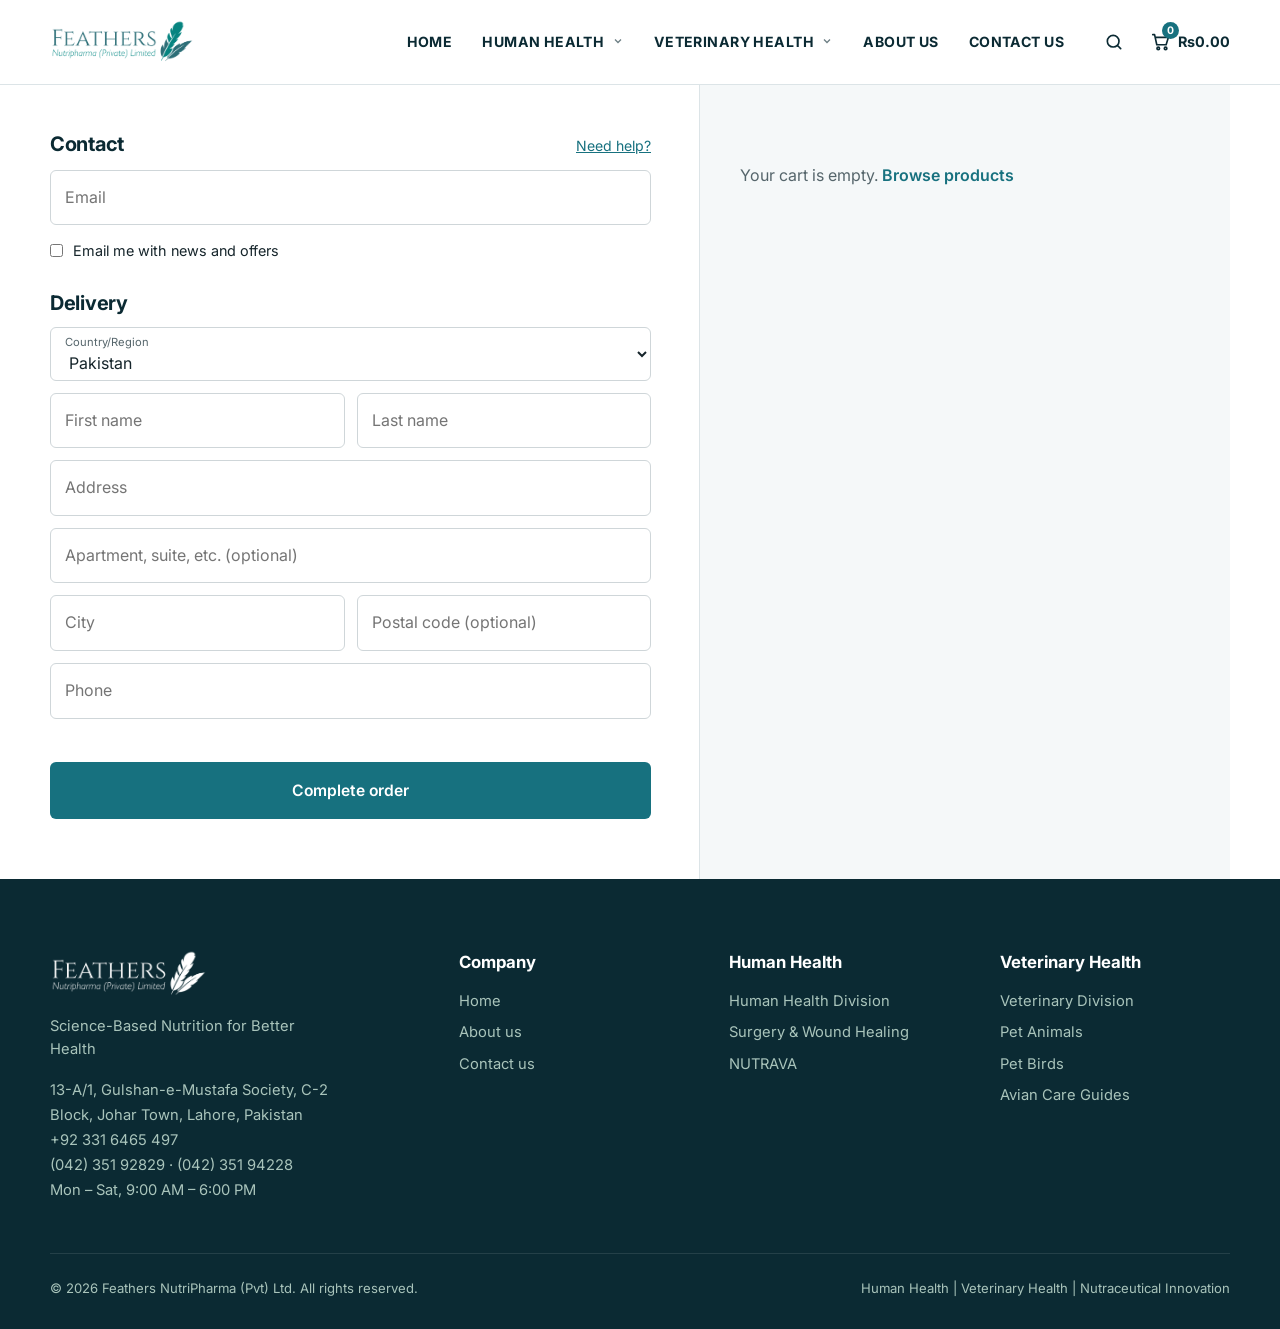
<file: checkout.html>
<!doctype html>
<html lang="en">
<head>
  <meta charset="utf-8" />
  <meta name="viewport" content="width=device-width, initial-scale=1" />
  <title>Checkout | Feathers Nutripharma</title>
  <meta name="description" content="Checkout — Feathers Nutripharma" />
  <link rel="icon" href="data:image/svg+xml,%3Csvg xmlns='http://www.w3.org/2000/svg' viewBox='0 0 64 64'%3E%3Cpath d='M50 6C30 8 14 24 12 46l-6 12 4 2 6-11c20-2 36-18 38-43z' fill='%230f5c4d'/%3E%3C/svg%3E" />
  <link rel="preconnect" href="https://fonts.googleapis.com" />
  <link rel="preconnect" href="https://fonts.gstatic.com" crossorigin />
  <link href="https://fonts.googleapis.com/css2?family=Fraunces:ital,opsz,wght@0,9..144,400;0,9..144,600;0,9..144,700;1,9..144,400;1,9..144,600&family=Inter:wght@400;500;600;700&display=swap" rel="stylesheet" />
  <link rel="stylesheet" href="css/style.css" />
</head>
<body>
  <header class="header" id="header">
    <div class="container header-inner">
      <a href="index.html" class="logo" aria-label="Feathers NutriPharma home"><img class="logo-img" src="images/logo.png" alt="Feathers NutriPharma (Private) Limited"></a>
      <nav class="nav" id="nav">
        <a href="index.html">Home</a>
        <div class="has-sub">
          <a href="human-health.html">Human Health <svg class="chev" viewBox="0 0 24 24" width="12" height="12" fill="none" stroke="currentColor" stroke-width="2.5"><path d="M6 9l6 6 6-6"/></svg></a>
          <div class="sub"><a href="human-health.html">Human Health Division</a><a href="surgery-wound-healing.html">Surgery &amp; Wound Healing</a><a href="#" data-nutrava>NUTRAVA</a></div>
        </div>
        <div class="has-sub">
          <a href="veterinary-health.html">Veterinary Health <svg class="chev" viewBox="0 0 24 24" width="12" height="12" fill="none" stroke="currentColor" stroke-width="2.5"><path d="M6 9l6 6 6-6"/></svg></a>
          <div class="sub"><a href="veterinary-health.html">Veterinary Division</a><a href="pet-animals.html">Pet Animals</a><a href="pet-birds.html">Pet Birds</a><a href="products.html">Shop Products</a></div>
        </div>
        <a href="about.html">About us</a>
        <a href="contact.html">Contact us</a>
      </nav>
      <div class="head-tools">
        <button class="icon-btn" id="searchBtn" aria-label="Search products"><svg viewBox="0 0 24 24" width="20" height="20" fill="none" stroke="currentColor" stroke-width="2" stroke-linecap="round"><circle cx="11" cy="11" r="7"/><path d="M20 20l-3.5-3.5"/></svg></button>
        <a class="cart" href="products.html" aria-label="Shopping cart"><svg viewBox="0 0 24 24" width="22" height="22" fill="none" stroke="currentColor" stroke-width="1.8" stroke-linecap="round" stroke-linejoin="round"><path d="M3 4h2l2.4 11h10.2L20 7H6.2"/><circle cx="9" cy="19" r="1.4"/><circle cx="17" cy="19" r="1.4"/></svg><span class="cart-count">0</span><b>Rs0.00</b></a>
      </div>
      <button class="menu-toggle" id="menuToggle" aria-label="Open menu"><span></span><span></span><span></span></button>
    </div>
  </header>
  <div class="search-overlay" id="searchOverlay" aria-hidden="true">
    <div class="search-box">
      <button class="search-close" id="searchClose" aria-label="Close search">×</button>
      <input id="searchInput" type="search" placeholder="Search our veterinary products" autocomplete="off">
      <div id="searchResults" class="search-results"></div>
    </div>
  </div>

  <main class="checkout">
    <div class="container co-grid">
      <div class="co-form-col">
        <form id="checkoutForm">
          <div class="co-head"><h2>Contact</h2><a href="contact.html">Need help?</a></div>
          <input class="co-in" type="email" name="email" placeholder="Email" required autocomplete="email">
          <label class="co-check"><input type="checkbox" name="news"> Email me with news and offers</label>

          <h2 class="co-h">Delivery</h2>
          <label class="co-select"><span>Country/Region</span>
            <select name="country" required><option>Pakistan</option></select>
          </label>
          <div class="co-two"><input class="co-in" name="first" placeholder="First name" required autocomplete="given-name"><input class="co-in" name="last" placeholder="Last name" required autocomplete="family-name"></div>
          <input class="co-in" name="address" placeholder="Address" required autocomplete="address-line1">
          <input class="co-in" name="apt" placeholder="Apartment, suite, etc. (optional)" autocomplete="address-line2">
          <div class="co-two"><input class="co-in" name="city" placeholder="City" required autocomplete="address-level2"><input class="co-in" name="zip" placeholder="Postal code (optional)" autocomplete="postal-code"></div>
          <input class="co-in" type="tel" name="phone" placeholder="Phone" required autocomplete="tel">
          <p class="form-msg" id="coMsg"></p>
          <button type="submit" class="btn btn-primary full co-submit">Complete order</button>
        </form>
        <div class="co-done" id="coDone" style="display:none">
          <h2>Thank you!</h2>
          <p>Your order details were received. This is a test checkout — nothing was charged or sent yet.</p>
          <a href="products.html" class="btn btn-primary">Continue shopping</a>
        </div>
      </div>
      <aside class="co-summary" id="coSummary"></aside>
    </div>
  </main>

  <footer class="footer">
    <div class="container footer-inner">
      <div class="footer-brand">
        <a href="index.html" class="logo light" aria-label="Feathers NutriPharma home"><img class="logo-img" src="images/logo-white.png" alt="Feathers NutriPharma (Private) Limited"></a>
        <p>Science-Based Nutrition for Better Health</p>
        <p class="f-contact">13-A/1, Gulshan-e-Mustafa Society, C-2 Block, Johar Town, Lahore, Pakistan<br>+92 331 6465 497<br>(042) 351 92829 · (042) 351 94228<br>Mon – Sat, 9:00 AM – 6:00 PM</p>
      </div>
      <div><h4>Company</h4><a href="index.html">Home</a><a href="about.html">About us</a><a href="contact.html">Contact us</a></div>
      <div><h4>Human Health</h4><a href="human-health.html">Human Health Division</a><a href="surgery-wound-healing.html">Surgery &amp; Wound Healing</a><a href="#" data-nutrava>NUTRAVA</a></div>
      <div><h4>Veterinary Health</h4><a href="veterinary-health.html">Veterinary Division</a><a href="pet-animals.html">Pet Animals</a><a href="pet-birds.html">Pet Birds</a><a href="avian-care.html">Avian Care Guides</a></div>
    </div>
    <div class="container footer-bottom">
      <span>© <span id="year"></span> Feathers NutriPharma (Pvt) Ltd. All rights reserved.</span>
      <span>Human Health | Veterinary Health | Nutraceutical Innovation</span>
    </div>
  </footer>

  <div class="modal" id="modal" aria-hidden="true">
    <div class="modal-backdrop" data-close></div>
    <div class="modal-box" role="dialog" aria-modal="true">
      <button class="modal-close" data-close aria-label="Close">×</button>
      <div id="modalBody"></div>
    </div>
  </div>

  <script src="js/main.js"></script>
</body>
</html>
</file>
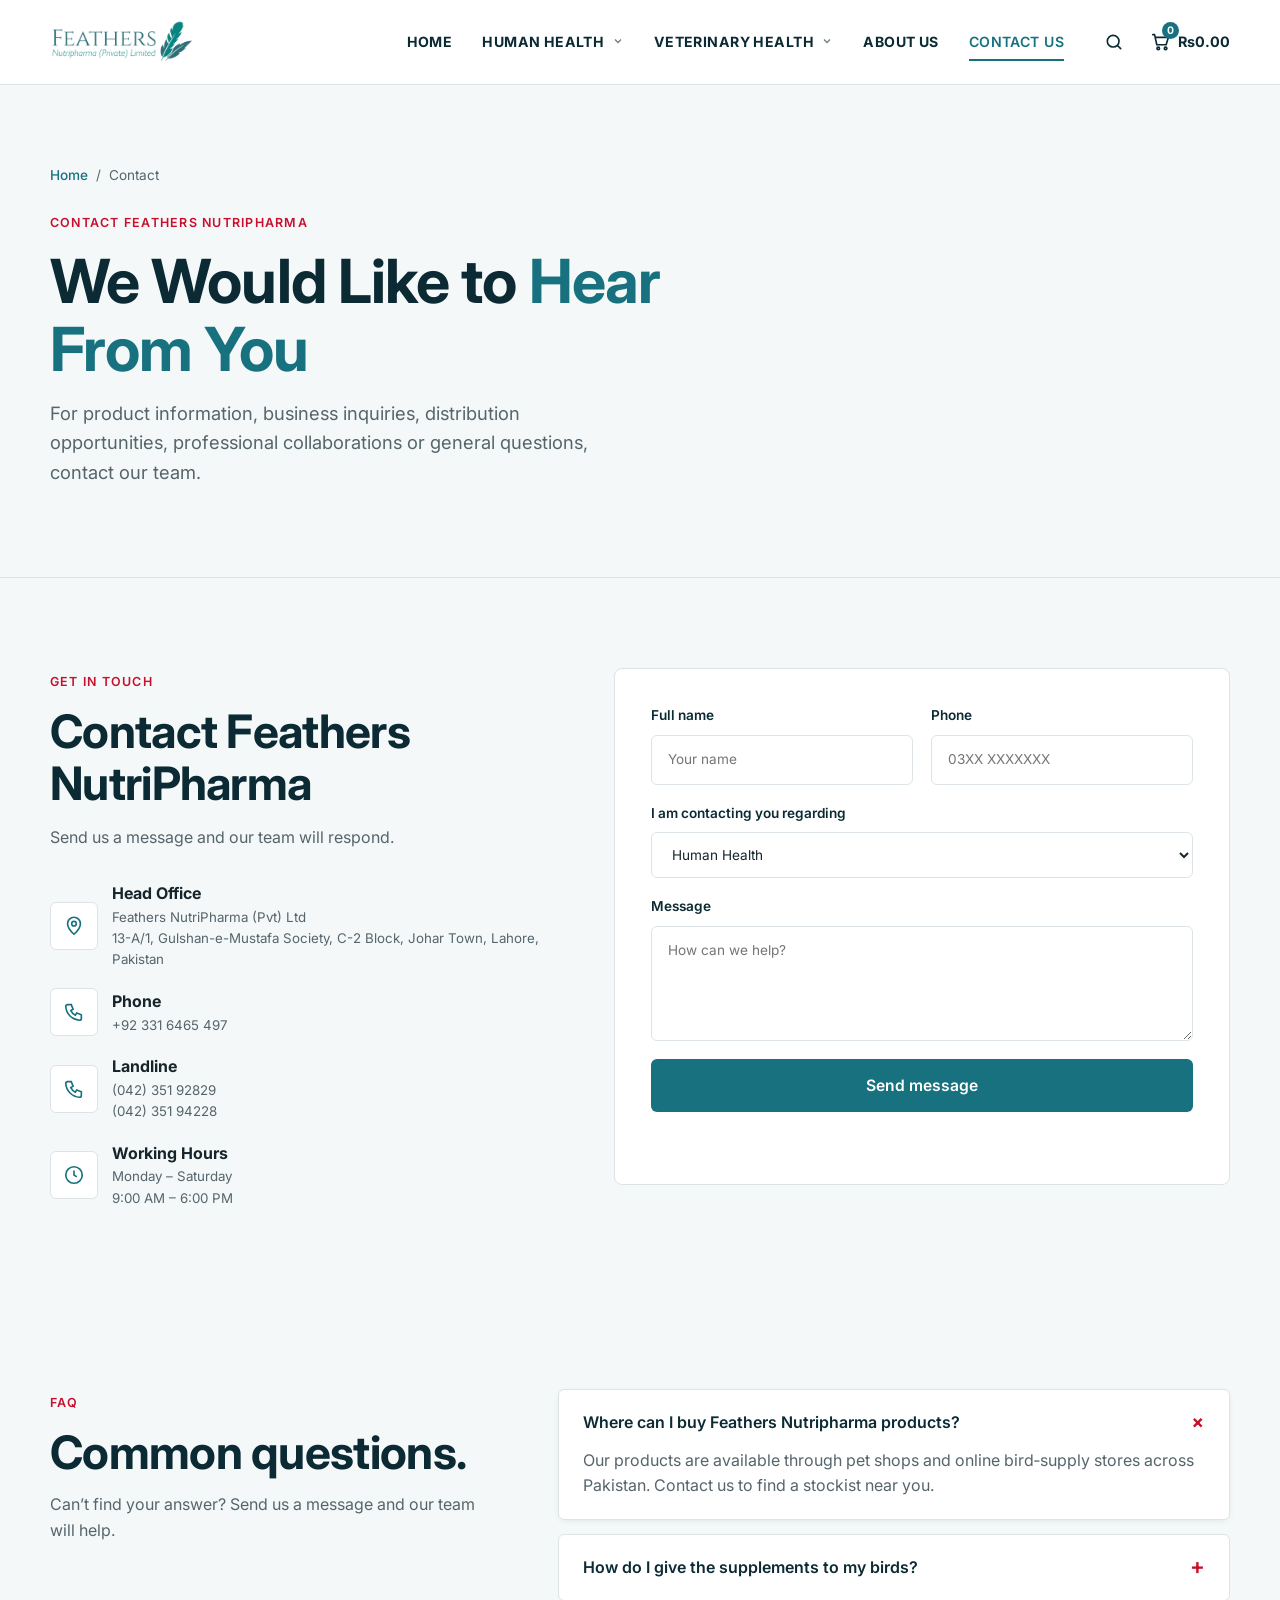
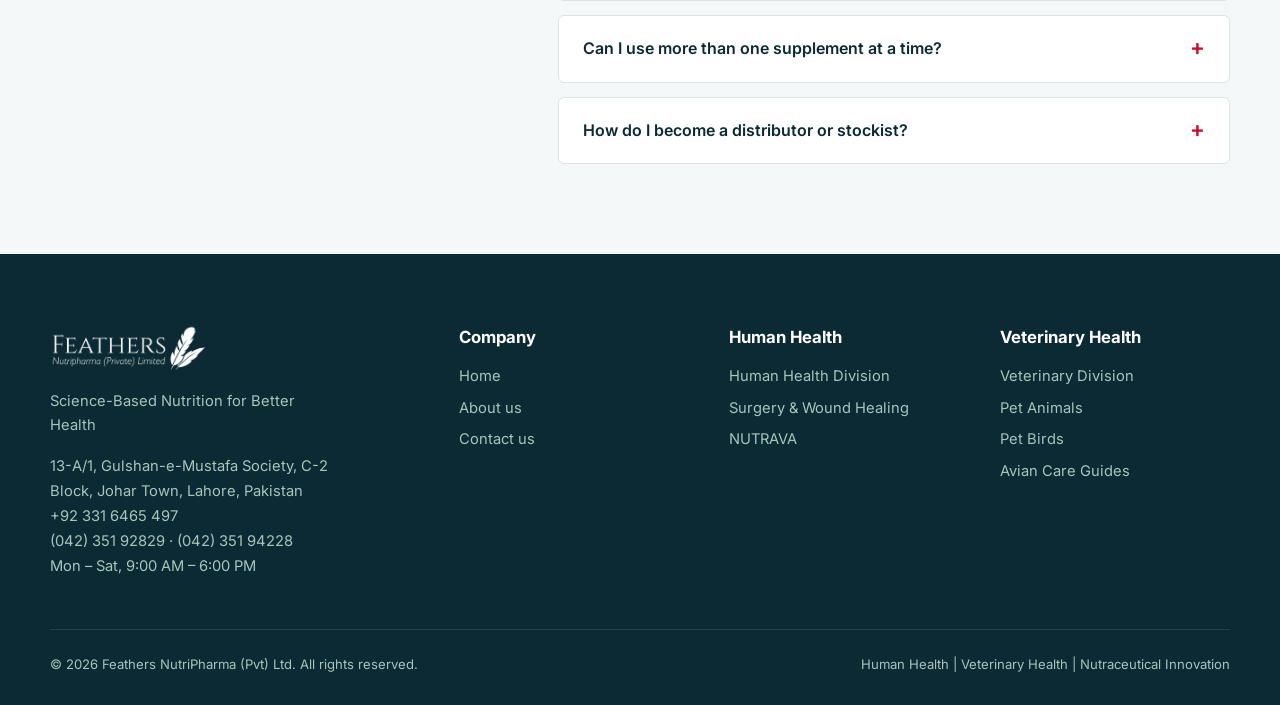
<file: contact.html>
<!doctype html>
<html lang="en">
<head>
  <meta charset="utf-8" />
  <meta name="viewport" content="width=device-width, initial-scale=1" />
  <title>Contact Us | Feathers Nutripharma</title>
  <meta name="description" content="Contact Feathers Nutripharma for product questions, dosage guidance or distribution enquiries." />
  <link rel="icon" href="data:image/svg+xml,%3Csvg xmlns='http://www.w3.org/2000/svg' viewBox='0 0 64 64'%3E%3Cpath d='M50 6C30 8 14 24 12 46l-6 12 4 2 6-11c20-2 36-18 38-43z' fill='%230f5c4d'/%3E%3C/svg%3E" />
  <link rel="preconnect" href="https://fonts.googleapis.com" />
  <link rel="preconnect" href="https://fonts.gstatic.com" crossorigin />
  <link href="https://fonts.googleapis.com/css2?family=Fraunces:ital,opsz,wght@0,9..144,400;0,9..144,600;0,9..144,700;1,9..144,400;1,9..144,600&family=Inter:wght@400;500;600;700&display=swap" rel="stylesheet" />
  <link rel="stylesheet" href="css/style.css" />
</head>
<body>

  <header class="header" id="header">
    <div class="container header-inner">
      <a href="index.html" class="logo" aria-label="Feathers NutriPharma home"><img class="logo-img" src="images/logo.png" alt="Feathers NutriPharma (Private) Limited"></a>
      <nav class="nav" id="nav">
        <a href="index.html">Home</a>
        <div class="has-sub">
          <a href="human-health.html">Human Health <svg class="chev" viewBox="0 0 24 24" width="12" height="12" fill="none" stroke="currentColor" stroke-width="2.5"><path d="M6 9l6 6 6-6"/></svg></a>
          <div class="sub"><a href="human-health.html">Human Health Division</a><a href="surgery-wound-healing.html">Surgery &amp; Wound Healing</a><a href="#" data-nutrava>NUTRAVA</a></div>
        </div>
        <div class="has-sub">
          <a href="veterinary-health.html">Veterinary Health <svg class="chev" viewBox="0 0 24 24" width="12" height="12" fill="none" stroke="currentColor" stroke-width="2.5"><path d="M6 9l6 6 6-6"/></svg></a>
          <div class="sub"><a href="veterinary-health.html">Veterinary Division</a><a href="pet-animals.html">Pet Animals</a><a href="pet-birds.html">Pet Birds</a><a href="products.html">Shop Products</a></div>
        </div>
        <a href="about.html">About us</a>
        <a href="contact.html" class="active" aria-current="page">Contact us</a>
      </nav>
      <div class="head-tools">
        <button class="icon-btn" id="searchBtn" aria-label="Search products"><svg viewBox="0 0 24 24" width="20" height="20" fill="none" stroke="currentColor" stroke-width="2" stroke-linecap="round"><circle cx="11" cy="11" r="7"/><path d="M20 20l-3.5-3.5"/></svg></button>
        <a class="cart" href="products.html" aria-label="Shopping cart"><svg viewBox="0 0 24 24" width="22" height="22" fill="none" stroke="currentColor" stroke-width="1.8" stroke-linecap="round" stroke-linejoin="round"><path d="M3 4h2l2.4 11h10.2L20 7H6.2"/><circle cx="9" cy="19" r="1.4"/><circle cx="17" cy="19" r="1.4"/></svg><span class="cart-count">0</span><b>Rs0.00</b></a>
      </div>
      <button class="menu-toggle" id="menuToggle" aria-label="Open menu"><span></span><span></span><span></span></button>
    </div>
  </header>
  <div class="search-overlay" id="searchOverlay" aria-hidden="true">
    <div class="search-box">
      <button class="search-close" id="searchClose" aria-label="Close search">×</button>
      <input id="searchInput" type="search" placeholder="Search our veterinary products" autocomplete="off">
      <div id="searchResults" class="search-results"></div>
    </div>
  </div>

  <section class="page-hero">
    <div class="container">
      <nav class="crumbs" aria-label="Breadcrumb"><a href="index.html">Home</a><span>/</span><span>Contact</span></nav>
      <span class="eyebrow">Contact Feathers NutriPharma</span>
      <h1>We Would Like to <em>Hear From You</em></h1>
      <p class="lead">For product information, business inquiries, distribution opportunities, professional collaborations or general questions, contact our team.</p>
    </div>
  </section>
<!-- Contact -->
  <section class="section contact">
    <div class="container contact-inner">
      <div class="contact-copy reveal">
        <span class="eyebrow">Get in touch</span>
        <h2>Contact Feathers NutriPharma</h2>
        <p>Send us a message and our team will respond.</p>
        <ul class="contact-list">
          <li><span><svg viewBox="0 0 24 24" width="22" height="22" fill="none" stroke="currentColor" stroke-width="1.8"><path d="M12 21s7-6.2 7-11.5A7 7 0 0 0 5 9.5C5 14.8 12 21 12 21z"/><circle cx="12" cy="9.5" r="2.5"/></svg></span><div><b>Head Office</b><small>Feathers NutriPharma (Pvt) Ltd<br>13-A/1, Gulshan-e-Mustafa Society, C-2 Block, Johar Town, Lahore, Pakistan</small></div></li>
          <li><span><svg viewBox="0 0 24 24" width="22" height="22" fill="none" stroke="currentColor" stroke-width="1.8"><path d="M5 4h4l2 5-2.5 1.5a11 11 0 0 0 5 5L15 13l5 2v4a2 2 0 0 1-2 2A16 16 0 0 1 3 6a2 2 0 0 1 2-2z"/></svg></span><div><b>Phone</b><small>+92 331 6465 497</small></div></li>
          <li><span><svg viewBox="0 0 24 24" width="22" height="22" fill="none" stroke="currentColor" stroke-width="1.8"><path d="M5 4h4l2 5-2.5 1.5a11 11 0 0 0 5 5L15 13l5 2v4a2 2 0 0 1-2 2A16 16 0 0 1 3 6a2 2 0 0 1 2-2z"/></svg></span><div><b>Landline</b><small>(042) 351 92829<br>(042) 351 94228</small></div></li>
          <li><span><svg viewBox="0 0 24 24" width="22" height="22" fill="none" stroke="currentColor" stroke-width="1.8"><circle cx="12" cy="12" r="9"/><path d="M12 7v5l3 2"/></svg></span><div><b>Working Hours</b><small>Monday – Saturday<br>9:00 AM – 6:00 PM</small></div></li>
        </ul>
      </div>
      <form class="contact-form reveal" id="contactForm" novalidate>
        <div class="row">
          <label>Full name<input type="text" name="name" required placeholder="Your name" /></label>
          <label>Phone<input type="tel" name="phone" placeholder="03XX XXXXXXX" /></label>
        </div>
        <label>I am contacting you regarding
          <select name="type">
            <option>Human Health</option>
            <option>Surgery &amp; Wound Healing</option>
            <option>NUTRAVA</option>
            <option>Veterinary Health</option>
            <option>Pet Animals</option>
            <option>Pet Birds</option>
            <option>Distribution / Dealership</option>
            <option>Business Partnership</option>
            <option>General Inquiry</option>
          </select>
        </label>
        <label>Message<textarea name="message" rows="4" required placeholder="How can we help?"></textarea></label>
        <button type="submit" class="btn btn-primary full">Send message</button>
        <p class="form-msg" id="formMsg" role="status"></p>
      </form>
    </div>
  </section>

  
  <section class="section faq-wrap">
    <div class="container faq-inner">
      <div class="reveal">
        <span class="eyebrow">FAQ</span>
        <h2>Common questions.</h2>
        <p class="muted">Can’t find your answer? Send us a message and our team will help.</p>
      </div>
      <div class="faq reveal">
        <details open><summary>Where can I buy Feathers Nutripharma products?</summary><p>Our products are available through pet shops and online bird‑supply stores across Pakistan. Contact us to find a stockist near you.</p></details>
        <details><summary>How do I give the supplements to my birds?</summary><p>Most of our powders and syrups mix into drinking water or soft food. Always follow the dosage printed on the pack, and ask a vet if your bird is unwell.</p></details>
        <details><summary>Can I use more than one supplement at a time?</summary><p>Many keepers combine products, for example electrolytes in summer with a regular multivitamin. Contact us for guidance so you don’t over‑supplement.</p></details>
        <details><summary>How do I become a distributor or stockist?</summary><p>Fill in the contact form and choose “Distribution / Dealership”. Our team will share trade pricing and terms.</p></details>
      </div>
    </div>
  </section>

  <footer class="footer">
    <div class="container footer-inner">
      <div class="footer-brand">
        <a href="index.html" class="logo light" aria-label="Feathers NutriPharma home"><img class="logo-img" src="images/logo-white.png" alt="Feathers NutriPharma (Private) Limited"></a>
        <p>Science-Based Nutrition for Better Health</p>
        <p class="f-contact">13-A/1, Gulshan-e-Mustafa Society, C-2 Block, Johar Town, Lahore, Pakistan<br>+92 331 6465 497<br>(042) 351 92829 · (042) 351 94228<br>Mon – Sat, 9:00 AM – 6:00 PM</p>
      </div>
      <div><h4>Company</h4><a href="index.html">Home</a><a href="about.html">About us</a><a href="contact.html">Contact us</a></div>
      <div><h4>Human Health</h4><a href="human-health.html">Human Health Division</a><a href="surgery-wound-healing.html">Surgery &amp; Wound Healing</a><a href="#" data-nutrava>NUTRAVA</a></div>
      <div><h4>Veterinary Health</h4><a href="veterinary-health.html">Veterinary Division</a><a href="pet-animals.html">Pet Animals</a><a href="pet-birds.html">Pet Birds</a><a href="avian-care.html">Avian Care Guides</a></div>
    </div>
    <div class="container footer-bottom">
      <span>© <span id="year"></span> Feathers NutriPharma (Pvt) Ltd. All rights reserved.</span>
      <span>Human Health | Veterinary Health | Nutraceutical Innovation</span>
    </div>
  </footer>

  <div class="modal" id="modal" aria-hidden="true">
    <div class="modal-backdrop" data-close></div>
    <div class="modal-box" role="dialog" aria-modal="true">
      <button class="modal-close" data-close aria-label="Close">×</button>
      <div id="modalBody"></div>
    </div>
  </div>

  <script src="js/main.js"></script>
</body>
</html>
</file>
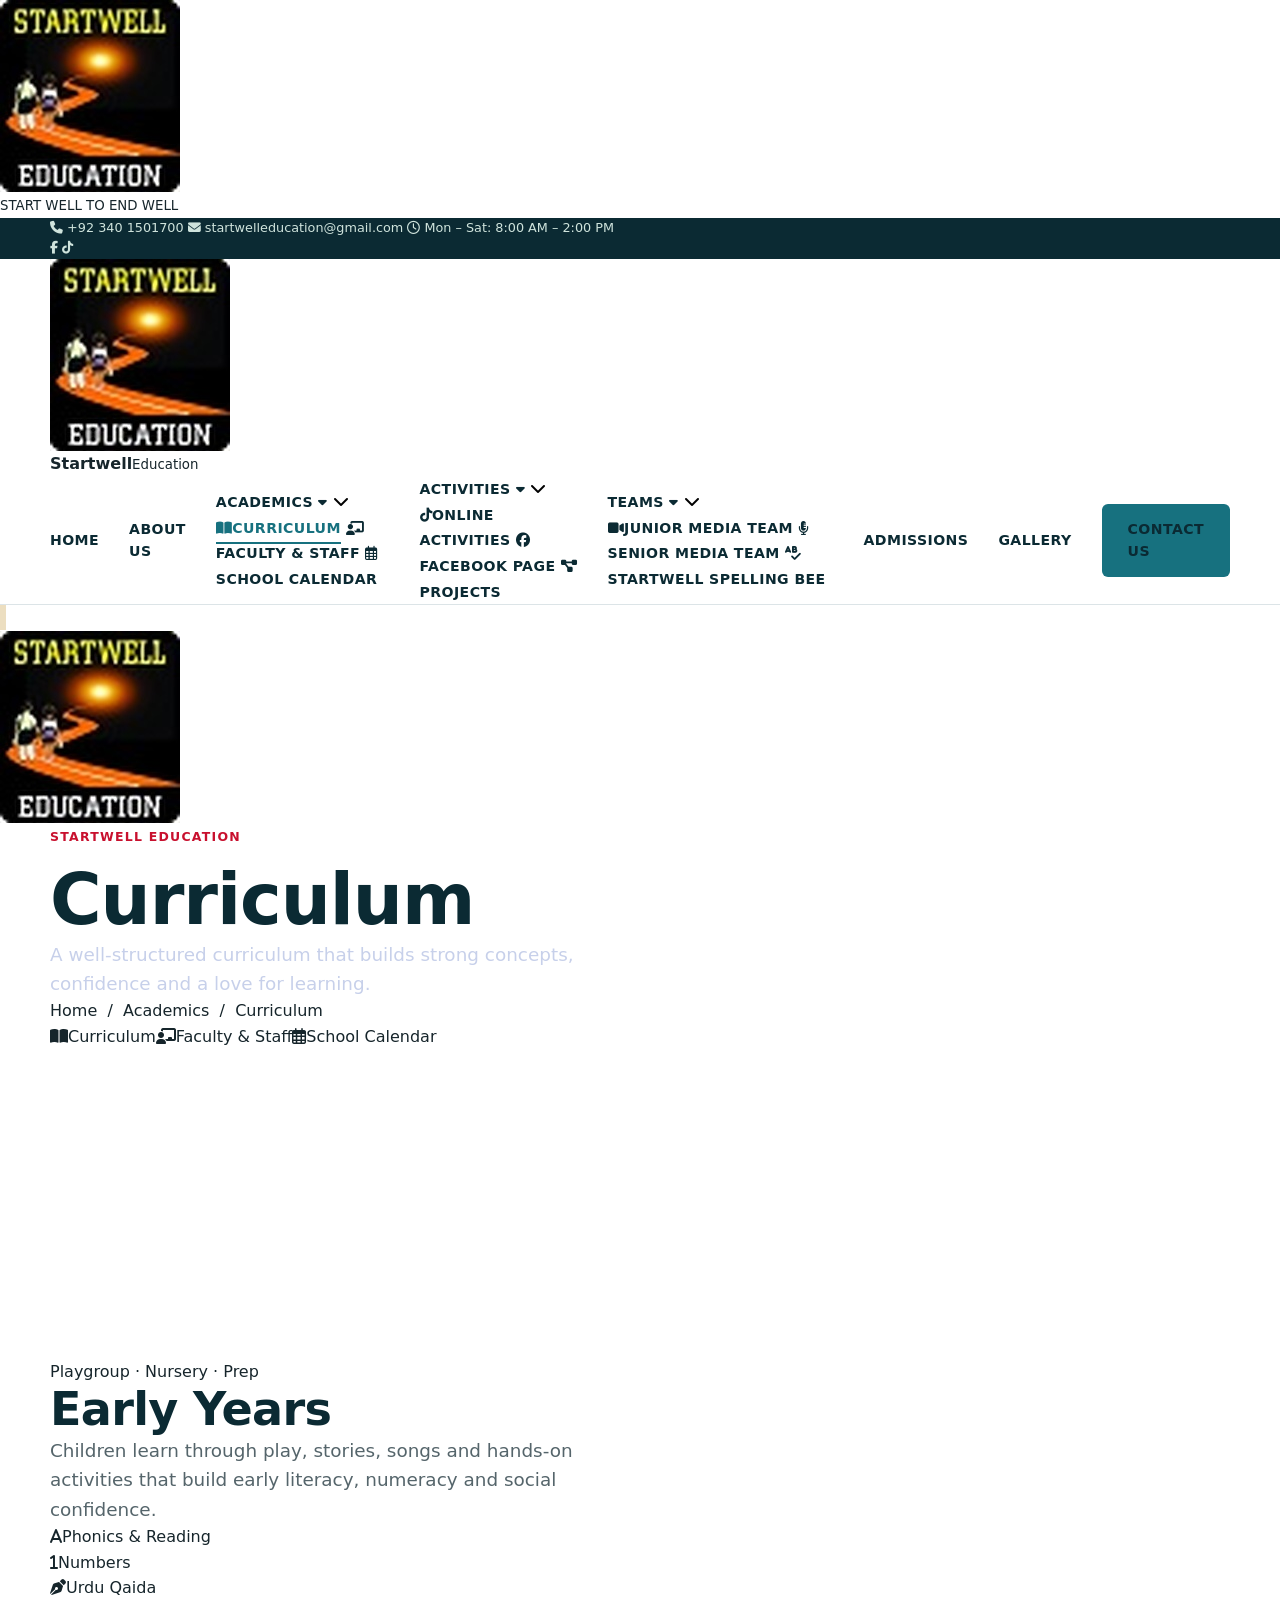
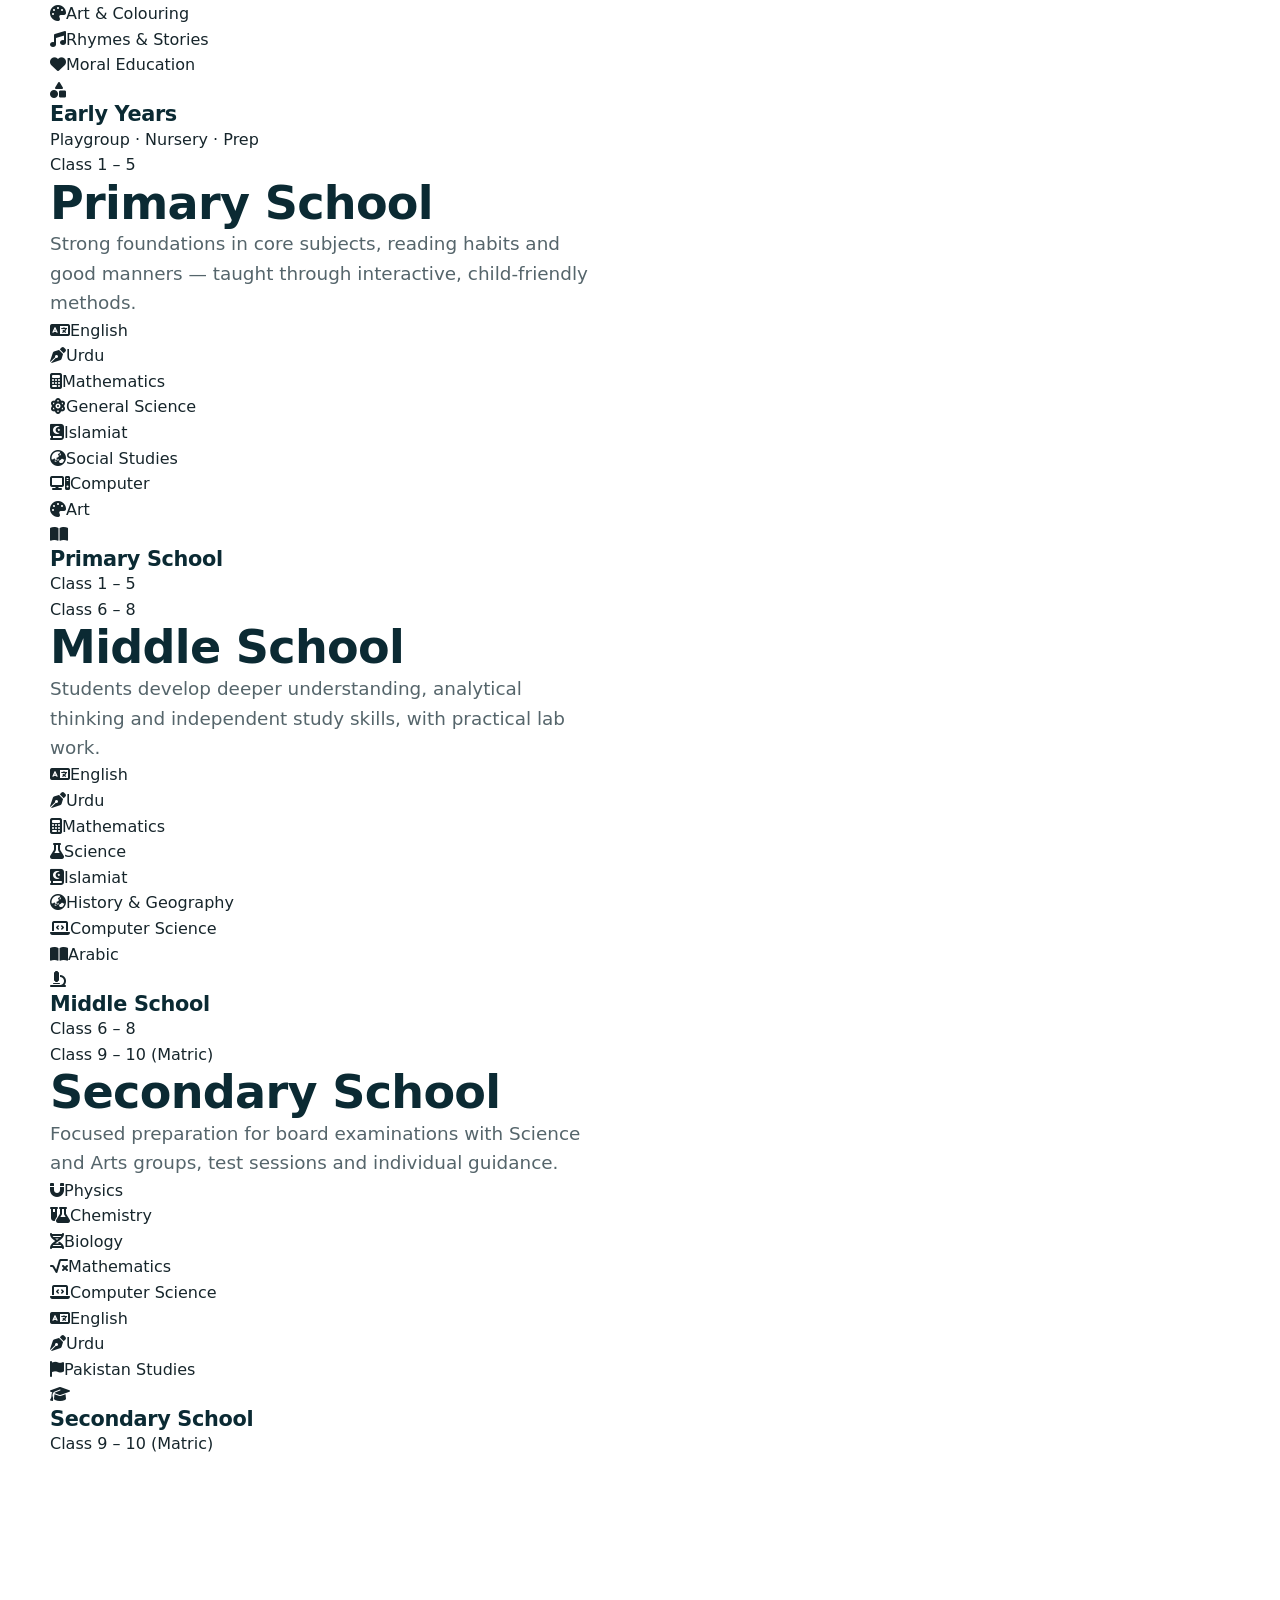
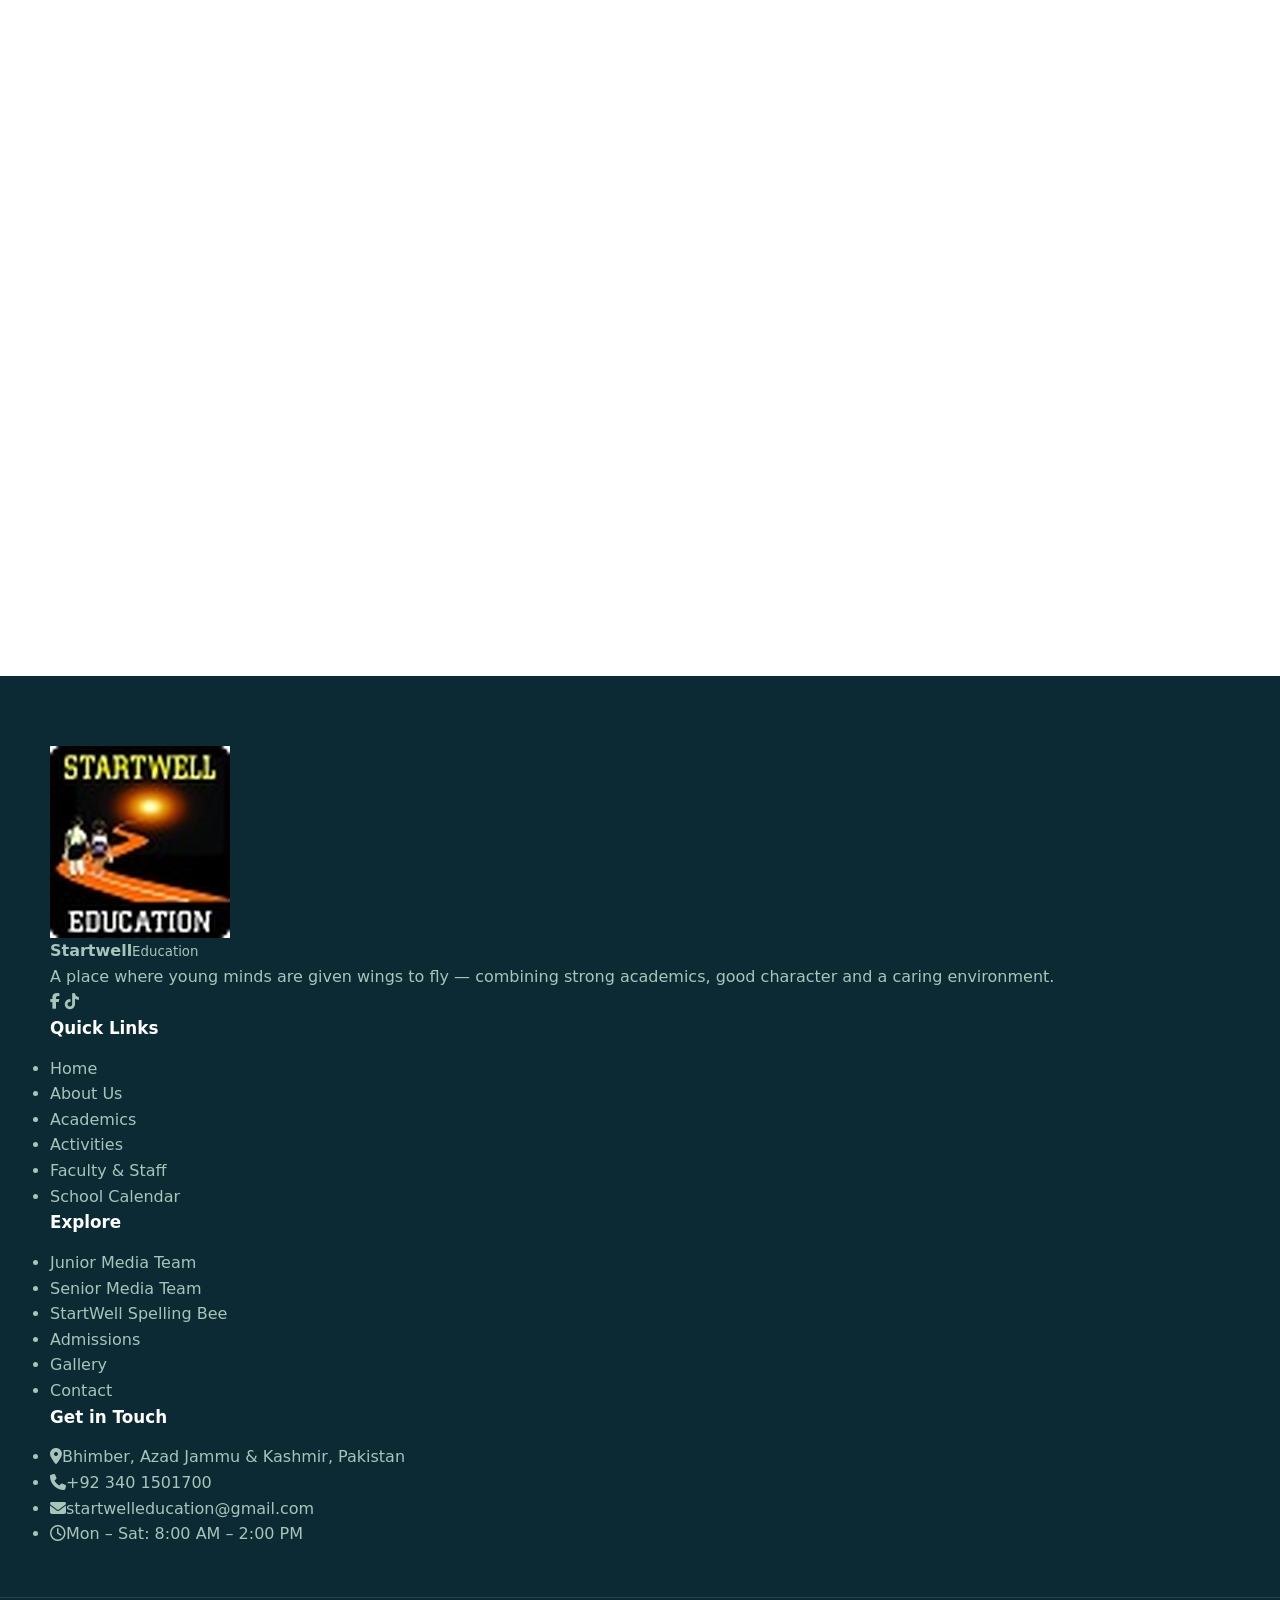
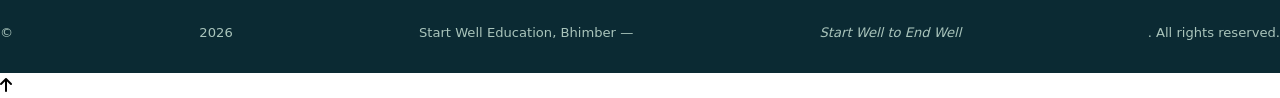
<file: curriculum.html>
<!DOCTYPE html>
<html lang="en">
<head>
<meta charset="UTF-8">
<meta name="viewport" content="width=device-width, initial-scale=1.0">
<title>Curriculum | Startwell Education</title>
<meta name="description" content="Curriculum, programs and school timings at Startwell Education.">
<link rel="icon" href="images/logo.jpg">
<link rel="preconnect" href="https://fonts.googleapis.com">
<link rel="preconnect" href="https://fonts.gstatic.com" crossorigin>
<link href="https://fonts.googleapis.com/css2?family=Fraunces:ital,opsz,wght@0,9..144,600;0,9..144,700;1,9..144,600&family=Plus+Jakarta+Sans:wght@400;500;600;700;800&display=swap" rel="stylesheet">
<link rel="stylesheet" href="https://cdnjs.cloudflare.com/ajax/libs/font-awesome/6.5.2/css/all.min.css">
<link rel="stylesheet" href="css/style.css">
</head>
<body>
<div class="preloader"><div class="pl-inner"><img src="images/logo.jpg" alt=""><div class="pl-bar"></div><small>START WELL TO END WELL</small></div></div>
<div class="scroll-progress"></div>
<div class="topbar">
  <div class="container">
    <div>
      <span><i class="fa-solid fa-phone"></i> +92 340 1501700</span>
      <span class="hide-sm"><i class="fa-solid fa-envelope"></i> startwelleducation@gmail.com</span>
      <span class="hide-sm"><i class="fa-regular fa-clock"></i> Mon – Sat: 8:00 AM – 2:00 PM</span>
    </div>
    <div class="socials">
      <a href="https://www.facebook.com/startwell.educationbhimber/" target="_blank" rel="noopener" aria-label="Facebook"><i class="fa-brands fa-facebook-f"></i></a>
      <a href="https://www.tiktok.com/@startwell.edu" target="_blank" rel="noopener" aria-label="TikTok"><i class="fa-brands fa-tiktok"></i></a>
    </div>
  </div>
</div>
<header class="header">
  <div class="container">
    <a href="index.html" class="brand">
      <img src="images/logo.jpg" alt="Startwell Education logo">
      <div class="brand-text"><strong>Startwell</strong><small>Education</small></div>
    </a>
    <nav class="nav">
      <button class="menu-toggle nav-close" aria-label="Close menu"><i class="fa-solid fa-xmark"></i></button>
      <a href="index.html">Home</a>
      <a href="aboutus.html">About Us</a>
      <div class="nav-item active">
        <a href="academics.html">Academics <i class="fa-solid fa-caret-down caret"></i></a>
        <button class="sub-toggle" aria-label="Show Academics pages"><i class="fa-solid fa-chevron-down"></i></button>
        <div class="dropdown">
          <a href="curriculum.html" class="active"><i class="fa-solid fa-book-open"></i>Curriculum</a>
          <a href="faculty.html"><i class="fa-solid fa-chalkboard-user"></i>Faculty &amp; Staff</a>
          <a href="calendar.html"><i class="fa-regular fa-calendar-days"></i>School Calendar</a>
        </div>
      </div>
      <div class="nav-item">
        <a href="activities.html">Activities <i class="fa-solid fa-caret-down caret"></i></a>
        <button class="sub-toggle" aria-label="Show Activities pages"><i class="fa-solid fa-chevron-down"></i></button>
        <div class="dropdown">
          <a href="online-activities.html"><i class="fa-brands fa-tiktok"></i>Online Activities</a>
          <a href="facebook.html"><i class="fa-brands fa-facebook"></i>Facebook Page</a>
          <a href="projects.html"><i class="fa-solid fa-diagram-project"></i>Projects</a>
        </div>
      </div>
      <div class="nav-item">
        <a href="teams.html">Teams <i class="fa-solid fa-caret-down caret"></i></a>
        <button class="sub-toggle" aria-label="Show Teams pages"><i class="fa-solid fa-chevron-down"></i></button>
        <div class="dropdown">
          <a href="junior-media-team.html"><i class="fa-solid fa-video"></i>Junior Media Team</a>
          <a href="senior-media-team.html"><i class="fa-solid fa-microphone-lines"></i>Senior Media Team</a>
          <a href="spelling-bee.html"><i class="fa-solid fa-spell-check"></i>StartWell Spelling Bee</a>
        </div>
      </div>
      <a href="admissions.html">Admissions</a>
      <a href="gallery.html">Gallery</a>
      <a href="contact.html" class="btn btn-primary">Contact Us</a>
    </nav>
    <button class="menu-toggle" aria-label="Open menu"><i class="fa-solid fa-bars"></i></button>
  </div>
</header>
<section class="page-banner">
  <div class="banner-art" aria-hidden="true"><span class="r1"></span><span class="r2"></span><img src="images/logo.jpg" alt=""></div>
  <div class="container">
    <span class="eyebrow" style="color:var(--gold)">Startwell Education</span>
    <h1>Curriculum</h1>
    <p class="lead" style="color:#c7d0ea;max-width:620px">A well-structured curriculum that builds strong concepts, confidence and a love for learning.</p>
    <div class="breadcrumb"><a href="index.html">Home</a> &nbsp;/&nbsp; <a href="academics.html">Academics</a> &nbsp;/&nbsp; Curriculum</div>
  </div>
</section>
<div class="subnav"><div class="container"><a href="curriculum.html" class="subnav-pill active"><i class="fa-solid fa-book-open"></i>Curriculum</a><a href="faculty.html" class="subnav-pill"><i class="fa-solid fa-chalkboard-user"></i>Faculty &amp; Staff</a><a href="calendar.html" class="subnav-pill"><i class="fa-regular fa-calendar-days"></i>School Calendar</a></div></div>
<section>
  <div class="container">
    <div class="section-head center reveal">
      <span class="eyebrow">Curriculum</span>
      <h2>A complete journey from Playgroup to Matric</h2>
      <p class="lead">Our curriculum follows the national framework, enriched with activity-based learning, regular assessments and a strong focus on concepts.</p>
    </div>
    <div class="tabs reveal">
      <button class="tab-btn active" data-tab="early">Early Years</button>
      <button class="tab-btn" data-tab="primary">Primary</button>
      <button class="tab-btn" data-tab="middle">Middle</button>
      <button class="tab-btn" data-tab="secondary">Secondary</button>
    </div>
    <div class="tab-panel active" id="early">
      <div class="grid-2">
        <div><span class="pill">Playgroup · Nursery · Prep</span><h2>Early Years</h2><p class="lead">Children learn through play, stories, songs and hands-on activities that build early literacy, numeracy and social confidence.</p><div class="subject-grid"><div class="subject"><i class="fa-solid fa-a"></i>Phonics &amp; Reading</div><div class="subject"><i class="fa-solid fa-1"></i>Numbers</div><div class="subject"><i class="fa-solid fa-pen-nib"></i>Urdu Qaida</div><div class="subject"><i class="fa-solid fa-palette"></i>Art &amp; Colouring</div><div class="subject"><i class="fa-solid fa-music"></i>Rhymes &amp; Stories</div><div class="subject"><i class="fa-solid fa-heart"></i>Moral Education</div></div></div>
        <div class="panel-visual"><div class="pv-ring"></div><div class="pv-icon"><i class="fa-solid fa-shapes"></i></div><h3>Early Years</h3><span>Playgroup · Nursery · Prep</span></div>
      </div>
    </div>
    <div class="tab-panel" id="primary">
      <div class="grid-2">
        <div><span class="pill">Class 1 – 5</span><h2>Primary School</h2><p class="lead">Strong foundations in core subjects, reading habits and good manners — taught through interactive, child-friendly methods.</p><div class="subject-grid"><div class="subject"><i class="fa-solid fa-language"></i>English</div><div class="subject"><i class="fa-solid fa-pen-nib"></i>Urdu</div><div class="subject"><i class="fa-solid fa-calculator"></i>Mathematics</div><div class="subject"><i class="fa-solid fa-atom"></i>General Science</div><div class="subject"><i class="fa-solid fa-book-quran"></i>Islamiat</div><div class="subject"><i class="fa-solid fa-earth-asia"></i>Social Studies</div><div class="subject"><i class="fa-solid fa-computer"></i>Computer</div><div class="subject"><i class="fa-solid fa-palette"></i>Art</div></div></div>
        <div class="panel-visual"><div class="pv-ring"></div><div class="pv-icon"><i class="fa-solid fa-book-open"></i></div><h3>Primary School</h3><span>Class 1 – 5</span></div>
      </div>
    </div>
    <div class="tab-panel" id="middle">
      <div class="grid-2">
        <div><span class="pill">Class 6 – 8</span><h2>Middle School</h2><p class="lead">Students develop deeper understanding, analytical thinking and independent study skills, with practical lab work.</p><div class="subject-grid"><div class="subject"><i class="fa-solid fa-language"></i>English</div><div class="subject"><i class="fa-solid fa-pen-nib"></i>Urdu</div><div class="subject"><i class="fa-solid fa-calculator"></i>Mathematics</div><div class="subject"><i class="fa-solid fa-flask"></i>Science</div><div class="subject"><i class="fa-solid fa-book-quran"></i>Islamiat</div><div class="subject"><i class="fa-solid fa-earth-asia"></i>History &amp; Geography</div><div class="subject"><i class="fa-solid fa-laptop-code"></i>Computer Science</div><div class="subject"><i class="fa-solid fa-book-open"></i>Arabic</div></div></div>
        <div class="panel-visual"><div class="pv-ring"></div><div class="pv-icon"><i class="fa-solid fa-microscope"></i></div><h3>Middle School</h3><span>Class 6 – 8</span></div>
      </div>
    </div>
    <div class="tab-panel" id="secondary">
      <div class="grid-2">
        <div><span class="pill">Class 9 – 10 (Matric)</span><h2>Secondary School</h2><p class="lead">Focused preparation for board examinations with Science and Arts groups, test sessions and individual guidance.</p><div class="subject-grid"><div class="subject"><i class="fa-solid fa-magnet"></i>Physics</div><div class="subject"><i class="fa-solid fa-flask-vial"></i>Chemistry</div><div class="subject"><i class="fa-solid fa-dna"></i>Biology</div><div class="subject"><i class="fa-solid fa-square-root-variable"></i>Mathematics</div><div class="subject"><i class="fa-solid fa-laptop-code"></i>Computer Science</div><div class="subject"><i class="fa-solid fa-language"></i>English</div><div class="subject"><i class="fa-solid fa-pen-nib"></i>Urdu</div><div class="subject"><i class="fa-solid fa-flag"></i>Pakistan Studies</div></div></div>
        <div class="panel-visual"><div class="pv-ring"></div><div class="pv-icon"><i class="fa-solid fa-graduation-cap"></i></div><h3>Secondary School</h3><span>Class 9 – 10 (Matric)</span></div>
      </div>
    </div>
  </div>
</section>

<section class="bg-white">
  <div class="container">
    <div class="section-head center reveal">
      <span class="eyebrow">How We Teach</span>
      <h2>Our teaching approach</h2>
    </div>
    <div class="grid-3">
      <div class="card reveal"><div class="icon"><i class="fa-solid fa-lightbulb"></i></div><h3>Concept-Based</h3><p>We focus on understanding, not memorising — so knowledge lasts.</p></div>
      <div class="card navy reveal d1"><div class="icon"><i class="fa-solid fa-clipboard-check"></i></div><h3>Regular Assessment</h3><p>Weekly tests, monthly reviews and term exams track every child&#39;s progress.</p></div>
      <div class="card reveal d2"><div class="icon"><i class="fa-solid fa-user-graduate"></i></div><h3>Individual Attention</h3><p>Extra support for students who need it and challenges for those ready for more.</p></div>
    </div>
  </div>
</section>

<section>
  <div class="container">
    <div class="section-head reveal">
      <span class="eyebrow">School Timings</span>
      <h2>Daily schedule</h2>
    </div>
    <div class="table-wrap reveal">
      <table class="schedule">
        <tr><th>Section</th><th>Summer Timing</th><th>Winter Timing</th></tr>
        <tr><td>Early Years (Playgroup – Prep)</td><td>8:00 AM – 12:00 PM</td><td>8:30 AM – 12:30 PM</td></tr>
        <tr><td>Primary (Class 1 – 5)</td><td>8:00 AM – 1:30 PM</td><td>8:30 AM – 2:00 PM</td></tr>
        <tr><td>Middle &amp; Secondary (Class 6 – 10)</td><td>8:00 AM – 2:00 PM</td><td>8:30 AM – 2:30 PM</td></tr>
        <tr><td>Saturday (All Sections)</td><td colspan="2">Half day — activities &amp; co-curricular programs</td></tr>
      </table>
    </div>
  </div>
</section>

<section>
  <div class="container">
    <div class="cta reveal">
      <div>
        <span class="eyebrow" style="color:var(--gold)">Admissions Open</span>
        <h2>Give your child the right start.</h2>
        <p>Seats are limited. Visit our campus, meet our teachers and see why families trust Startwell Education.</p>
      </div>
      <div class="actions">
        <a href="contact.html" class="btn btn-primary">Apply Now <i class="fa-solid fa-arrow-right"></i></a>
        <a href="tel:+923401501700" class="btn btn-outline"><i class="fa-solid fa-phone"></i> Call Us</a>
      </div>
    </div>
  </div>
</section>
<footer class="footer">
  <div class="container">
    <div class="footer-grid">
      <div>
        <a href="index.html" class="brand" style="margin-bottom:18px">
          <img src="images/logo.jpg" alt="Startwell Education logo">
          <div class="brand-text"><strong>Startwell</strong><small>Education</small></div>
        </a>
        <p>A place where young minds are given wings to fly — combining strong academics, good character and a caring environment.</p>
        <div class="socials">
          <a href="https://www.facebook.com/startwell.educationbhimber/" target="_blank" rel="noopener" aria-label="Facebook"><i class="fa-brands fa-facebook-f"></i></a>
          <a href="https://www.tiktok.com/@startwell.edu" target="_blank" rel="noopener" aria-label="TikTok"><i class="fa-brands fa-tiktok"></i></a>
        </div>
      </div>
      <div>
        <h4>Quick Links</h4>
        <ul>
          <li><a href="index.html">Home</a></li>
          <li><a href="aboutus.html">About Us</a></li>
          <li><a href="academics.html">Academics</a></li>
          <li><a href="activities.html">Activities</a></li>
          <li><a href="faculty.html">Faculty &amp; Staff</a></li>
          <li><a href="calendar.html">School Calendar</a></li>
        </ul>
      </div>
      <div>
        <h4>Explore</h4>
        <ul>
          <li><a href="junior-media-team.html">Junior Media Team</a></li>
          <li><a href="senior-media-team.html">Senior Media Team</a></li>
          <li><a href="spelling-bee.html">StartWell Spelling Bee</a></li>
          <li><a href="admissions.html">Admissions</a></li>
          <li><a href="gallery.html">Gallery</a></li>
          <li><a href="contact.html">Contact</a></li>
        </ul>
      </div>
      <div>
        <h4>Get in Touch</h4>
        <ul class="footer-contact">
          <li><i class="fa-solid fa-location-dot"></i><span>Bhimber, Azad Jammu &amp; Kashmir, Pakistan</span></li>
          <li><i class="fa-solid fa-phone"></i><span>+92 340 1501700</span></li>
          <li><i class="fa-solid fa-envelope"></i><span>startwelleducation@gmail.com</span></li>
          <li><i class="fa-regular fa-clock"></i><span>Mon – Sat: 8:00 AM – 2:00 PM</span></li>
        </ul>
      </div>
    </div>
  </div>
  <div class="footer-bottom">© <span class="year-now">2026</span> Start Well Education, Bhimber — <em>Start Well to End Well</em>. All rights reserved.</div>
</footer>
<button class="to-top" aria-label="Back to top"><i class="fa-solid fa-arrow-up"></i></button>
<script src="js/config.js"></script>
<script src="js/main.js"></script>
</body>
</html>
</file>
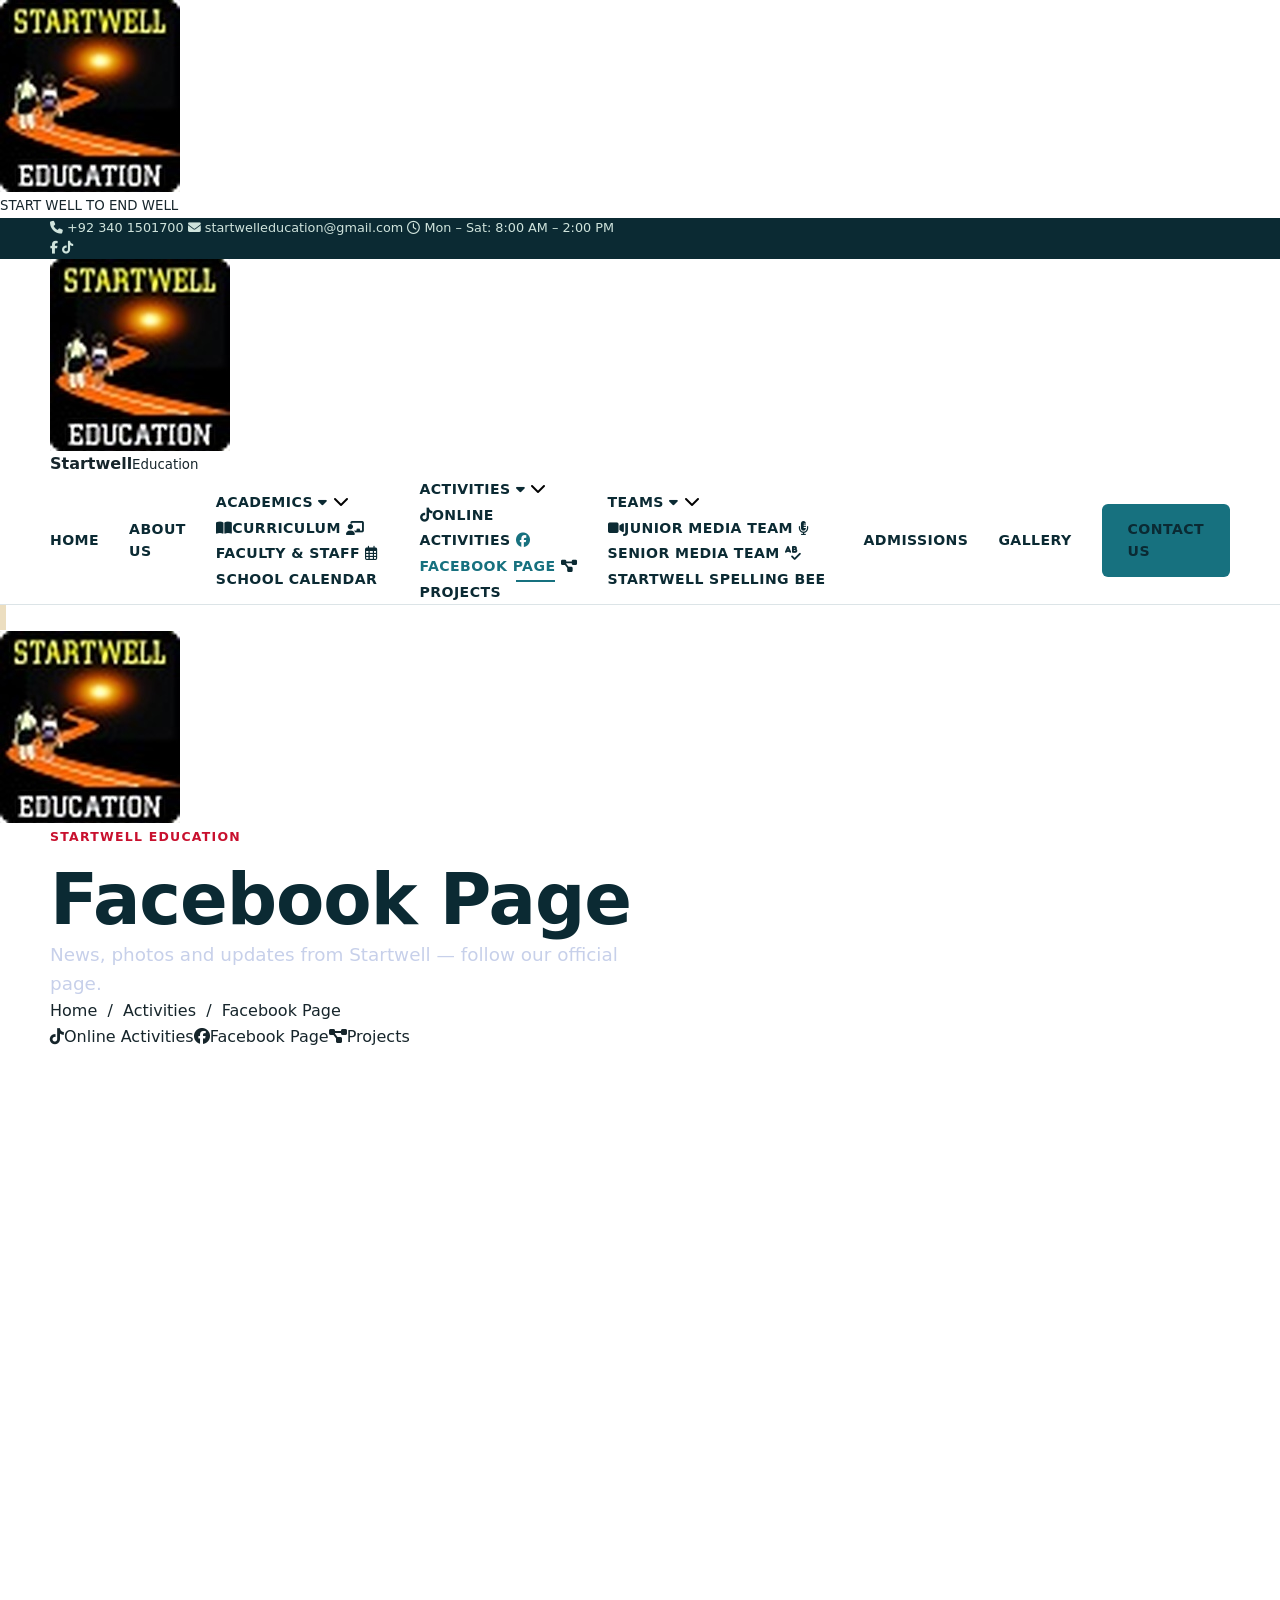
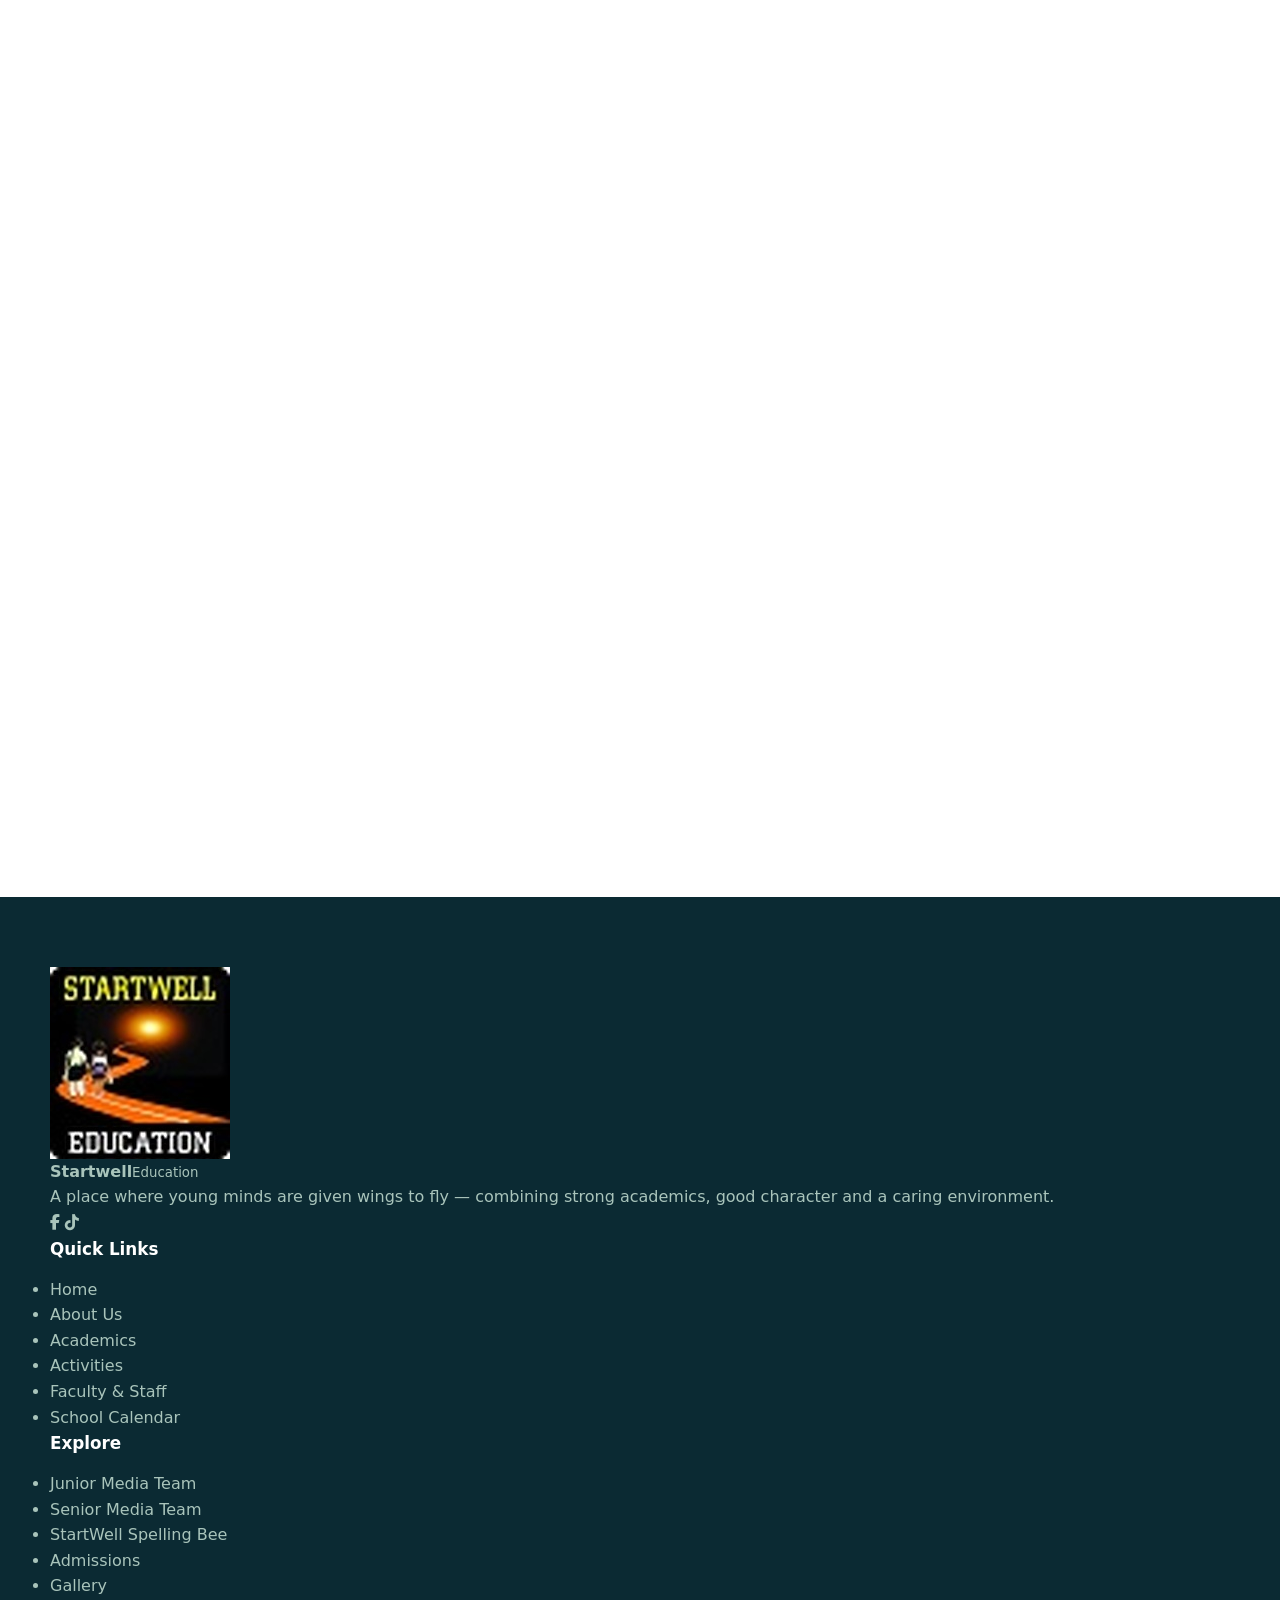
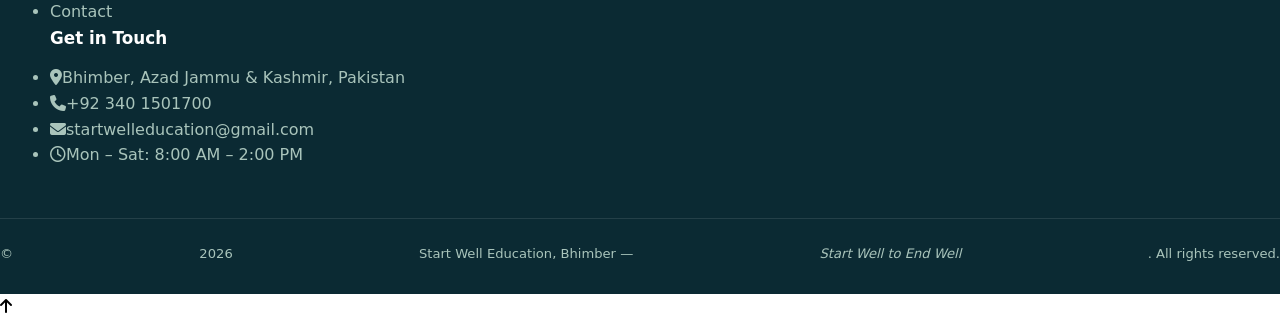
<file: facebook.html>
<!DOCTYPE html>
<html lang="en">
<head>
<meta charset="UTF-8">
<meta name="viewport" content="width=device-width, initial-scale=1.0">
<title>Facebook Page | Startwell Education</title>
<meta name="description" content="Follow Startwell Education on Facebook for news, events and Media Team episodes.">
<link rel="icon" href="images/logo.jpg">
<link rel="preconnect" href="https://fonts.googleapis.com">
<link rel="preconnect" href="https://fonts.gstatic.com" crossorigin>
<link href="https://fonts.googleapis.com/css2?family=Fraunces:ital,opsz,wght@0,9..144,600;0,9..144,700;1,9..144,600&family=Plus+Jakarta+Sans:wght@400;500;600;700;800&display=swap" rel="stylesheet">
<link rel="stylesheet" href="https://cdnjs.cloudflare.com/ajax/libs/font-awesome/6.5.2/css/all.min.css">
<link rel="stylesheet" href="css/style.css">
</head>
<body>
<div class="preloader"><div class="pl-inner"><img src="images/logo.jpg" alt=""><div class="pl-bar"></div><small>START WELL TO END WELL</small></div></div>
<div class="scroll-progress"></div>
<div class="topbar">
  <div class="container">
    <div>
      <span><i class="fa-solid fa-phone"></i> +92 340 1501700</span>
      <span class="hide-sm"><i class="fa-solid fa-envelope"></i> startwelleducation@gmail.com</span>
      <span class="hide-sm"><i class="fa-regular fa-clock"></i> Mon – Sat: 8:00 AM – 2:00 PM</span>
    </div>
    <div class="socials">
      <a href="https://www.facebook.com/startwell.educationbhimber/" target="_blank" rel="noopener" aria-label="Facebook"><i class="fa-brands fa-facebook-f"></i></a>
      <a href="https://www.tiktok.com/@startwell.edu" target="_blank" rel="noopener" aria-label="TikTok"><i class="fa-brands fa-tiktok"></i></a>
    </div>
  </div>
</div>
<header class="header">
  <div class="container">
    <a href="index.html" class="brand">
      <img src="images/logo.jpg" alt="Startwell Education logo">
      <div class="brand-text"><strong>Startwell</strong><small>Education</small></div>
    </a>
    <nav class="nav">
      <button class="menu-toggle nav-close" aria-label="Close menu"><i class="fa-solid fa-xmark"></i></button>
      <a href="index.html">Home</a>
      <a href="aboutus.html">About Us</a>
      <div class="nav-item">
        <a href="academics.html">Academics <i class="fa-solid fa-caret-down caret"></i></a>
        <button class="sub-toggle" aria-label="Show Academics pages"><i class="fa-solid fa-chevron-down"></i></button>
        <div class="dropdown">
          <a href="curriculum.html"><i class="fa-solid fa-book-open"></i>Curriculum</a>
          <a href="faculty.html"><i class="fa-solid fa-chalkboard-user"></i>Faculty &amp; Staff</a>
          <a href="calendar.html"><i class="fa-regular fa-calendar-days"></i>School Calendar</a>
        </div>
      </div>
      <div class="nav-item active">
        <a href="activities.html">Activities <i class="fa-solid fa-caret-down caret"></i></a>
        <button class="sub-toggle" aria-label="Show Activities pages"><i class="fa-solid fa-chevron-down"></i></button>
        <div class="dropdown">
          <a href="online-activities.html"><i class="fa-brands fa-tiktok"></i>Online Activities</a>
          <a href="facebook.html" class="active"><i class="fa-brands fa-facebook"></i>Facebook Page</a>
          <a href="projects.html"><i class="fa-solid fa-diagram-project"></i>Projects</a>
        </div>
      </div>
      <div class="nav-item">
        <a href="teams.html">Teams <i class="fa-solid fa-caret-down caret"></i></a>
        <button class="sub-toggle" aria-label="Show Teams pages"><i class="fa-solid fa-chevron-down"></i></button>
        <div class="dropdown">
          <a href="junior-media-team.html"><i class="fa-solid fa-video"></i>Junior Media Team</a>
          <a href="senior-media-team.html"><i class="fa-solid fa-microphone-lines"></i>Senior Media Team</a>
          <a href="spelling-bee.html"><i class="fa-solid fa-spell-check"></i>StartWell Spelling Bee</a>
        </div>
      </div>
      <a href="admissions.html">Admissions</a>
      <a href="gallery.html">Gallery</a>
      <a href="contact.html" class="btn btn-primary">Contact Us</a>
    </nav>
    <button class="menu-toggle" aria-label="Open menu"><i class="fa-solid fa-bars"></i></button>
  </div>
</header>
<section class="page-banner">
  <div class="banner-art" aria-hidden="true"><span class="r1"></span><span class="r2"></span><img src="images/logo.jpg" alt=""></div>
  <div class="container">
    <span class="eyebrow" style="color:var(--gold)">Startwell Education</span>
    <h1>Facebook Page</h1>
    <p class="lead" style="color:#c7d0ea;max-width:620px">News, photos and updates from Startwell — follow our official page.</p>
    <div class="breadcrumb"><a href="index.html">Home</a> &nbsp;/&nbsp; <a href="activities.html">Activities</a> &nbsp;/&nbsp; Facebook Page</div>
  </div>
</section>
<div class="subnav"><div class="container"><a href="online-activities.html" class="subnav-pill"><i class="fa-brands fa-tiktok"></i>Online Activities</a><a href="facebook.html" class="subnav-pill active"><i class="fa-brands fa-facebook"></i>Facebook Page</a><a href="projects.html" class="subnav-pill"><i class="fa-solid fa-diagram-project"></i>Projects</a></div></div>
<section>
  <div class="container social-hero">
    <div class="reveal">
      <span class="eyebrow">Official Facebook Page</span>
      <h2>Stay connected with Startwell</h2>
      <p class="lead">Our Facebook page is the quickest way for parents and the community to see what&#39;s happening at school.</p>
      <ul class="checklist">
        <li><i class="fa-solid fa-check"></i> School news, notices and holiday announcements</li>
        <li><i class="fa-solid fa-check"></i> Photo albums of events and celebrations</li>
        <li><i class="fa-solid fa-check"></i> Media Team episodes and student reports</li>
        <li><i class="fa-solid fa-check"></i> Admission updates and results</li>
      </ul>
      <a href="https://www.facebook.com/startwell.educationbhimber/" target="_blank" rel="noopener" class="btn btn-fb"><i class="fa-brands fa-facebook-f"></i> Follow Our Page</a>
    </div>
    <div class="reveal d1">
    <div class="fb-embed"><iframe src="https://www.facebook.com/plugins/page.php?href=https%3A%2F%2Fwww.facebook.com%2Fstartwell.educationbhimber%2F&tabs=timeline&width=500&height=620&small_header=false&adapt_container_width=true&hide_cover=false&show_facepile=true" width="500" height="620" style="border:none;overflow:hidden" scrolling="no" frameborder="0" allowfullscreen="true" allow="autoplay; clipboard-write; encrypted-media; picture-in-picture; web-share" title="Start Well Education Facebook page"></iframe></div>
    <div class="fb-card" style="margin-top:22px">
      <div class="fb-cover"><img src="images/logo.jpg" alt="Startwell Education logo"></div>
      <div class="fb-body">
        <h3>Start Well Education Bhimber</h3>
        <small><i class="fa-solid fa-graduation-cap"></i> School · Bhimber, AJK</small>
        <p style="margin:14px 0 0;color:var(--muted)">A good start gives wings to fly. Official page of Startwell Education.</p>
        <div class="fb-actions">
          <a href="https://www.facebook.com/startwell.educationbhimber/" target="_blank" rel="noopener" class="btn btn-fb" style="padding:10px 20px"><i class="fa-solid fa-thumbs-up"></i> Like</a>
          <a href="https://www.facebook.com/startwell.educationbhimber/" target="_blank" rel="noopener" class="btn btn-dark" style="padding:10px 20px"><i class="fa-brands fa-facebook-messenger"></i> Message</a>
        </div>
      </div>
    </div>
    </div>
  </div>
</section>
<section>
  <div class="container">
    <div class="cta reveal">
      <div>
        <span class="eyebrow" style="color:var(--gold)">Watch Our Episodes</span>
        <h2>Follow the StartWell Media Team</h2>
        <p>New episodes, event coverage and student reports — follow us to never miss an update.</p>
      </div>
      <div class="actions">
        <a href="https://www.facebook.com/startwell.educationbhimber/" target="_blank" rel="noopener" class="btn btn-fb"><i class="fa-brands fa-facebook-f"></i> Facebook</a>
        <a href="https://www.tiktok.com/@startwell.edu" target="_blank" rel="noopener" class="btn btn-tt"><i class="fa-brands fa-tiktok"></i> TikTok</a>
      </div>
    </div>
  </div>
</section>
<footer class="footer">
  <div class="container">
    <div class="footer-grid">
      <div>
        <a href="index.html" class="brand" style="margin-bottom:18px">
          <img src="images/logo.jpg" alt="Startwell Education logo">
          <div class="brand-text"><strong>Startwell</strong><small>Education</small></div>
        </a>
        <p>A place where young minds are given wings to fly — combining strong academics, good character and a caring environment.</p>
        <div class="socials">
          <a href="https://www.facebook.com/startwell.educationbhimber/" target="_blank" rel="noopener" aria-label="Facebook"><i class="fa-brands fa-facebook-f"></i></a>
          <a href="https://www.tiktok.com/@startwell.edu" target="_blank" rel="noopener" aria-label="TikTok"><i class="fa-brands fa-tiktok"></i></a>
        </div>
      </div>
      <div>
        <h4>Quick Links</h4>
        <ul>
          <li><a href="index.html">Home</a></li>
          <li><a href="aboutus.html">About Us</a></li>
          <li><a href="academics.html">Academics</a></li>
          <li><a href="activities.html">Activities</a></li>
          <li><a href="faculty.html">Faculty &amp; Staff</a></li>
          <li><a href="calendar.html">School Calendar</a></li>
        </ul>
      </div>
      <div>
        <h4>Explore</h4>
        <ul>
          <li><a href="junior-media-team.html">Junior Media Team</a></li>
          <li><a href="senior-media-team.html">Senior Media Team</a></li>
          <li><a href="spelling-bee.html">StartWell Spelling Bee</a></li>
          <li><a href="admissions.html">Admissions</a></li>
          <li><a href="gallery.html">Gallery</a></li>
          <li><a href="contact.html">Contact</a></li>
        </ul>
      </div>
      <div>
        <h4>Get in Touch</h4>
        <ul class="footer-contact">
          <li><i class="fa-solid fa-location-dot"></i><span>Bhimber, Azad Jammu &amp; Kashmir, Pakistan</span></li>
          <li><i class="fa-solid fa-phone"></i><span>+92 340 1501700</span></li>
          <li><i class="fa-solid fa-envelope"></i><span>startwelleducation@gmail.com</span></li>
          <li><i class="fa-regular fa-clock"></i><span>Mon – Sat: 8:00 AM – 2:00 PM</span></li>
        </ul>
      </div>
    </div>
  </div>
  <div class="footer-bottom">© <span class="year-now">2026</span> Start Well Education, Bhimber — <em>Start Well to End Well</em>. All rights reserved.</div>
</footer>
<button class="to-top" aria-label="Back to top"><i class="fa-solid fa-arrow-up"></i></button>
<script src="js/config.js"></script>
<script src="js/main.js"></script>
</body>
</html>
</file>
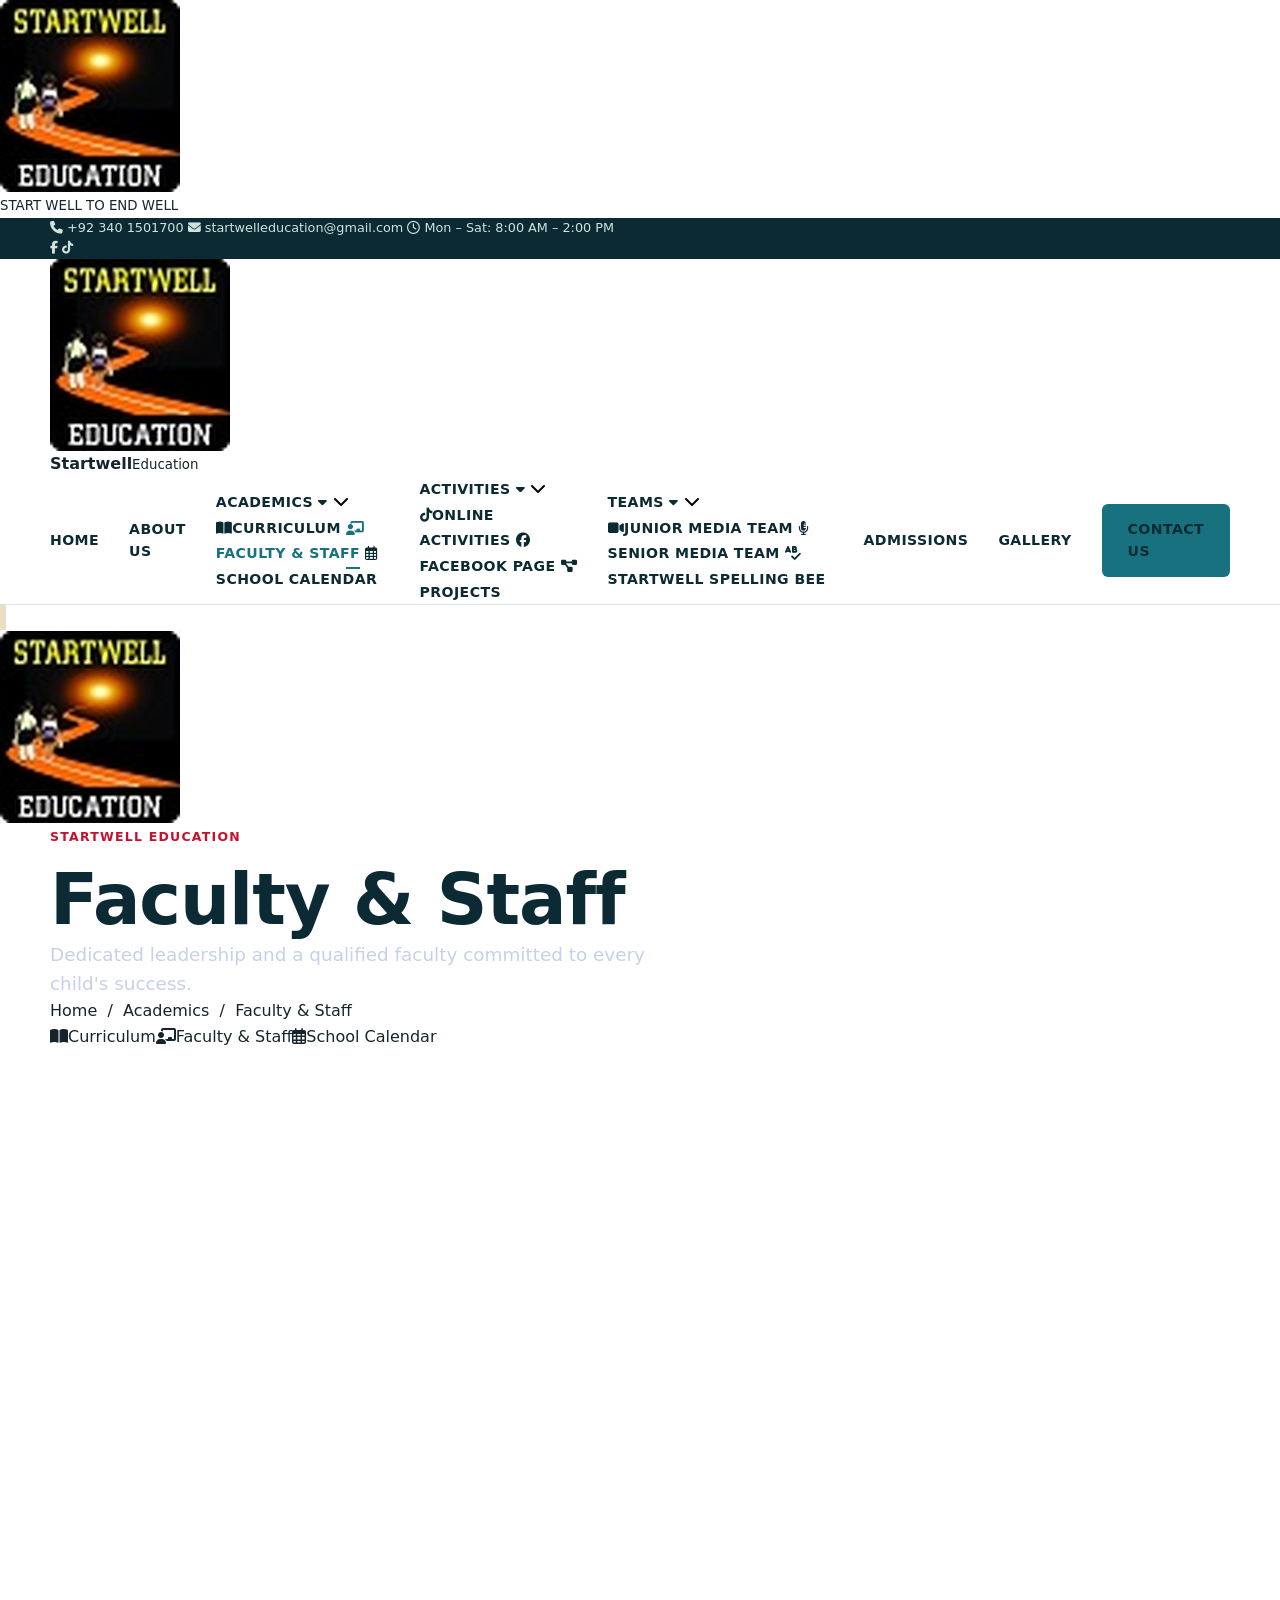
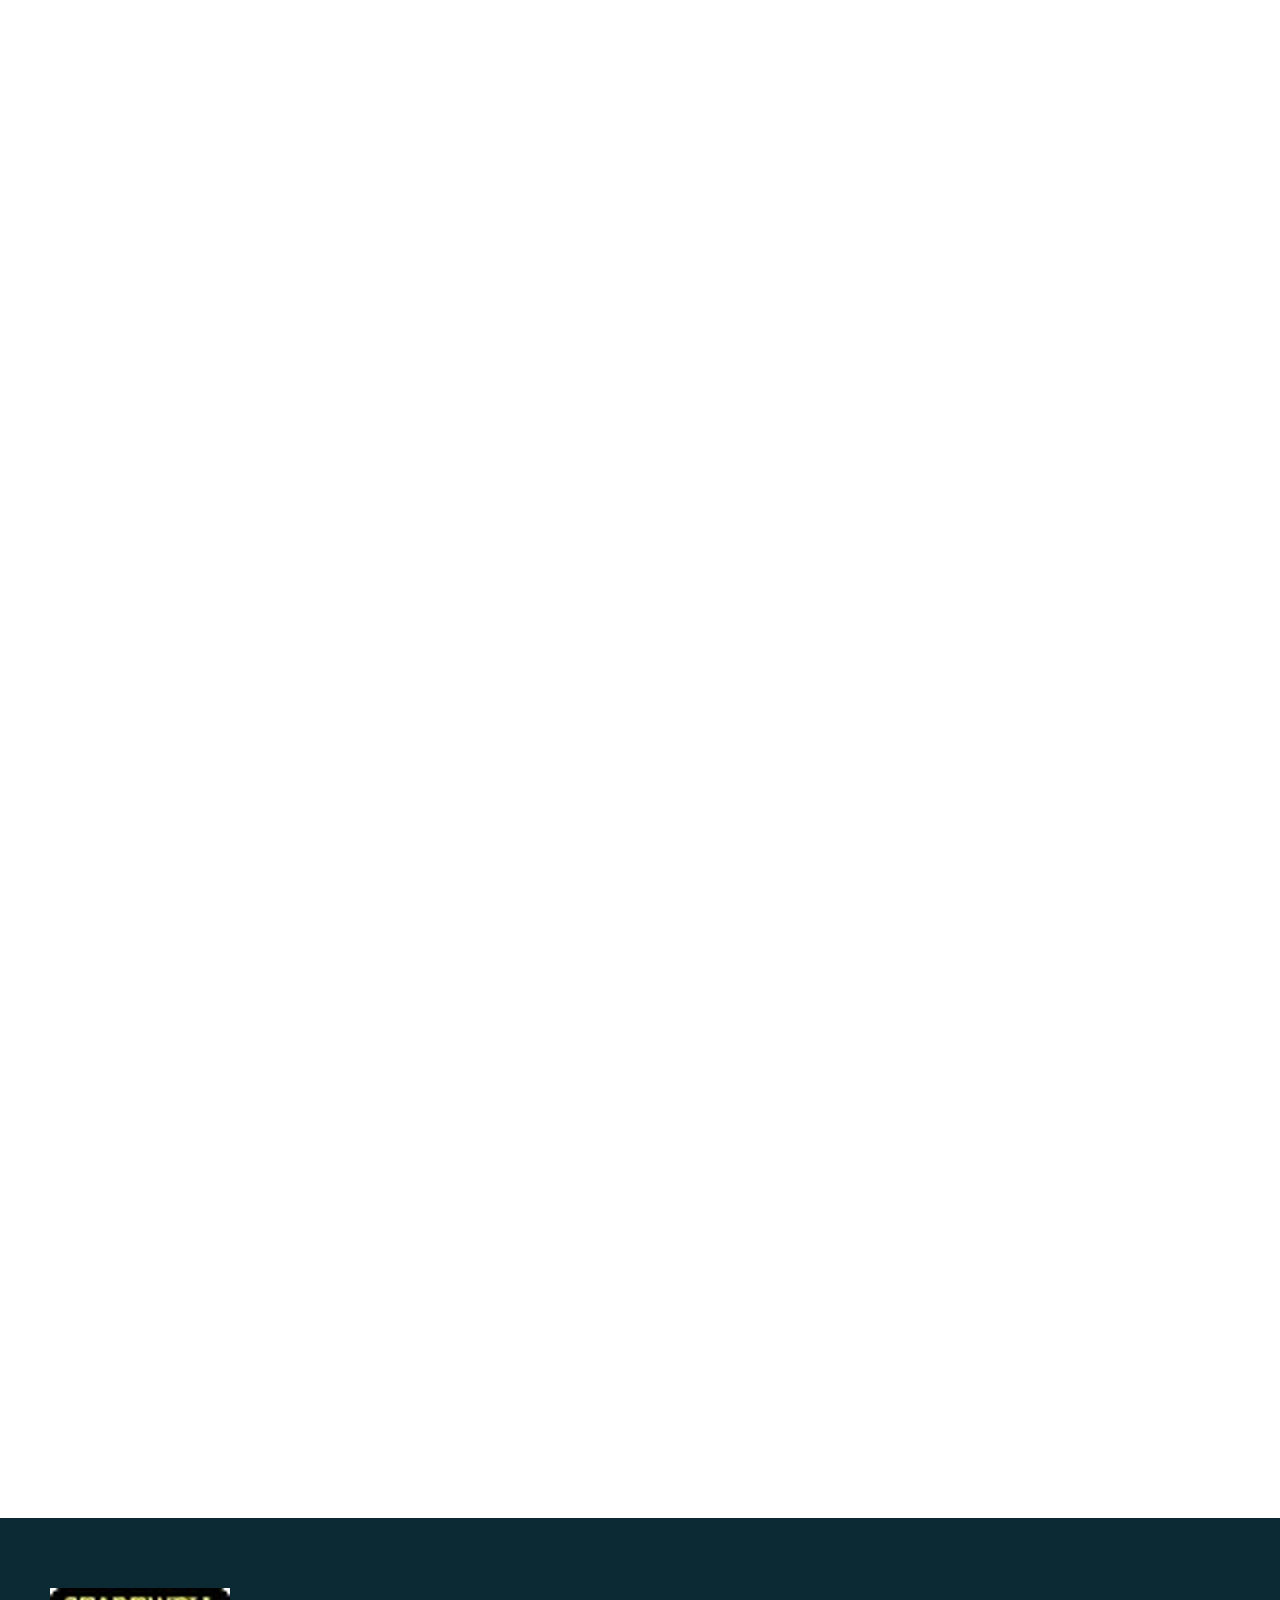
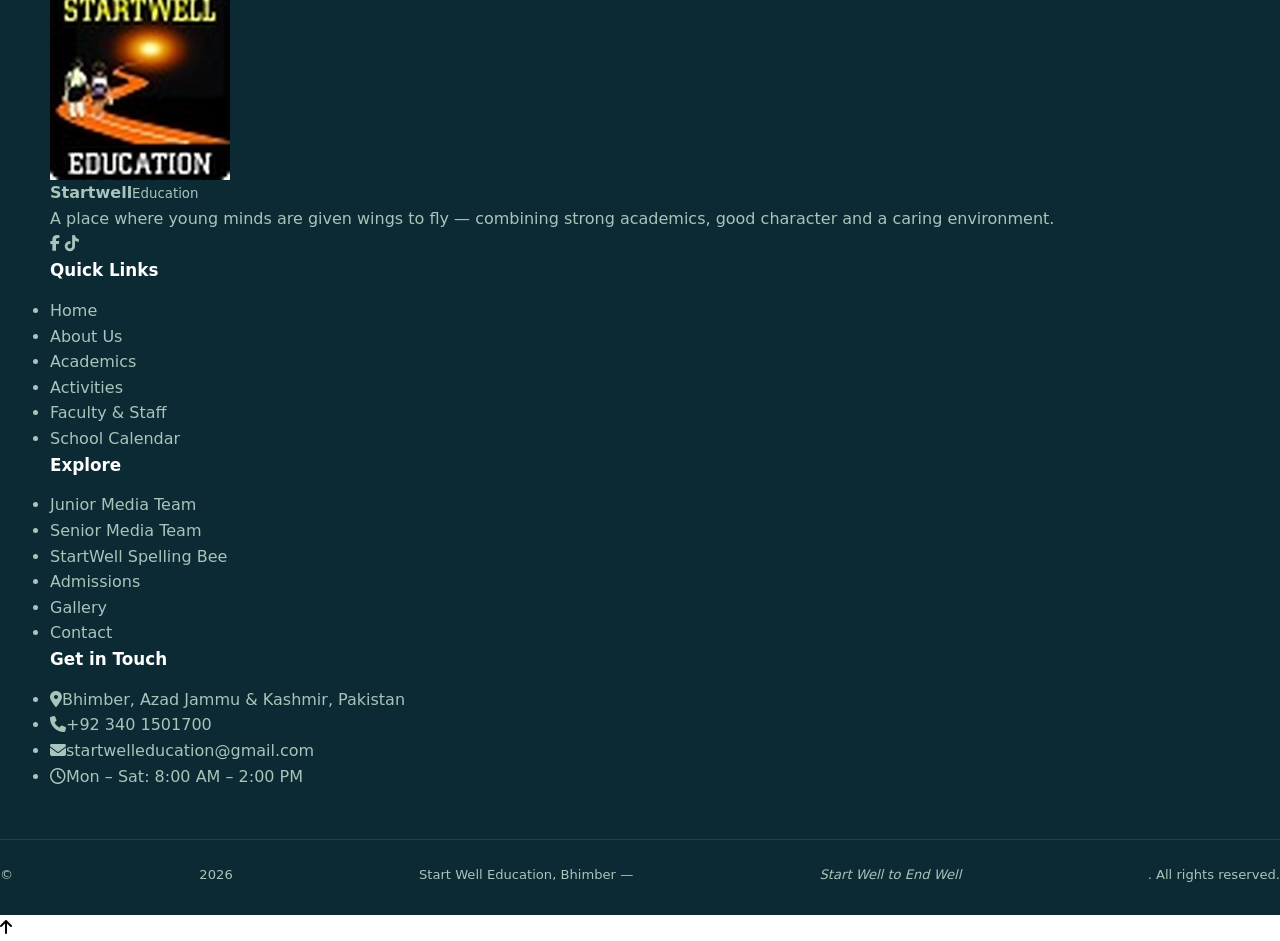
<file: faculty.html>
<!DOCTYPE html>
<html lang="en">
<head>
<meta charset="UTF-8">
<meta name="viewport" content="width=device-width, initial-scale=1.0">
<title>Faculty &amp; Staff | Startwell Education</title>
<meta name="description" content="Meet the Principal, teachers and staff of Startwell Education.">
<link rel="icon" href="images/logo.jpg">
<link rel="preconnect" href="https://fonts.googleapis.com">
<link rel="preconnect" href="https://fonts.gstatic.com" crossorigin>
<link href="https://fonts.googleapis.com/css2?family=Fraunces:ital,opsz,wght@0,9..144,600;0,9..144,700;1,9..144,600&family=Plus+Jakarta+Sans:wght@400;500;600;700;800&display=swap" rel="stylesheet">
<link rel="stylesheet" href="https://cdnjs.cloudflare.com/ajax/libs/font-awesome/6.5.2/css/all.min.css">
<link rel="stylesheet" href="css/style.css">
</head>
<body>
<div class="preloader"><div class="pl-inner"><img src="images/logo.jpg" alt=""><div class="pl-bar"></div><small>START WELL TO END WELL</small></div></div>
<div class="scroll-progress"></div>
<div class="topbar">
  <div class="container">
    <div>
      <span><i class="fa-solid fa-phone"></i> +92 340 1501700</span>
      <span class="hide-sm"><i class="fa-solid fa-envelope"></i> startwelleducation@gmail.com</span>
      <span class="hide-sm"><i class="fa-regular fa-clock"></i> Mon – Sat: 8:00 AM – 2:00 PM</span>
    </div>
    <div class="socials">
      <a href="https://www.facebook.com/startwell.educationbhimber/" target="_blank" rel="noopener" aria-label="Facebook"><i class="fa-brands fa-facebook-f"></i></a>
      <a href="https://www.tiktok.com/@startwell.edu" target="_blank" rel="noopener" aria-label="TikTok"><i class="fa-brands fa-tiktok"></i></a>
    </div>
  </div>
</div>
<header class="header">
  <div class="container">
    <a href="index.html" class="brand">
      <img src="images/logo.jpg" alt="Startwell Education logo">
      <div class="brand-text"><strong>Startwell</strong><small>Education</small></div>
    </a>
    <nav class="nav">
      <button class="menu-toggle nav-close" aria-label="Close menu"><i class="fa-solid fa-xmark"></i></button>
      <a href="index.html">Home</a>
      <a href="aboutus.html">About Us</a>
      <div class="nav-item active">
        <a href="academics.html">Academics <i class="fa-solid fa-caret-down caret"></i></a>
        <button class="sub-toggle" aria-label="Show Academics pages"><i class="fa-solid fa-chevron-down"></i></button>
        <div class="dropdown">
          <a href="curriculum.html"><i class="fa-solid fa-book-open"></i>Curriculum</a>
          <a href="faculty.html" class="active"><i class="fa-solid fa-chalkboard-user"></i>Faculty &amp; Staff</a>
          <a href="calendar.html"><i class="fa-regular fa-calendar-days"></i>School Calendar</a>
        </div>
      </div>
      <div class="nav-item">
        <a href="activities.html">Activities <i class="fa-solid fa-caret-down caret"></i></a>
        <button class="sub-toggle" aria-label="Show Activities pages"><i class="fa-solid fa-chevron-down"></i></button>
        <div class="dropdown">
          <a href="online-activities.html"><i class="fa-brands fa-tiktok"></i>Online Activities</a>
          <a href="facebook.html"><i class="fa-brands fa-facebook"></i>Facebook Page</a>
          <a href="projects.html"><i class="fa-solid fa-diagram-project"></i>Projects</a>
        </div>
      </div>
      <div class="nav-item">
        <a href="teams.html">Teams <i class="fa-solid fa-caret-down caret"></i></a>
        <button class="sub-toggle" aria-label="Show Teams pages"><i class="fa-solid fa-chevron-down"></i></button>
        <div class="dropdown">
          <a href="junior-media-team.html"><i class="fa-solid fa-video"></i>Junior Media Team</a>
          <a href="senior-media-team.html"><i class="fa-solid fa-microphone-lines"></i>Senior Media Team</a>
          <a href="spelling-bee.html"><i class="fa-solid fa-spell-check"></i>StartWell Spelling Bee</a>
        </div>
      </div>
      <a href="admissions.html">Admissions</a>
      <a href="gallery.html">Gallery</a>
      <a href="contact.html" class="btn btn-primary">Contact Us</a>
    </nav>
    <button class="menu-toggle" aria-label="Open menu"><i class="fa-solid fa-bars"></i></button>
  </div>
</header>
<section class="page-banner">
  <div class="banner-art" aria-hidden="true"><span class="r1"></span><span class="r2"></span><img src="images/logo.jpg" alt=""></div>
  <div class="container">
    <span class="eyebrow" style="color:var(--gold)">Startwell Education</span>
    <h1>Faculty &amp; Staff</h1>
    <p class="lead" style="color:#c7d0ea;max-width:620px">Dedicated leadership and a qualified faculty committed to every child&#39;s success.</p>
    <div class="breadcrumb"><a href="index.html">Home</a> &nbsp;/&nbsp; <a href="academics.html">Academics</a> &nbsp;/&nbsp; Faculty &amp; Staff</div>
  </div>
</section>
<div class="subnav"><div class="container"><a href="curriculum.html" class="subnav-pill"><i class="fa-solid fa-book-open"></i>Curriculum</a><a href="faculty.html" class="subnav-pill active"><i class="fa-solid fa-chalkboard-user"></i>Faculty &amp; Staff</a><a href="calendar.html" class="subnav-pill"><i class="fa-regular fa-calendar-days"></i>School Calendar</a></div></div>
<section style="padding-bottom:0">
  <div class="container">
    <div class="section-head center reveal"><span class="eyebrow">Our People</span><h2>Our Faculty &amp; Staff</h2></div>
    <div class="stats reveal">
      <div class="stat"><div class="num"><b data-count="40">0</b><span>+</span></div><p>Teaching Staff</p></div>
      <div class="stat"><div class="num"><b data-count="5">0</b><span>+</span></div><p>Avg. Experience per Teacher</p></div>
      <div class="stat"><div class="num"><b data-count="100">0</b><span>%</span></div><p>Qualified</p></div>
      <div class="stat"><div class="num"><b data-count="4">0</b></div><p>Campuses</p></div>
    </div>
  </div>
</section>
<section>
  <div class="container">
    <div class="leader reveal" id="principal">
      <div class="leader-photo">
        <img src="images/principal.jpg" alt="Ali Hussain, Principal of Start Well Education">
        <div class="leader-contact">
          <a href="mailto:startwelleducation@gmail.com"><i class="fa-solid fa-envelope"></i>startwelleducation@gmail.com</a>
          <a href="tel:+923401501700"><i class="fa-solid fa-phone"></i>+92-340-1501700</a>
          <span><i class="fa-solid fa-location-dot"></i>Bhimber, Azad Kashmir</span>
        </div>
      </div>
      <div>
        <div class="role">Principal &amp; Managing Director</div>
        <h2>Ali Hussain</h2>
        <p class="leader-sub">Managing Director, Start Well Education System since 2018 · Educationist, Computer Scientist &amp; University Lecturer</p>
        <blockquote>“A school is only as strong as its teachers. At Start Well, we have built a team that is qualified, committed and truly cares about every child.”</blockquote>
        <div class="leader-badges">
          <span><b data-count="8">0</b>+ yrs<small>Leading Start Well</small></span>
          <span><b data-count="5">0</b><small>Degrees &amp; Diplomas</small></span>
          <span><b data-count="4">0</b><small>Campuses</small></span>
        </div>
      </div>
    </div>
    <div class="cv-grid">
      <div class="cv-card reveal"><h3><i class="fa-solid fa-graduation-cap"></i> Academic Qualifications</h3><ul class="cv-list"><li class="reveal"><span class="tl-dot"></span><div><strong>MA in Education</strong><small>2022</small></div></li><li class="reveal"><span class="tl-dot"></span><div><strong>MS in Information Security</strong><small>Riphah International University · 2017–2018</small></div></li><li class="reveal"><span class="tl-dot"></span><div><strong>BSc in Computer Science</strong><small>PMAS-Arid Agriculture University Rawalpindi · 2012–2016</small></div></li><li class="reveal"><span class="tl-dot"></span><div><strong>Advanced Diploma</strong><small>Employment Laws &amp; Industrial Relations, IBA Karachi · 2023</small></div></li><li class="reveal"><span class="tl-dot"></span><div><strong>Microsoft Certified Diploma</strong><small>2010</small></div></li></ul></div>
      <div class="cv-card reveal d1"><h3><i class="fa-solid fa-briefcase"></i> Professional Experience</h3><ul class="cv-list"><li class="reveal"><span class="tl-dot now"></span><div><strong>Managing Director</strong><small>Start Well Education System · 2018 – Present</small></div><span class="now-tag">Current</span></li><li class="reveal"><span class="tl-dot now"></span><div><strong>Principal</strong><small>Al-Samad Scholar Model High School · 2023 – Present</small></div><span class="now-tag">Current</span></li><li class="reveal"><span class="tl-dot now"></span><div><strong>Lecturer (Computer Science)</strong><small>University Level · 2024 – Present</small></div><span class="now-tag">Current</span></li><li class="reveal"><span class="tl-dot"></span><div><strong>Lecturer</strong><small>Mirpur University of Science &amp; Technology · 2021 – 2023</small></div></li><li class="reveal"><span class="tl-dot"></span><div><strong>App Developer</strong><small>Microsoft Windows Store</small></div></li><li class="reveal"><span class="tl-dot"></span><div><strong>Software Engineer</strong><small>Cantonment Board Mangla</small></div></li></ul></div>
    </div>
  </div>
</section>

<section class="bg-white">
  <div class="container">
    <div class="section-head center reveal">
      <span class="eyebrow">Our Faculty</span>
      <h2>The team behind every success</h2>
      <p class="lead">Experienced, qualified and passionate educators dedicated to bringing out the best in every student.</p>
    </div>
    <div class="grid-4"><div class="member reveal"><div class="ph c2"><i class="fa-solid fa-chalkboard-user"></i></div><h3>Nida Akram</h3><div class="r">Head Teacher</div><p>Leads and supervises the complete StartWell Media Team.</p></div><div class="member reveal d1"><div class="ph c3"><i class="fa-solid fa-video"></i></div><h3>Miss Nimra Khalid</h3><div class="r">Camerawoman &amp; Technical Support</div><p>Handles video recording and technical production.</p></div><div class="member reveal"><div class="ph c1"><i class="fa-solid fa-user-tie"></i></div><h3>Vice Principal</h3><div class="r">Administration</div><p>Oversees daily academic operations and discipline.</p></div><div class="member reveal d1"><div class="ph c2"><i class="fa-solid fa-clipboard-list"></i></div><h3>Academic Coordinator</h3><div class="r">Academics</div><p>Plans curriculum, assessments and teacher training.</p></div><div class="member reveal d2"><div class="ph c3"><i class="fa-solid fa-flask"></i></div><h3>Science Faculty</h3><div class="r">Physics · Chemistry · Biology</div><p>Bring science to life through practical lab work.</p></div><div class="member reveal d3"><div class="ph c4"><i class="fa-solid fa-square-root-variable"></i></div><h3>Mathematics Faculty</h3><div class="r">Mathematics</div><p>Build strong problem-solving and reasoning skills.</p></div><div class="member reveal"><div class="ph c1"><i class="fa-solid fa-language"></i></div><h3>Languages Faculty</h3><div class="r">English · Urdu · Arabic</div><p>Develop reading, writing and communication skills.</p></div><div class="member reveal d1"><div class="ph c2"><i class="fa-solid fa-shapes"></i></div><h3>Early Years Teachers</h3><div class="r">Playgroup – Prep</div><p>Caring teachers who make first school days joyful.</p></div><div class="member reveal d2"><div class="ph c3"><i class="fa-solid fa-laptop-code"></i></div><h3>Computer Faculty</h3><div class="r">Computer Science</div><p>Teach digital literacy and coding foundations.</p></div><div class="member reveal d3"><div class="ph c4"><i class="fa-solid fa-person-running"></i></div><h3>Sports &amp; Co-curricular</h3><div class="r">Physical Education</div><p>Lead sports, events and student activities.</p></div></div>
  </div>
</section>

<section class="bg-navy">
  <div class="container grid-2">
    <div class="reveal">
      <span class="eyebrow" style="color:var(--gold)">Careers</span>
      <h2>Join the Startwell team</h2>
      <p style="color:#c7d0ea">We are always looking for passionate, qualified teachers who want to make a difference. If you love teaching and believe in nurturing young minds, we would love to hear from you.</p>
      <a href="contact.html" class="btn btn-primary" style="margin-top:10px">Send Your CV <i class="fa-solid fa-paper-plane"></i></a>
    </div>
    <div class="grid-2 reveal d1" style="gap:18px">
      <div class="card" style="background:var(--navy-2);border-color:rgba(255,255,255,.08)"><div class="icon"><i class="fa-solid fa-chalkboard"></i></div><h3>Training</h3><p style="color:#b8c3e3">Regular teacher development workshops.</p></div>
      <div class="card" style="background:var(--navy-2);border-color:rgba(255,255,255,.08)"><div class="icon"><i class="fa-solid fa-handshake"></i></div><h3>Supportive</h3><p style="color:#b8c3e3">A respectful, team-first work culture.</p></div>
    </div>
  </div>
</section>
<section>
  <div class="container">
    <div class="cta reveal">
      <div>
        <span class="eyebrow" style="color:var(--gold)">Admissions Open</span>
        <h2>Give your child the right start.</h2>
        <p>Seats are limited. Visit our campus, meet our teachers and see why families trust Startwell Education.</p>
      </div>
      <div class="actions">
        <a href="contact.html" class="btn btn-primary">Apply Now <i class="fa-solid fa-arrow-right"></i></a>
        <a href="tel:+923401501700" class="btn btn-outline"><i class="fa-solid fa-phone"></i> Call Us</a>
      </div>
    </div>
  </div>
</section>
<footer class="footer">
  <div class="container">
    <div class="footer-grid">
      <div>
        <a href="index.html" class="brand" style="margin-bottom:18px">
          <img src="images/logo.jpg" alt="Startwell Education logo">
          <div class="brand-text"><strong>Startwell</strong><small>Education</small></div>
        </a>
        <p>A place where young minds are given wings to fly — combining strong academics, good character and a caring environment.</p>
        <div class="socials">
          <a href="https://www.facebook.com/startwell.educationbhimber/" target="_blank" rel="noopener" aria-label="Facebook"><i class="fa-brands fa-facebook-f"></i></a>
          <a href="https://www.tiktok.com/@startwell.edu" target="_blank" rel="noopener" aria-label="TikTok"><i class="fa-brands fa-tiktok"></i></a>
        </div>
      </div>
      <div>
        <h4>Quick Links</h4>
        <ul>
          <li><a href="index.html">Home</a></li>
          <li><a href="aboutus.html">About Us</a></li>
          <li><a href="academics.html">Academics</a></li>
          <li><a href="activities.html">Activities</a></li>
          <li><a href="faculty.html">Faculty &amp; Staff</a></li>
          <li><a href="calendar.html">School Calendar</a></li>
        </ul>
      </div>
      <div>
        <h4>Explore</h4>
        <ul>
          <li><a href="junior-media-team.html">Junior Media Team</a></li>
          <li><a href="senior-media-team.html">Senior Media Team</a></li>
          <li><a href="spelling-bee.html">StartWell Spelling Bee</a></li>
          <li><a href="admissions.html">Admissions</a></li>
          <li><a href="gallery.html">Gallery</a></li>
          <li><a href="contact.html">Contact</a></li>
        </ul>
      </div>
      <div>
        <h4>Get in Touch</h4>
        <ul class="footer-contact">
          <li><i class="fa-solid fa-location-dot"></i><span>Bhimber, Azad Jammu &amp; Kashmir, Pakistan</span></li>
          <li><i class="fa-solid fa-phone"></i><span>+92 340 1501700</span></li>
          <li><i class="fa-solid fa-envelope"></i><span>startwelleducation@gmail.com</span></li>
          <li><i class="fa-regular fa-clock"></i><span>Mon – Sat: 8:00 AM – 2:00 PM</span></li>
        </ul>
      </div>
    </div>
  </div>
  <div class="footer-bottom">© <span class="year-now">2026</span> Start Well Education, Bhimber — <em>Start Well to End Well</em>. All rights reserved.</div>
</footer>
<button class="to-top" aria-label="Back to top"><i class="fa-solid fa-arrow-up"></i></button>
<script src="js/config.js"></script>
<script src="js/main.js"></script>
</body>
</html>
</file>
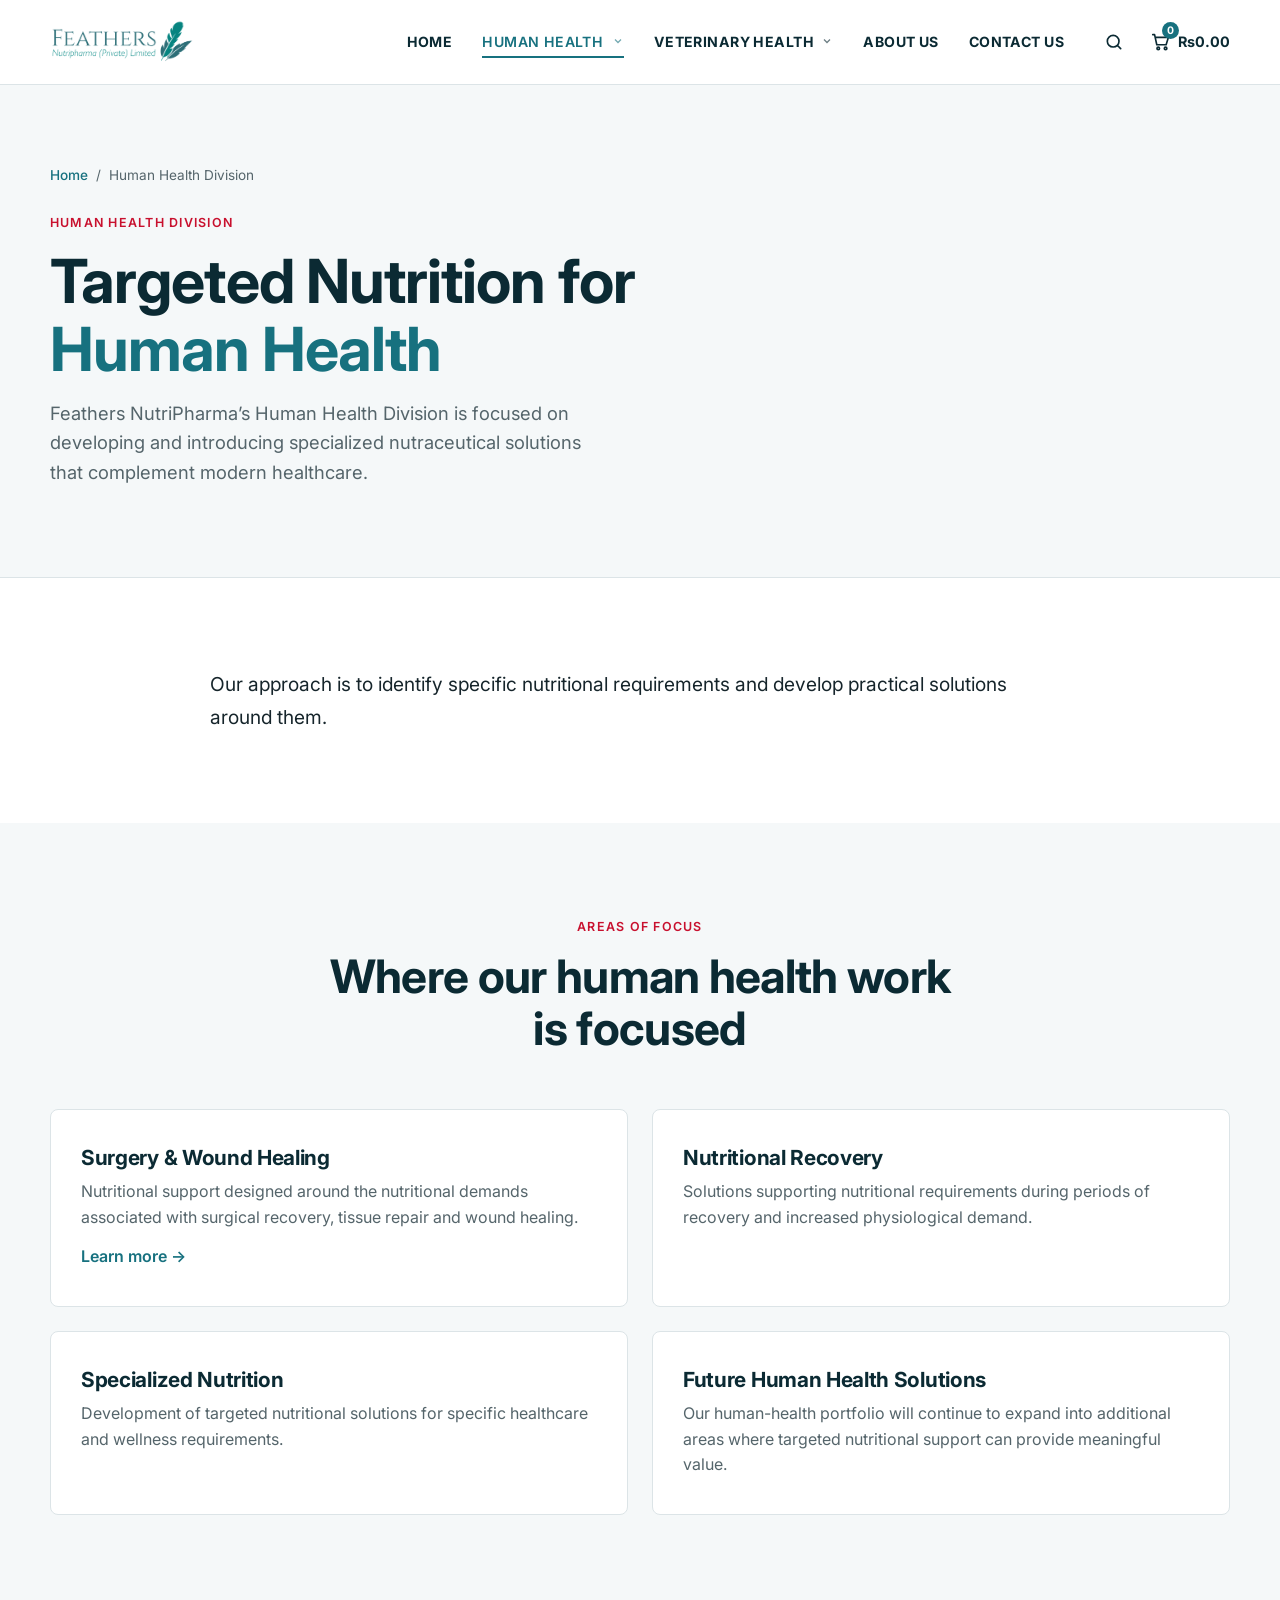
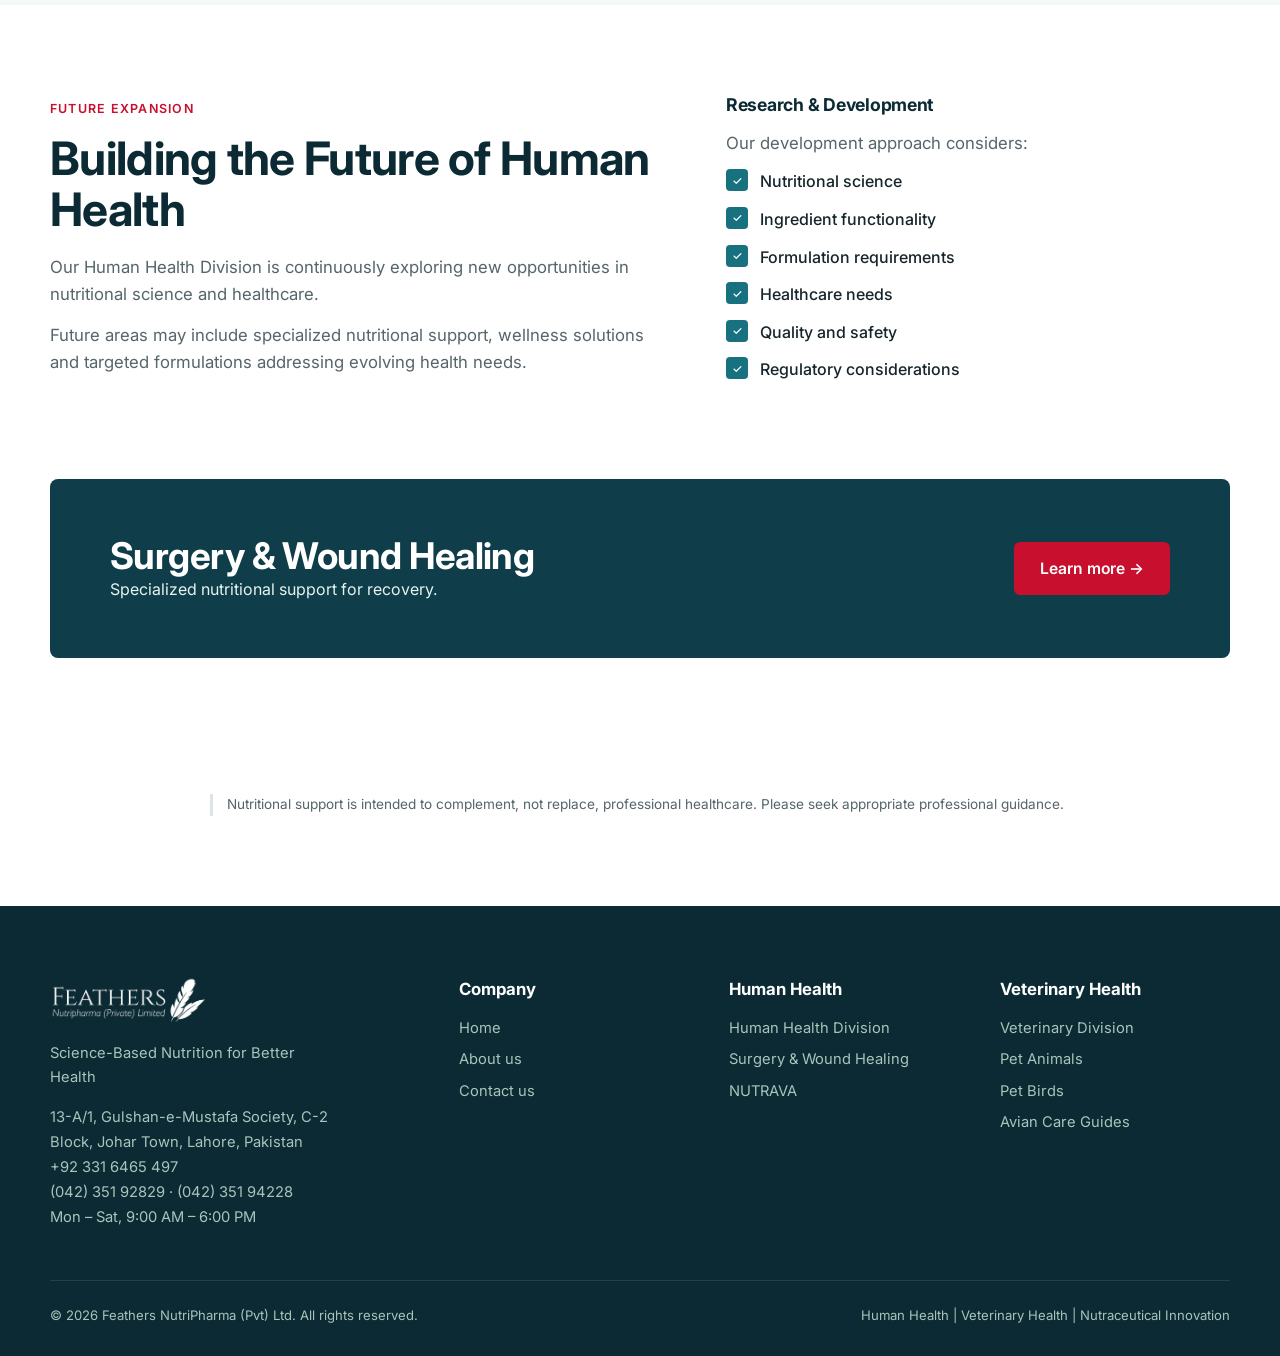
<file: human-health.html>
<!doctype html>
<html lang="en">
<head>
  <meta charset="utf-8" />
  <meta name="viewport" content="width=device-width, initial-scale=1" />
  <title>Human Health Division | Feathers NutriPharma</title>
  <meta name="description" content="Targeted nutrition for human health — Feathers NutriPharma Human Health Division." />
  <link rel="icon" href="data:image/svg+xml,%3Csvg xmlns='http://www.w3.org/2000/svg' viewBox='0 0 64 64'%3E%3Cpath d='M50 6C30 8 14 24 12 46l-6 12 4 2 6-11c20-2 36-18 38-43z' fill='%230f5c4d'/%3E%3C/svg%3E" />
  <link rel="preconnect" href="https://fonts.googleapis.com" />
  <link rel="preconnect" href="https://fonts.gstatic.com" crossorigin />
  <link href="https://fonts.googleapis.com/css2?family=Fraunces:ital,opsz,wght@0,9..144,400;0,9..144,600;0,9..144,700;1,9..144,400;1,9..144,600&family=Inter:wght@400;500;600;700&display=swap" rel="stylesheet" />
  <link rel="stylesheet" href="css/style.css" />
</head>
<body>
  <header class="header" id="header">
    <div class="container header-inner">
      <a href="index.html" class="logo" aria-label="Feathers NutriPharma home"><img class="logo-img" src="images/logo.png" alt="Feathers NutriPharma (Private) Limited"></a>
      <nav class="nav" id="nav">
        <a href="index.html">Home</a>
        <div class="has-sub">
          <a href="human-health.html" class="active">Human Health <svg class="chev" viewBox="0 0 24 24" width="12" height="12" fill="none" stroke="currentColor" stroke-width="2.5"><path d="M6 9l6 6 6-6"/></svg></a>
          <div class="sub"><a href="human-health.html">Human Health Division</a><a href="surgery-wound-healing.html">Surgery &amp; Wound Healing</a><a href="#" data-nutrava>NUTRAVA</a></div>
        </div>
        <div class="has-sub">
          <a href="veterinary-health.html">Veterinary Health <svg class="chev" viewBox="0 0 24 24" width="12" height="12" fill="none" stroke="currentColor" stroke-width="2.5"><path d="M6 9l6 6 6-6"/></svg></a>
          <div class="sub"><a href="veterinary-health.html">Veterinary Division</a><a href="pet-animals.html">Pet Animals</a><a href="pet-birds.html">Pet Birds</a><a href="products.html">Shop Products</a></div>
        </div>
        <a href="about.html">About us</a>
        <a href="contact.html">Contact us</a>
      </nav>
      <div class="head-tools">
        <button class="icon-btn" id="searchBtn" aria-label="Search products"><svg viewBox="0 0 24 24" width="20" height="20" fill="none" stroke="currentColor" stroke-width="2" stroke-linecap="round"><circle cx="11" cy="11" r="7"/><path d="M20 20l-3.5-3.5"/></svg></button>
        <a class="cart" href="products.html" aria-label="Shopping cart"><svg viewBox="0 0 24 24" width="22" height="22" fill="none" stroke="currentColor" stroke-width="1.8" stroke-linecap="round" stroke-linejoin="round"><path d="M3 4h2l2.4 11h10.2L20 7H6.2"/><circle cx="9" cy="19" r="1.4"/><circle cx="17" cy="19" r="1.4"/></svg><span class="cart-count">0</span><b>Rs0.00</b></a>
      </div>
      <button class="menu-toggle" id="menuToggle" aria-label="Open menu"><span></span><span></span><span></span></button>
    </div>
  </header>
  <div class="search-overlay" id="searchOverlay" aria-hidden="true">
    <div class="search-box">
      <button class="search-close" id="searchClose" aria-label="Close search">×</button>
      <input id="searchInput" type="search" placeholder="Search our veterinary products" autocomplete="off">
      <div id="searchResults" class="search-results"></div>
    </div>
  </div>

  <section class="page-hero">
    <div class="container">
      <nav class="crumbs" aria-label="Breadcrumb"><a href="index.html">Home</a><span>/</span><span>Human Health Division</span></nav>
      <span class="eyebrow">Human Health Division</span>
      <h1>Targeted Nutrition for <em>Human Health</em></h1>
      <p class="lead">Feathers NutriPharma’s Human Health Division is focused on developing and introducing specialized nutraceutical solutions that complement modern healthcare.</p>
    </div>
  </section>

  <section class="section">
    <div class="container narrow">
      <p class="big-p reveal">Our approach is to identify specific nutritional requirements and develop practical solutions around them.</p>
    </div>
  </section>
  <section class="section alt">
    <div class="container">
      <div class="section-head center reveal"><span class="eyebrow">Areas of Focus</span><h2>Where our human health work is focused</h2></div>
      <div class="values-grid four"><div class="value-card reveal"><h3>Surgery &amp; Wound Healing</h3><p>Nutritional support designed around the nutritional demands associated with surgical recovery, tissue repair and wound healing.</p><a class="cat-link" href="surgery-wound-healing.html">Learn more →</a></div><div class="value-card reveal"><h3>Nutritional Recovery</h3><p>Solutions supporting nutritional requirements during periods of recovery and increased physiological demand.</p></div><div class="value-card reveal"><h3>Specialized Nutrition</h3><p>Development of targeted nutritional solutions for specific healthcare and wellness requirements.</p></div><div class="value-card reveal"><h3>Future Human Health Solutions</h3><p>Our human-health portfolio will continue to expand into additional areas where targeted nutritional support can provide meaningful value.</p></div></div>
    </div>
  </section>
  <section class="section">
    <div class="container intro-grid">
      <div class="reveal">
        <span class="eyebrow">Future Expansion</span>
        <h2>Building the Future of Human Health</h2>
        <p class="muted-p">Our Human Health Division is continuously exploring new opportunities in nutritional science and healthcare.</p>
        <p class="muted-p">Future areas may include specialized nutritional support, wellness solutions and targeted formulations addressing evolving health needs.</p>
      </div>
      <div class="reveal"><h3 class="approach-h">Research &amp; Development</h3><p class="muted-p" style="margin-bottom:12px">Our development approach considers:</p><ul class="checks cols2"><li>Nutritional science</li><li>Ingredient functionality</li><li>Formulation requirements</li><li>Healthcare needs</li><li>Quality and safety</li><li>Regulatory considerations</li></ul></div>
    </div>
  </section>
  <section class="cta-band"><div class="container cta-inner reveal"><div><h2>Surgery &amp; Wound Healing</h2><p>Specialized nutritional support for recovery.</p></div><a href="surgery-wound-healing.html" class="btn btn-gold">Learn more →</a></div></section>
  <section class="section" style="padding-top:0"><div class="container narrow"><p class="disclaimer">Nutritional support is intended to complement, not replace, professional healthcare. Please seek appropriate professional guidance.</p></div></section>

  <footer class="footer">
    <div class="container footer-inner">
      <div class="footer-brand">
        <a href="index.html" class="logo light" aria-label="Feathers NutriPharma home"><img class="logo-img" src="images/logo-white.png" alt="Feathers NutriPharma (Private) Limited"></a>
        <p>Science-Based Nutrition for Better Health</p>
        <p class="f-contact">13-A/1, Gulshan-e-Mustafa Society, C-2 Block, Johar Town, Lahore, Pakistan<br>+92 331 6465 497<br>(042) 351 92829 · (042) 351 94228<br>Mon – Sat, 9:00 AM – 6:00 PM</p>
      </div>
      <div><h4>Company</h4><a href="index.html">Home</a><a href="about.html">About us</a><a href="contact.html">Contact us</a></div>
      <div><h4>Human Health</h4><a href="human-health.html">Human Health Division</a><a href="surgery-wound-healing.html">Surgery &amp; Wound Healing</a><a href="#" data-nutrava>NUTRAVA</a></div>
      <div><h4>Veterinary Health</h4><a href="veterinary-health.html">Veterinary Division</a><a href="pet-animals.html">Pet Animals</a><a href="pet-birds.html">Pet Birds</a><a href="avian-care.html">Avian Care Guides</a></div>
    </div>
    <div class="container footer-bottom">
      <span>© <span id="year"></span> Feathers NutriPharma (Pvt) Ltd. All rights reserved.</span>
      <span>Human Health | Veterinary Health | Nutraceutical Innovation</span>
    </div>
  </footer>

  <div class="modal" id="modal" aria-hidden="true">
    <div class="modal-backdrop" data-close></div>
    <div class="modal-box" role="dialog" aria-modal="true">
      <button class="modal-close" data-close aria-label="Close">×</button>
      <div id="modalBody"></div>
    </div>
  </div>

  <script src="js/main.js"></script>
</body>
</html>
</file>
<file: css/style.css>
:root{
  --green-900:#0b2a33;
  --green-800:#0f3d4a;
  --green-700:#17717f;
  --green-500:#1f8a9a;
  --green-100:#e8f2f4;
  --gold:#c8102e;
  --gold-light:#d6eaee;
  --cream:#f5f8f9;
  --ink:#16252b;
  --muted:#55656b;
  --line:#dce4e7;
  --white:#fff;
  --radius:8px;
  --shadow:0 6px 20px -8px rgba(11,42,51,.18);
  --shadow-sm:0 2px 8px -4px rgba(11,42,51,.18);
  --serif:'Inter',system-ui,-apple-system,Segoe UI,Roboto,sans-serif;
  --sans:'Inter',system-ui,-apple-system,Segoe UI,Roboto,sans-serif;
}
*{box-sizing:border-box;margin:0;padding:0}
html{overflow-x:hidden;scroll-behavior:smooth;scroll-padding-top:84px}
body{font-family:var(--sans);color:var(--ink);background:var(--cream);line-height:1.6;-webkit-font-smoothing:antialiased;overflow-x:hidden}
img,svg{display:block;max-width:100%}
a{color:inherit;text-decoration:none}
button{font:inherit;cursor:pointer;border:0;background:none}
.container{width:min(1180px,100% - 32px);margin-inline:auto}

/* type */
h1,h2,h3{font-family:var(--serif);line-height:1.12;letter-spacing:-.02em;color:var(--green-900)}
h1{font-size:clamp(2.4rem,5.6vw,4.4rem);font-weight:600}
h1 em{font-style:italic;color:var(--green-500);position:relative}
h1 em::after{content:"";position:absolute;left:0;right:0;bottom:.06em;height:.18em;background:var(--gold-light);z-index:-1;border-radius:4px}
h2{font-size:clamp(1.9rem,3.6vw,2.9rem);font-weight:600}
h3{font-size:1.3rem;font-weight:600}
.lead{font-size:1.15rem;color:var(--muted);max-width:540px}
.eyebrow{display:inline-flex;align-items:center;gap:8px;font-size:.78rem;font-weight:600;letter-spacing:.14em;text-transform:uppercase;color:var(--green-500);margin-bottom:14px}
.eyebrow.light{color:var(--gold)}
.dot{width:8px;height:8px;border-radius:50%;background:var(--gold);box-shadow:0 0 0 4px rgba(201,162,75,.25)}

/* buttons */
.btn{display:inline-flex;align-items:center;gap:10px;padding:14px 26px;border-radius:999px;font-weight:600;font-size:.98rem;transition:transform .25s,box-shadow .25s,background .25s,color .25s}
.btn:hover{transform:translateY(-2px)}
.btn-primary{background:var(--green-700);color:#fff;box-shadow:var(--shadow-sm)}
.btn-primary:hover{background:var(--green-800);box-shadow:var(--shadow)}
.btn-ghost{border:1.5px solid var(--green-700);color:var(--green-700)}
.btn-ghost:hover{background:var(--green-700);color:#fff}
.btn-gold{background:var(--gold);color:var(--green-900)}
.btn-gold:hover{background:var(--gold-light)}
.btn-sm{padding:10px 18px;font-size:.88rem}
.btn.full{width:100%;justify-content:center}

/* topbar + header */
.topbar{background:var(--green-900);color:#cfe3dc;font-size:.8rem}
.topbar-inner{display:flex;justify-content:space-between;padding:8px 0;gap:12px}
.header{position:sticky;top:0;z-index:50;background:rgba(250,247,240,.82);backdrop-filter:blur(14px);-webkit-backdrop-filter:blur(14px);border-bottom:1px solid transparent;transition:border-color .3s,box-shadow .3s}
.header.scrolled{border-color:var(--line);box-shadow:0 6px 20px -16px rgba(0,0,0,.3)}
.header-inner{display:flex;align-items:center;gap:24px;height:74px}
.logo{display:flex;align-items:center;gap:10px;color:var(--green-700)}
.logo-mark{width:38px;height:38px}
.logo-text{display:flex;flex-direction:column;line-height:1}
.logo-text strong{font-family:var(--serif);font-size:1.45rem;color:var(--green-900)}
.logo-text small{font-size:.6rem;letter-spacing:.32em;color:var(--gold);font-weight:700;margin-top:3px}
.logo.light{color:var(--gold)}
.logo.light strong{color:#fff}
.nav{display:flex;gap:30px;margin-left:auto}
.nav a{font-weight:500;font-size:.95rem;color:var(--ink);position:relative}
.nav a::after{content:"";position:absolute;left:0;bottom:-6px;width:0;height:2px;background:var(--gold);transition:width .3s}
.nav a:hover::after{width:100%}
.menu-toggle{display:none;flex-direction:column;gap:5px;padding:8px;margin-left:auto}
.menu-toggle span{width:24px;height:2px;background:var(--green-900);transition:.3s}

/* hero */
.hero{position:relative;padding:70px 0 0;overflow:hidden}
.hero-bg{position:absolute;inset:0;z-index:-1}
.blob{position:absolute;border-radius:50%;filter:blur(70px);opacity:.55}
.b1{width:520px;height:520px;background:#bfe3d6;top:-140px;right:-120px;animation:drift 14s ease-in-out infinite}
.b2{width:420px;height:420px;background:var(--gold-light);bottom:-120px;left:-140px;animation:drift 18s ease-in-out infinite reverse}
@keyframes drift{50%{transform:translate(40px,30px) scale(1.08)}}
.hero-inner{display:grid;grid-template-columns:1.05fr .95fr;gap:40px;align-items:center;padding-bottom:70px}
.hero-cta{display:flex;flex-wrap:wrap;gap:14px;margin:32px 0 40px}
.hero-trust{list-style:none;display:flex;gap:36px}
.hero-trust b{font-family:var(--serif);font-size:2rem;color:var(--green-700);display:block;line-height:1}
.hero-trust span{font-size:.82rem;color:var(--muted)}

.hero-visual{display:flex;justify-content:center}
.orbit{position:relative;width:min(440px,90vw);aspect-ratio:1;display:grid;place-items:center}
.ring{position:absolute;border-radius:50%;border:1.5px dashed rgba(15,92,77,.25)}
.r1{inset:0;animation:spin 40s linear infinite}
.r2{inset:14%;border-style:solid;border-color:rgba(201,162,75,.35);animation:spin 30s linear infinite reverse}
@keyframes spin{to{transform:rotate(360deg)}}

/* bottle illustration */
.bottle{position:relative;width:150px;height:230px;border-radius:26px 26px 30px 30px;background:linear-gradient(145deg,var(--c2),var(--c1));box-shadow:inset -14px -10px 30px rgba(0,0,0,.22),inset 10px 10px 24px rgba(255,255,255,.18),0 30px 50px -20px rgba(7,46,39,.55)}
.bottle .cap{position:absolute;top:-30px;left:50%;transform:translateX(-50%);width:76px;height:38px;border-radius:10px 10px 4px 4px;background:linear-gradient(90deg,var(--cap),#fff6dc 45%,var(--cap));box-shadow:inset 0 -6px 0 rgba(0,0,0,.12)}
.bottle .label{position:absolute;left:12px;right:12px;top:52px;bottom:34px;background:#fffdf7;border-radius:12px;padding:14px 10px;text-align:center;display:flex;flex-direction:column;justify-content:center;gap:2px}
.bottle .label small{font-size:.55rem;letter-spacing:.2em;color:var(--gold);font-weight:700}
.bottle .label strong{font-family:var(--serif);font-size:1.3rem;color:var(--c1);line-height:1.1}
.bottle .label span{font-size:.62rem;color:var(--muted)}
.bottle .label em{font-style:normal;font-size:.58rem;font-weight:600;color:#fff;background:var(--c1);border-radius:999px;padding:3px 8px;margin:6px auto 0}
.hero-bottle{--s:1.25;transform:scale(var(--s));animation:bob 5s ease-in-out infinite}
@keyframes bob{50%{transform:scale(var(--s)) translateY(-12px)}}

.float-card{position:absolute;display:flex;gap:10px;align-items:center;background:rgba(255,255,255,.9);backdrop-filter:blur(8px);padding:10px 16px 10px 10px;border-radius:16px;box-shadow:var(--shadow-sm);animation:bob2 6s ease-in-out infinite}
.float-card b{font-size:.88rem;display:block;color:var(--green-900)}
.float-card small{font-size:.72rem;color:var(--muted)}
.fc-icon{width:38px;height:38px;border-radius:12px;display:grid;place-items:center;background:var(--green-100);font-size:1.05rem}
.fc1{top:10%;left:-6%}
.fc2{bottom:14%;left:-2%;animation-delay:-2s}
.fc3{top:44%;right:-8%;animation-delay:-4s}
@keyframes bob2{50%{transform:translateY(-10px)}}

.marquee{background:var(--green-800);color:var(--gold-light);overflow:hidden;padding:16px 0}
.marquee-track{display:flex;gap:28px;width:max-content;animation:scroll 30s linear infinite;font-family:var(--serif);font-size:1.3rem;font-style:italic}
@keyframes scroll{to{transform:translateX(-50%)}}

/* sections */
.section{padding:110px 0}
.section-head{margin-bottom:54px;max-width:640px}
.section-head.center{text-align:center;margin-inline:auto}
.section-head.split{display:flex;justify-content:space-between;align-items:flex-end;gap:24px;max-width:none;flex-wrap:wrap}

/* categories */
.cat-grid{display:grid;grid-template-columns:repeat(3,1fr);gap:24px}
.cat-card{background:#fff;border:1px solid var(--line);border-radius:var(--radius);padding:34px 30px;transition:transform .35s,box-shadow .35s,border-color .35s;position:relative;overflow:hidden}
.cat-card::before{content:"";position:absolute;inset:auto -40% -60% auto;width:220px;height:220px;border-radius:50%;background:var(--green-100);transition:transform .5s;z-index:0}
.cat-card>*{position:relative;z-index:1}
.cat-card:hover{transform:translateY(-6px);box-shadow:var(--shadow);border-color:transparent}
.cat-card:hover::before{transform:scale(1.6)}
.cat-ico{width:64px;height:64px;border-radius:18px;background:var(--green-700);color:var(--gold-light);display:grid;place-items:center;margin-bottom:22px}
.cat-ico svg{width:36px;height:36px}
.cat-card p{color:var(--muted);margin:10px 0 20px}
.cat-link{font-weight:600;color:var(--green-700)}

/* about */
.about{background:#fff}
.about-inner{display:grid;grid-template-columns:1fr 1fr;gap:70px;align-items:center}
.about-visual{display:grid;grid-template-columns:1fr 1fr;gap:18px}
.about-card{border-radius:var(--radius);padding:26px}
.about-card.main{grid-column:1/-1;background:linear-gradient(150deg,var(--green-800),var(--green-700));color:#fff;min-height:300px;display:flex;flex-direction:column;justify-content:space-between;position:relative;overflow:hidden}
.about-feather{width:180px;align-self:flex-end;animation:bob2 7s ease-in-out infinite}
.about-card.main p{font-family:var(--serif);font-size:1.6rem;font-style:italic;max-width:300px}
.about-card.stat{background:var(--green-100)}
.about-card.stat.alt{background:var(--gold-light)}
.about-card.stat b{font-family:var(--serif);font-size:2rem;color:var(--green-800);display:block}
.about-card.stat span{font-size:.88rem;color:var(--muted)}
.about-copy>p{color:var(--muted);margin:18px 0 28px;font-size:1.05rem}
.ceo{display:flex;gap:16px;padding:22px;border-radius:18px;background:var(--cream);border-left:4px solid var(--gold);margin-bottom:26px}
.ceo-avatar{flex:none;width:54px;height:54px;border-radius:50%;background:var(--green-700);color:var(--gold-light);display:grid;place-items:center;font-family:var(--serif);font-weight:700;font-size:1.1rem}
.ceo small{color:var(--gold);font-weight:600;font-size:.8rem}
.ceo p{color:var(--muted);font-size:.95rem;margin-top:6px}
.checks{list-style:none;display:grid;gap:12px}
.checks li{padding-left:34px;position:relative;font-weight:500}
.checks li::before{content:"✓";position:absolute;left:0;top:0;width:22px;height:22px;border-radius:50%;background:var(--green-700);color:#fff;font-size:.75rem;display:grid;place-items:center}

/* products */
.filters{display:flex;gap:8px;flex-wrap:wrap}
.chip{padding:10px 18px;border-radius:999px;border:1.5px solid var(--line);background:#fff;font-weight:500;font-size:.9rem;transition:.25s}
.chip:hover{border-color:var(--green-500)}
.chip.active{background:var(--green-700);border-color:var(--green-700);color:#fff}
.product-grid{display:grid;grid-template-columns:repeat(4,1fr);gap:22px}
.product{background:#fff;border-radius:var(--radius);border:1px solid var(--line);overflow:hidden;display:flex;flex-direction:column;transition:transform .35s,box-shadow .35s;cursor:pointer}
.product:hover{transform:translateY(-6px);box-shadow:var(--shadow)}
.product.hide{display:none}
.product-stage{height:230px;display:grid;place-items:center;background:radial-gradient(circle at 50% 70%,var(--tint),transparent 70%),var(--cream);position:relative}
.product-stage .bottle{transform:scale(.78);transition:transform .4s}
.product:hover .product-stage .bottle{transform:scale(.84) rotate(-4deg)}
.badge{position:absolute;top:14px;left:14px;font-size:.7rem;font-weight:600;padding:5px 10px;border-radius:999px;background:#fff;color:var(--green-700);box-shadow:var(--shadow-sm)}
.product-body{padding:20px 20px 22px;display:flex;flex-direction:column;flex:1}
.product-body small{font-size:.72rem;letter-spacing:.12em;text-transform:uppercase;color:var(--gold);font-weight:700}
.product-body h3{font-size:1.2rem;margin:4px 0 6px}
.product-body p{font-size:.88rem;color:var(--muted);flex:1}
.product-foot{display:flex;justify-content:space-between;align-items:center;margin-top:16px}
.price{font-weight:700;color:var(--green-800)}
.price span{font-weight:400;font-size:.78rem;color:var(--muted)}
.more{width:38px;height:38px;border-radius:50%;background:var(--green-100);color:var(--green-700);display:grid;place-items:center;font-size:1.1rem;transition:.25s}
.product:hover .more{background:var(--green-700);color:#fff}
.note{margin-top:26px;font-size:.82rem;color:var(--muted);text-align:center}

/* why */
.why{background:var(--green-900);color:#cfe3dc;position:relative;overflow:hidden}
.why::before{content:"";position:absolute;width:600px;height:600px;border-radius:50%;background:radial-gradient(circle,rgba(201,162,75,.18),transparent 60%);top:-200px;right:-200px}
.why h2{color:#fff}
.why-grid{display:grid;grid-template-columns:repeat(4,1fr);gap:20px;position:relative}
.why-card{padding:30px 26px;border-radius:var(--radius);background:rgba(255,255,255,.04);border:1px solid rgba(255,255,255,.08);transition:background .3s,transform .3s}
.why-card:hover{background:rgba(255,255,255,.08);transform:translateY(-4px)}
.why-num{font-family:var(--serif);font-size:2.4rem;color:var(--gold);display:block;margin-bottom:18px}
.why-card h3{color:#fff;margin-bottom:10px}
.why-card p{font-size:.92rem;opacity:.8}

/* care */
.care-grid{display:grid;grid-template-columns:repeat(3,1fr);gap:26px}
.care-card{cursor:pointer}
.care-img{height:220px;border-radius:var(--radius);background:linear-gradient(135deg,var(--g1),var(--g2));position:relative;overflow:hidden;margin-bottom:20px;transition:transform .4s}
.care-img::after{content:"";position:absolute;right:-30px;bottom:-30px;width:180px;height:180px;background:url("data:image/svg+xml,%3Csvg xmlns='http://www.w3.org/2000/svg' viewBox='0 0 64 64'%3E%3Cpath d='M52 6C31 8 15 24 13 46l-6 12 4 2 6-11c21-2 37-18 39-43z' fill='white' opacity='.25'/%3E%3C/svg%3E") no-repeat center/contain;transition:transform .5s}
.care-card:hover .care-img{transform:translateY(-4px)}
.care-card:hover .care-img::after{transform:rotate(-12deg) scale(1.1)}
.care-img span{position:absolute;top:16px;left:16px;background:rgba(255,255,255,.92);color:var(--green-800);font-size:.75rem;font-weight:600;padding:6px 12px;border-radius:999px}
.care-card h3{margin-bottom:8px;transition:color .25s}
.care-card:hover h3{color:var(--green-500)}
.care-card p{color:var(--muted);font-size:.95rem}

/* cta */
.cta-band{padding:0 0 110px}
.cta-inner{background:linear-gradient(120deg,var(--green-700),var(--green-500));border-radius:30px;padding:56px 60px;display:flex;justify-content:space-between;align-items:center;gap:30px;color:#e6f4ef;position:relative;overflow:hidden}
.cta-inner::after{content:"";position:absolute;width:300px;height:300px;right:-60px;top:-120px;border-radius:50%;border:40px solid rgba(255,255,255,.07)}
.cta-inner h2{color:#fff;font-size:clamp(1.6rem,3vw,2.3rem)}

/* contact */
.contact{background:#fff}
.contact-inner{display:grid;grid-template-columns:.9fr 1.1fr;gap:60px;align-items:start}
.contact-copy>p{color:var(--muted);margin:16px 0 30px}
.contact-list{list-style:none;display:grid;gap:18px}
.contact-list li{display:flex;gap:14px;align-items:center}
.contact-list li>span{width:48px;height:48px;border-radius:14px;background:var(--green-100);display:grid;place-items:center;font-size:1.2rem}
.contact-list div{display:grid}
.contact-list small{color:var(--muted)}
.contact-form{background:var(--cream);border-radius:var(--radius);padding:36px;display:grid;gap:18px;border:1px solid var(--line)}
.contact-form .row{display:grid;grid-template-columns:1fr 1fr;gap:18px}
.contact-form label{display:grid;gap:8px;font-size:.85rem;font-weight:600;color:var(--green-900)}
.contact-form input,.contact-form select,.contact-form textarea{font:inherit;font-weight:400;padding:13px 16px;border-radius:12px;border:1.5px solid var(--line);background:#fff;color:var(--ink);transition:border-color .2s,box-shadow .2s;width:100%}
.contact-form input:focus,.contact-form select:focus,.contact-form textarea:focus{outline:none;border-color:var(--green-500);box-shadow:0 0 0 4px rgba(31,138,114,.12)}
.form-msg{font-size:.9rem;text-align:center;min-height:1.2em;color:var(--green-700);font-weight:500}
.form-msg.err{color:#b4412f}

/* footer */
.footer{background:var(--green-900);color:#a9c4bb;padding:70px 0 30px}
.footer-inner{display:grid;grid-template-columns:1.6fr 1fr 1fr 1fr;gap:40px}
.footer-brand p{margin-top:16px;max-width:280px;font-size:.92rem}
.footer h4{color:#fff;font-family:var(--serif);font-size:1.05rem;margin-bottom:14px}
.footer-inner a:not(.logo){display:block;font-size:.92rem;margin-bottom:8px;transition:color .2s}
.footer-inner a:not(.logo):hover{color:var(--gold)}
.footer-bottom{display:flex;justify-content:space-between;gap:16px;border-top:1px solid rgba(255,255,255,.1);margin-top:50px;padding-top:24px;font-size:.82rem;flex-wrap:wrap}

/* modal */
.modal{position:fixed;inset:0;z-index:100;display:grid;place-items:center;padding:16px;visibility:hidden;opacity:0;transition:.3s}
.modal.open{visibility:visible;opacity:1}
.modal-backdrop{position:absolute;inset:0;background:rgba(7,46,39,.55);backdrop-filter:blur(4px)}
.modal-box{position:relative;background:#fff;border-radius:26px;max-width:760px;width:100%;max-height:90vh;overflow:auto;transform:translateY(20px) scale(.98);transition:.35s}
.modal.open .modal-box{transform:none}
.modal-close{position:absolute;top:14px;right:16px;width:40px;height:40px;border-radius:50%;background:var(--cream);font-size:1.5rem;z-index:2}
.m-grid{display:grid;grid-template-columns:1fr 1.2fr}
.m-stage{display:grid;place-items:center;min-height:320px;background:radial-gradient(circle at 50% 65%,var(--tint),transparent 70%),var(--cream)}
.m-info{padding:36px 32px}
.m-info small{font-size:.72rem;letter-spacing:.12em;text-transform:uppercase;color:var(--gold);font-weight:700}
.m-info h3{font-size:1.8rem;margin:4px 0 12px}
.m-info p{color:var(--muted);margin-bottom:16px}
.m-info ul{list-style:none;display:grid;gap:8px;margin-bottom:20px}
.m-info li{padding-left:24px;position:relative;font-size:.92rem}
.m-info li::before{content:"✦";position:absolute;left:0;color:var(--gold)}
.sizes{display:flex;gap:8px;margin-bottom:20px;flex-wrap:wrap}
.sizes span{padding:6px 14px;border-radius:999px;border:1.5px solid var(--line);font-size:.82rem;font-weight:600}

/* reveal */
.reveal{opacity:0;transform:translateY(28px);transition:opacity .8s ease,transform .8s ease}
.reveal.in{opacity:1;transform:none}

/* responsive */
@media (max-width:1024px){
  .product-grid{grid-template-columns:repeat(3,1fr)}
  .why-grid{grid-template-columns:repeat(2,1fr)}
}
@media (max-width:860px){
  .nav{position:fixed;top:0;right:0;height:100vh;width:min(300px,80vw);background:var(--cream);flex-direction:column;padding:100px 32px;gap:24px;transform:translateX(100%);visibility:hidden;transition:transform .35s,visibility .35s;box-shadow:-20px 0 40px rgba(0,0,0,.12);z-index:60}
  .nav.open{transform:none;visibility:visible}
  .nav a{font-size:1.15rem}
  .menu-toggle{display:flex;z-index:70}
  .menu-toggle.open span:nth-child(1){transform:translateY(7px) rotate(45deg)}
  .menu-toggle.open span:nth-child(2){opacity:0}
  .menu-toggle.open span:nth-child(3){transform:translateY(-7px) rotate(-45deg)}
  .hide-sm{display:none}
  .hero-inner,.about-inner,.contact-inner{grid-template-columns:1fr}
  .hero-inner{gap:60px}
  .cat-grid,.care-grid{grid-template-columns:1fr}
  .product-grid{grid-template-columns:repeat(2,1fr)}
  .footer-inner{grid-template-columns:1fr 1fr}
  .cta-inner{flex-direction:column;align-items:flex-start;padding:40px 30px}
  .m-grid{grid-template-columns:1fr}
  .m-stage{min-height:240px}
  .section{padding:80px 0}
}
@media (max-width:520px){
  .product-grid{grid-template-columns:1fr}
  .why-grid{grid-template-columns:1fr}
  .contact-form .row{grid-template-columns:1fr}
  .contact-form{padding:24px}
  .hero-trust{gap:22px}
  .hero-bottle{--s:.95}
  .fc1{top:2%;left:0}.fc2{bottom:2%;left:auto;right:0}.fc3{display:none}
  .float-card{padding:8px 12px 8px 8px}
  .footer-inner{grid-template-columns:1fr}
}
@media (prefers-reduced-motion:reduce){
  *,*::before,*::after{animation:none!important;transition:none!important}
  .reveal{opacity:1;transform:none}
}

/* ===== Multi-page additions ===== */
.nav a.active{color:var(--green-700);font-weight:600}
.nav a.active::after{width:100%}

.page-hero{position:relative;overflow:hidden;padding:80px 0 90px;border-bottom:1px solid var(--line)}
.page-hero h1{font-size:clamp(2.2rem,5vw,3.8rem);max-width:760px;margin-bottom:16px}
.crumbs{display:flex;gap:8px;font-size:.85rem;color:var(--muted);margin-bottom:22px}
.crumbs a{color:var(--green-700);font-weight:500}
.crumbs a:hover{text-decoration:underline}
.muted{color:var(--muted);margin-top:14px}

.values-grid{display:grid;grid-template-columns:repeat(3,1fr);gap:24px}
.value-card{background:#fff;border:1px solid var(--line);border-radius:var(--radius);padding:36px 30px;transition:transform .3s,box-shadow .3s}
.value-card:hover{transform:translateY(-5px);box-shadow:var(--shadow)}
.value-ico{width:56px;height:56px;border-radius:16px;background:var(--gold-light);color:var(--green-800);display:grid;place-items:center;font-size:1.5rem;margin-bottom:20px}
.value-card h3{margin-bottom:10px}
.value-card p{color:var(--muted)}

.timeline-wrap{background:#fff}
.steps{list-style:none;display:grid;grid-template-columns:repeat(4,1fr);gap:22px;counter-reset:s;position:relative}
.steps::before{content:"";position:absolute;top:27px;left:6%;right:6%;height:2px;background:repeating-linear-gradient(90deg,var(--gold) 0 8px,transparent 8px 16px)}
.steps li{position:relative}
.steps b{display:grid;place-items:center;width:56px;height:56px;border-radius:50%;background:var(--green-700);color:var(--gold-light);font-family:var(--serif);font-size:1.1rem;margin-bottom:18px;box-shadow:0 0 0 8px #fff}
.steps h3{margin-bottom:6px}
.steps p{color:var(--muted);font-size:.95rem}

.care-card{outline:none}
.care-card.hide{display:none}
.care-card .read{display:block;font-size:.78rem;color:var(--gold);font-weight:600;margin-bottom:6px}
.care-card:focus-visible .care-img{box-shadow:0 0 0 3px var(--green-500)}

.article-hero{height:200px;background:linear-gradient(135deg,var(--g1),var(--g2));position:relative}
.article-hero span{position:absolute;left:28px;bottom:20px;background:rgba(255,255,255,.92);color:var(--green-800);font-size:.8rem;font-weight:600;padding:6px 14px;border-radius:999px}
.article-body{padding:32px 34px 36px}
.article-body h3{font-size:1.9rem;margin-bottom:16px}
.article-body p{color:#3f4d49;margin-bottom:14px;font-size:1.02rem}
.article-body .btn{margin-top:8px}

.faq-wrap{background:var(--cream)}
.faq-inner{display:grid;grid-template-columns:.8fr 1.2fr;gap:60px;align-items:start}
.faq{display:grid;gap:14px}
.faq details{background:#fff;border:1px solid var(--line);border-radius:16px;padding:20px 24px;transition:box-shadow .3s}
.faq details[open]{box-shadow:var(--shadow-sm)}
.faq summary{cursor:pointer;font-weight:600;color:var(--green-900);list-style:none;display:flex;justify-content:space-between;gap:16px}
.faq summary::-webkit-details-marker{display:none}
.faq summary::after{content:"+";font-size:1.4rem;line-height:1;color:var(--gold);transition:transform .3s}
.faq details[open] summary::after{transform:rotate(45deg)}
.faq details p{color:var(--muted);margin-top:12px}

@media (max-width:860px){
  .values-grid,.faq-inner{grid-template-columns:1fr}
  .steps{grid-template-columns:1fr 1fr}
  .steps::before{display:none}
  .page-hero{padding:56px 0 64px}
  .about-visual{grid-template-columns:1fr}
}
@media (max-width:520px){
  .steps{grid-template-columns:1fr}
  .article-body{padding:24px}
}

/* ===== Real photos (fall back to illustrations when missing) ===== */
.product-stage,.m-stage,.care-img,.article-hero{position:relative;overflow:hidden}
.product-stage .photo,.m-stage .photo{position:absolute;inset:0;width:100%;height:100%;object-fit:contain;padding:18px;opacity:0;transition:opacity .4s,transform .5s}
.has-photo .photo{opacity:1}
.has-photo .bottle{display:none}
.product-stage.has-photo,.m-stage.has-photo{background:#fff}
.product:hover .product-stage .photo{transform:scale(1.05)}
.care-img .photo,.article-hero .photo{position:absolute;inset:0;width:100%;height:100%;object-fit:cover;opacity:0;transition:opacity .4s,transform .6s}
.care-img.has-photo::after{display:none}
.care-card:hover .care-img .photo{transform:scale(1.05)}
.care-img span,.article-hero span{z-index:1}
.article-hero{height:260px}
.badge{z-index:2}

/* real product photos in hero */
.hero-photo{position:relative;width:60%;height:auto;object-fit:contain;mix-blend-mode:multiply;animation:bob 5s ease-in-out infinite;--s:1}
.fc-thumb{width:44px;height:44px;border-radius:12px;object-fit:contain;background:#fff;mix-blend-mode:normal;flex:none}


/* ===== Realistic / corporate restyle (no cartoon effects) ===== */
body{background:#fff}
h1,h2,h3{font-weight:700;letter-spacing:-.015em}
h1 em{font-style:normal;color:var(--green-700)}
h1 em::after{display:none}
.eyebrow{letter-spacing:.1em;color:var(--gold)}
.dot{display:none}
.btn{border-radius:6px;box-shadow:none!important;transition:background .2s,color .2s}
.btn:hover{transform:none}
.btn-primary{background:var(--green-700)}
.btn-primary:hover{background:var(--green-800)}
.btn-gold{background:var(--gold);color:#fff}
.btn-gold:hover{background:#a50d26}
.header{background:#fff;backdrop-filter:none;-webkit-backdrop-filter:none;border-bottom:1px solid var(--line)}
.nav a::after{background:var(--gold)}
.logo-text small{letter-spacing:.2em}
.topbar{background:var(--green-900)}

/* hero: flat, no blobs, rings, floating or bobbing */
.hero{background:linear-gradient(180deg,#f5f8f9,#fff)}
.hero-bg,.blob,.ring{display:none}
.hero-photo{animation:none;mix-blend-mode:multiply;width:78%}
.orbit{width:min(460px,90vw)}
.float-card{animation:none;backdrop-filter:none;background:#fff;border:1px solid var(--line);border-radius:6px;box-shadow:var(--shadow-sm)}
.fc-thumb{border-radius:4px;border:1px solid var(--line)}
.fc1{top:4%;left:-4%}.fc2{bottom:6%;left:-2%}.fc3{top:44%;right:-6%}
.hero-trust b{font-weight:700}
.marquee{background:var(--green-800);color:#e6f2f4}
.marquee-track{font-family:var(--sans);font-style:normal;font-size:.8rem;font-weight:600;letter-spacing:.14em;text-transform:uppercase;gap:44px}
.marquee-track span:nth-child(even){display:none}

.section{padding:90px 0}
.cat-card{border-radius:8px;background:#fff}
.cat-card::before{display:none}
.cat-card:hover,.product:hover,.value-card:hover,.why-card:hover{transform:none;box-shadow:var(--shadow)}
.cat-ico{border-radius:6px;background:var(--green-700);color:#fff}
.about{background:var(--cream)}
.about-card.main{background:var(--green-800)}
.about-feather{animation:none;opacity:.35}
.about-card.main p{font-family:var(--sans);font-style:normal;font-weight:600;font-size:1.35rem}
.about-card.stat{background:#fff;border:1px solid var(--line)}
.about-card.stat.alt{background:#fff;border:1px solid var(--line)}
.ceo{background:#fff;border:1px solid var(--line);border-left:4px solid var(--gold);border-radius:6px}
.ceo-avatar{background:var(--green-800);color:#fff}
.checks li::before{border-radius:4px;background:var(--green-700)}

.chip{border-radius:6px}
.product{border-radius:8px}
.product-stage{background:#fff;border-bottom:1px solid var(--line);height:240px}
.product-stage.has-photo{background:#fff}
.product:hover .product-stage .photo{transform:none}
.badge{border-radius:4px;background:var(--gold);color:#fff;box-shadow:none}
.product-body small,.m-info small{color:var(--gold)}
.price{color:var(--green-800)}
.more{border-radius:4px;background:var(--green-100)}

.why{background:var(--green-900)}
.why::before{display:none}
.why-card{border-radius:8px;background:rgba(255,255,255,.04)}
.why-num{font-family:var(--sans);font-weight:700;color:#fff;opacity:.5;font-size:1.8rem}

.care-img{height:110px;border-radius:8px;background:var(--green-800)!important}
.care-img::after{display:none}
.care-img span{border-radius:4px}
.care-card:hover .care-img,.care-card:hover .care-img .photo{transform:none}
.care-card .read{color:var(--gold)}
.article-hero{background:var(--green-800)!important;height:120px}
.article-hero span{border-radius:4px}

.cta-inner{background:var(--green-800);border-radius:8px}
.cta-inner::after{display:none}
.contact{background:var(--cream)}
.contact-list li>span{border-radius:6px;background:#fff;border:1px solid var(--line);color:var(--green-700)}
.contact-form{border-radius:8px;background:#fff}
.contact-form input,.contact-form select,.contact-form textarea{border-radius:6px}
.footer{background:var(--green-900)}
.footer-inner a:not(.logo):hover{color:#fff}

.modal-backdrop{backdrop-filter:none;background:rgba(11,42,51,.6)}
.modal-box{border-radius:8px}
.modal-close{border-radius:6px}
.m-stage{background:#fff;border-right:1px solid var(--line)}
.m-info li::before{content:"";width:6px;height:6px;border-radius:1px;background:var(--gold);top:.55em}
.sizes span{border-radius:4px}

.value-card{border-radius:8px}
.value-ico{border-radius:6px;background:var(--green-100);color:var(--green-700);font-size:1.1rem;font-weight:700}
.steps::before{background:var(--line);height:2px}
.steps b{border-radius:6px;background:var(--green-700);color:#fff;font-family:var(--sans)}
.faq details{border-radius:6px}
.faq summary::after{color:var(--gold)}
.page-hero{background:var(--cream)}
.reveal{transform:translateY(10px);transition:opacity .5s ease,transform .5s ease}

/* refinements */
.eyebrow.light{color:#9fd0d8}
.hero-photo{width:62%}
.fc1{top:2%;left:0}.fc2{bottom:2%;left:0}.fc3{top:auto;bottom:14%;right:0}
.care-img{height:auto!important;background:none!important;margin-bottom:12px;overflow:visible}
.care-img span{position:static;display:inline-block;background:var(--green-100);color:var(--green-700);border-radius:4px}
.care-card{border-top:3px solid var(--green-700);padding-top:18px}
.about-feather{display:none}

/* about showcase */
.about-card.main.showcase{padding:0;background:#fff!important;border:1px solid var(--line);overflow:hidden;min-height:0;display:block;border-radius:8px}
.showcase-grid{display:grid;grid-template-columns:1fr 1fr;gap:1px;background:var(--line)}
.showcase-grid img{width:100%;aspect-ratio:1;object-fit:contain;background:#fff;padding:14px}
.about-card.main.showcase .showcase-cap{margin:0;padding:20px 24px;background:var(--green-800);color:#fff;font-family:var(--sans);font-size:1.1rem;font-weight:600;line-height:1.4;max-width:none}
.showcase-cap span{display:block;font-size:.7rem;letter-spacing:.14em;text-transform:uppercase;color:#9fd0d8;font-weight:700;margin-bottom:6px}

/* ===== Header matching reference site ===== */
.header-inner{height:80px;gap:28px}
.nav{margin-left:auto;gap:30px;align-items:center}
.nav a{font-size:.88rem;font-weight:700;text-transform:uppercase;letter-spacing:.03em;color:var(--green-900)}
.nav a.active{color:var(--green-700)}
.nav a::after{bottom:-8px;height:2px;background:var(--green-700)}
.nav .chev{display:inline-block;margin-left:4px;opacity:.6}
.has-sub{position:relative;padding:28px 0;margin:-28px 0}
.has-sub .sub{display:none;position:absolute;top:calc(100% - 6px);left:-18px;min-width:200px;background:#fff;border:1px solid var(--line);box-shadow:var(--shadow);padding:10px 0;z-index:80}
.has-sub:hover .sub,.has-sub:focus-within .sub{display:block}
.nav .sub a{display:block;padding:9px 22px;font-size:.88rem;font-weight:500;text-transform:none;letter-spacing:0;color:var(--muted)}
.nav .sub a::after{display:none}
.nav .sub a:hover{color:var(--green-700);background:var(--cream)}
.head-tools{display:flex;align-items:center;gap:22px;margin-left:8px}
.icon-btn{color:var(--green-900);display:grid;place-items:center;padding:4px}
.icon-btn:hover,.cart:hover{color:var(--green-700)}
.cart{display:flex;align-items:center;gap:6px;color:var(--green-900);position:relative}
.cart b{font-size:.9rem;font-weight:700}
.cart-count{position:absolute;top:-8px;left:12px;min-width:17px;height:17px;border-radius:9px;background:var(--green-700);color:#fff;font-size:.65rem;font-weight:700;display:grid;place-items:center;padding:0 4px}
.menu-toggle{margin-left:0}
@media (min-width:861px){.menu-toggle{display:none}}

.search-overlay{position:fixed;inset:0;z-index:120;background:rgba(11,42,51,.78);display:grid;align-items:start;justify-items:center;padding:12vh 16px 0;visibility:hidden;opacity:0;transition:opacity .2s}
.search-overlay.open{visibility:visible;opacity:1}
.search-box{position:relative;width:min(640px,100%);background:#fff;border-radius:8px;padding:28px}
.search-close{position:absolute;top:8px;right:14px;font-size:1.6rem;color:var(--muted)}
#searchInput{width:100%;font:inherit;font-size:1.05rem;padding:14px 16px;border:1.5px solid var(--line);border-radius:6px}
#searchInput:focus{outline:none;border-color:var(--green-700)}
.search-results{margin-top:12px;display:grid;gap:4px;max-height:50vh;overflow:auto}
.sr{display:flex;gap:14px;align-items:center;padding:8px;border-radius:6px}
.sr:hover{background:var(--cream)}
.sr img{width:52px;height:52px;object-fit:contain;border:1px solid var(--line);border-radius:4px;background:#fff}
.sr b{display:block;color:var(--green-900)}
.sr small{color:var(--muted)}

/* sections */
.section.alt{background:var(--cream)}
.product-grid.cols3{grid-template-columns:repeat(3,1fr)}
.holistic{background:var(--green-800);color:#d6eaee;padding:70px 0}
.holistic-inner{display:flex;justify-content:space-between;align-items:center;gap:30px}
.holistic h2{color:#fff;margin-bottom:12px;font-size:clamp(1.6rem,3vw,2.3rem)}
.holistic p{max-width:640px;opacity:.9}
@media (max-width:860px){
  .nav a{font-size:1rem}
  .has-sub{padding:0;margin:0}
  .has-sub .sub{display:block;position:static;border:0;box-shadow:none;padding:6px 0 0 14px;min-width:0}
  .nav .sub a{padding:6px 0}
  .head-tools{margin-left:auto;gap:16px}
  .cart b{display:none}
  .product-grid.cols3{grid-template-columns:repeat(2,1fr)}
  .holistic-inner{flex-direction:column;align-items:flex-start}
}
@media (max-width:520px){.product-grid.cols3{grid-template-columns:1fr}}

/* ===== Product popup purchase UI ===== */
.opt-label{font-size:.75rem;font-weight:700;letter-spacing:.1em;text-transform:uppercase;color:var(--muted);margin-bottom:8px}
.sizes .size-opt{padding:8px 16px;border:1.5px solid var(--line);border-radius:4px;background:#fff;font-weight:600;font-size:.85rem;color:var(--ink);cursor:pointer}
.sizes .size-opt.active{border-color:var(--green-700);background:var(--green-100);color:var(--green-700)}
.m-info .price.m-price{font-size:1.5rem;margin:6px 0 16px}
.buy-row{display:flex;gap:12px;margin-bottom:12px}
.buy-row .btn{flex:1;justify-content:center}
.qty{display:inline-flex;align-items:center;border:1.5px solid var(--line);border-radius:6px;background:#fff}
.qty button{width:38px;height:44px;font-size:1.2rem;color:var(--green-900)}
.qty span{min-width:34px;text-align:center;font-weight:600}
.qty.sm button{width:28px;height:30px;font-size:1rem}
.qty.sm span{min-width:26px;font-size:.9rem}
.enq{display:block;text-align:center;margin-top:14px;font-size:.85rem;color:var(--muted);text-decoration:underline}

/* ===== Cart drawer ===== */
.cart-drawer{position:fixed;inset:0;z-index:150;visibility:hidden}
.cart-drawer.open{visibility:visible}
.cd-backdrop{position:absolute;inset:0;background:rgba(11,42,51,.55);opacity:0;transition:opacity .25s}
.cart-drawer.open .cd-backdrop{opacity:1}
.cd-panel{position:absolute;top:0;right:0;height:100%;width:min(420px,100%);background:#fff;display:flex;flex-direction:column;transform:translateX(100%);transition:transform .3s;box-shadow:-10px 0 30px rgba(0,0,0,.15)}
.cart-drawer.open .cd-panel{transform:none}
.cd-head{display:flex;justify-content:space-between;align-items:center;padding:20px 24px;border-bottom:1px solid var(--line)}
.cd-head h3{font-size:1.2rem}
.cd-x{font-size:1.8rem;line-height:1;color:var(--muted)}
.cd-items{flex:1;overflow:auto;padding:8px 24px}
.cd-empty{padding:30px 0;color:var(--muted)}
.cd-item{display:grid;grid-template-columns:64px 1fr auto;gap:14px;align-items:start;padding:16px 0;border-bottom:1px solid var(--line)}
.cd-item img{width:64px;height:64px;object-fit:contain;border:1px solid var(--line);border-radius:4px;background:#fff}
.cd-info b{display:block;color:var(--green-900);font-size:.95rem}
.cd-info small{display:block;color:var(--muted);margin-bottom:8px}
.cd-price{text-align:right;font-weight:700;color:var(--green-800);font-size:.95rem;display:grid;gap:6px;justify-items:end}
.cd-rm{font-size:.75rem;font-weight:500;color:var(--muted);text-decoration:underline}
.cd-foot{padding:20px 24px;border-top:1px solid var(--line);display:grid;gap:12px;background:var(--cream)}
.cd-sub{display:flex;justify-content:space-between;font-size:1.05rem}
.cd-note{font-size:.8rem;color:var(--muted)}
.cd-foot .btn{justify-content:center}

/* ===== Checkout ===== */
.checkout{background:#fff}
.co-grid{display:grid;grid-template-columns:1.1fr .9fr;gap:0;min-height:70vh}
.co-form-col{padding:48px 48px 60px 0;display:grid;align-content:start}
.co-summary{background:var(--cream);border-left:1px solid var(--line);padding:48px 0 60px 40px;margin-right:calc(50% - 50vw);padding-right:calc(50vw - 50% + 0px);align-self:stretch}
.co-head{display:flex;justify-content:space-between;align-items:baseline;margin-bottom:12px}
.co-head h2,.co-h{font-size:1.25rem;font-family:var(--sans);font-weight:700}
.co-head a{font-size:.88rem;color:var(--green-700);text-decoration:underline}
.co-h{margin:30px 0 12px}
.co-in,.co-select select{width:100%;font:inherit;padding:14px 14px;border:1px solid #cfd6d9;border-radius:6px;background:#fff;color:var(--ink);margin-bottom:12px}
.co-in:focus,.co-select select:focus{outline:2px solid var(--green-700);outline-offset:-1px;border-color:transparent}
.co-two{display:grid;grid-template-columns:1fr 1fr;gap:12px}
.co-check{display:flex;gap:10px;align-items:center;font-size:.9rem;margin:2px 0 4px}
.co-select{display:block;position:relative}
.co-select span{position:absolute;top:7px;left:15px;font-size:.7rem;color:var(--muted);z-index:1}
.co-select select{padding-top:24px;padding-bottom:6px}
.co-submit{margin-top:14px;padding:16px;justify-content:center}
.co-summary{max-width:none}
.co-item{display:grid;grid-template-columns:64px 1fr auto;gap:14px;align-items:center;margin-bottom:16px}
.co-thumb{position:relative;width:64px;height:64px;border:1px solid var(--line);border-radius:8px;background:#fff}
.co-thumb img{width:100%;height:100%;object-fit:contain;padding:4px}
.co-thumb i{position:absolute;top:-8px;right:-8px;min-width:20px;height:20px;border-radius:10px;background:#16252b;color:#fff;font-size:.72rem;font-style:normal;display:grid;place-items:center;padding:0 5px}
.co-name b{display:block;font-size:.92rem;font-weight:500}
.co-name small{color:var(--muted)}
.co-row{display:flex;justify-content:space-between;font-size:.92rem;margin-top:10px}
.co-muted{color:var(--muted);font-size:.85rem}
.co-row.total{margin-top:18px;font-size:1.2rem;font-weight:700}
.co-row.total small{font-size:.72rem;font-weight:400;color:var(--muted);margin-right:4px}
.co-done{padding:30px 0}
.co-done p{margin:12px 0 22px;color:var(--muted)}
@media (max-width:860px){
  .co-grid{grid-template-columns:1fr}
  .co-form-col{padding:32px 0}
  .co-summary{margin:0 calc(50% - 50vw);padding:28px 16px;border-left:0;border-top:1px solid var(--line);order:-1}
  .co-two{grid-template-columns:1fr}
}
.checkout{overflow:hidden}
.co-summary{margin-right:0;padding-right:0;box-shadow:100vw 0 0 0 var(--cream)}
@media (max-width:860px){.co-summary{margin:0 -16px;padding:28px 16px;box-shadow:none}}

/* CEO photo */
.ceo-portrait img{width:100%;aspect-ratio:4/5;object-fit:cover;object-position:50% 12%;display:block}
.ceo-photo{flex:none;width:84px;height:84px;border-radius:6px;object-fit:cover;object-position:50% 12%}

/* ===== Corporate restructure ===== */
.logo-img{height:46px;width:auto;display:block}
.footer .logo-img{height:50px}
.f-contact{margin-top:14px;font-size:.88rem;line-height:1.7}
.header-inner{height:84px}
.narrow{width:min(860px,100% - 32px)}
.muted-p{color:var(--muted);font-size:1.05rem;margin-bottom:14px}
.big-p{font-size:1.2rem;color:var(--ink);line-height:1.7}
.center-p{text-align:center;max-width:820px;margin:0 auto 28px}
.disclaimer{font-size:.85rem;color:var(--muted);border-left:3px solid var(--line);padding-left:14px;margin-top:26px}
.approach-h{font-family:var(--sans);font-size:1.1rem;font-weight:700;margin-bottom:16px;color:var(--green-900)}
.intro-grid{display:grid;grid-template-columns:1.1fr .9fr;gap:60px;align-items:start}
.checks.cols2{grid-template-columns:1fr}
.checks li{font-weight:500}

/* slider */
.slider{position:relative;height:clamp(460px,72vh,640px);overflow:hidden;background:#eaf4f6}
.slides,.slide{position:absolute;inset:0}
.slide{opacity:0;visibility:hidden;transition:opacity .8s,visibility .8s;background:#eaf4f6 var(--img) no-repeat;background-size:var(--size,cover);background-position:var(--pos,center right)}
.slide.active{opacity:1;visibility:visible}
.slide-inner{height:100%;display:flex;align-items:center}
.slide-copy{max-width:560px;background:rgba(255,255,255,.86);padding:34px 38px;border-radius:8px;box-shadow:var(--shadow-sm)}
.slide-copy h1,.slide-copy h2{font-size:clamp(1.8rem,3.6vw,2.7rem);margin-bottom:14px;color:var(--green-900);line-height:1.15}
.slide-copy p{color:var(--muted);font-size:1.02rem}
.slide-copy .hero-cta{margin:24px 0 0}
.slide-copy .eyebrow{margin-bottom:10px}
.s-nav{position:absolute;top:50%;transform:translateY(-50%);width:44px;height:44px;border-radius:50%;background:rgba(255,255,255,.9);color:var(--green-900);font-size:1.6rem;line-height:1;z-index:3;box-shadow:var(--shadow-sm)}
.s-nav.prev{left:18px}.s-nav.next{right:18px}
.s-nav:hover{background:#fff;color:var(--green-700)}
.s-dots{position:absolute;bottom:18px;left:0;right:0;display:flex;justify-content:center;gap:10px;z-index:3}
.s-dots button{width:10px;height:10px;border-radius:50%;background:rgba(11,42,51,.35)}
.s-dots button.active{background:var(--green-700);width:28px;border-radius:5px}

/* divisions */
.div-grid{display:grid;grid-template-columns:1fr 1fr;gap:28px}
.div-card{background:#fff;border:1px solid var(--line);border-radius:8px;overflow:hidden;display:flex;flex-direction:column}
.div-img{height:250px;background:#eaf4f6 var(--img) no-repeat;background-size:var(--size,cover);background-position:var(--pos,center)}
.div-body{padding:30px 32px 34px;display:flex;flex-direction:column;align-items:flex-start;gap:6px;flex:1}
.div-body h3{font-size:1.5rem;margin-bottom:6px}
.div-body p{color:var(--muted);margin-bottom:16px;flex:1}

/* feature grids */
.values-grid.five{grid-template-columns:repeat(3,1fr)}
.values-grid.four{grid-template-columns:repeat(2,1fr)}
.value-card .cat-link{display:inline-block;margin-top:14px}
.steps.years b{width:auto;min-width:56px;padding:0 16px}
.steps.years{grid-template-columns:repeat(4,1fr)}
.eco-grid{display:grid;grid-template-columns:repeat(3,1fr);gap:24px}
.eco-card{background:#fff;border:1px solid var(--line);border-top:3px solid var(--green-700);border-radius:8px;padding:30px}
.eco-card small{font-size:.72rem;letter-spacing:.12em;text-transform:uppercase;color:var(--gold);font-weight:700}
.eco-card h3{margin:6px 0 10px}
.eco-card p{color:var(--muted);margin-bottom:16px}

.final{background:var(--green-800);color:#d6eaee;padding:90px 0;text-align:center}
.final h2{color:#fff;margin-bottom:16px}
.final p{max-width:720px;margin:0 auto 14px;opacity:.92}
.final .final-line{font-weight:600;letter-spacing:.06em;text-transform:uppercase;font-size:.85rem;margin:20px auto 28px;color:#9fd0d8}

/* content bits */
.pair{display:grid;grid-template-columns:1fr 1fr;gap:14px}
.pair.stack{grid-template-columns:1fr}
.mini{display:block;background:#fff;border:1px solid var(--line);border-radius:8px;padding:18px 20px}
.mini b{display:block;color:var(--green-900);margin-bottom:4px}
.mini span{color:var(--muted);font-size:.92rem}
a.mini:hover{border-color:var(--green-700)}
.species{display:flex;flex-wrap:wrap;gap:10px}
.species span{padding:9px 16px;border:1px solid var(--line);border-radius:4px;background:#fff;font-weight:600;font-size:.9rem;color:var(--green-800)}
.flow{display:flex;justify-content:center;align-items:center;flex-wrap:wrap;gap:12px;margin:0 auto 28px}
.flow span{padding:14px 22px;background:var(--green-700);color:#fff;border-radius:6px;font-weight:700}
.flow i{font-style:normal;font-size:1.4rem;color:var(--gold)}
.vm-grid{display:grid;grid-template-columns:1fr 1fr;gap:28px}
.vm{background:#fff;border:1px solid var(--line);border-left:4px solid var(--gold);border-radius:8px;padding:34px 36px}
.vm p{font-size:1.15rem;color:var(--ink);font-weight:500;line-height:1.6}
.nutrava{display:flex;justify-content:space-between;align-items:center;gap:30px;background:#fff;border:1px solid var(--line);border-radius:8px;padding:40px 44px}
.ceo .ceo-photo{width:96px;height:96px}

@media (max-width:860px){
  .intro-grid,.div-grid,.vm-grid,.eco-grid{grid-template-columns:1fr}
  .values-grid.five,.values-grid.four{grid-template-columns:1fr}
  .steps.years{grid-template-columns:1fr 1fr}
  .slide-copy{padding:24px 22px;margin:0 auto}
  .s-nav{display:none}
  .nutrava{flex-direction:column;align-items:flex-start;padding:28px}
  .pair{grid-template-columns:1fr}
  .logo-img{height:38px}
}
@media (max-width:520px){.steps.years{grid-template-columns:1fr}}
.slide-copy{max-width:500px}
.steps.years b{display:inline-grid;height:48px;border-radius:6px}
.intro-grid h2{margin-bottom:18px}
.values-grid.five .value-card:nth-child(4){grid-column:1}
.contact-list li>span{flex:none}
</file>
